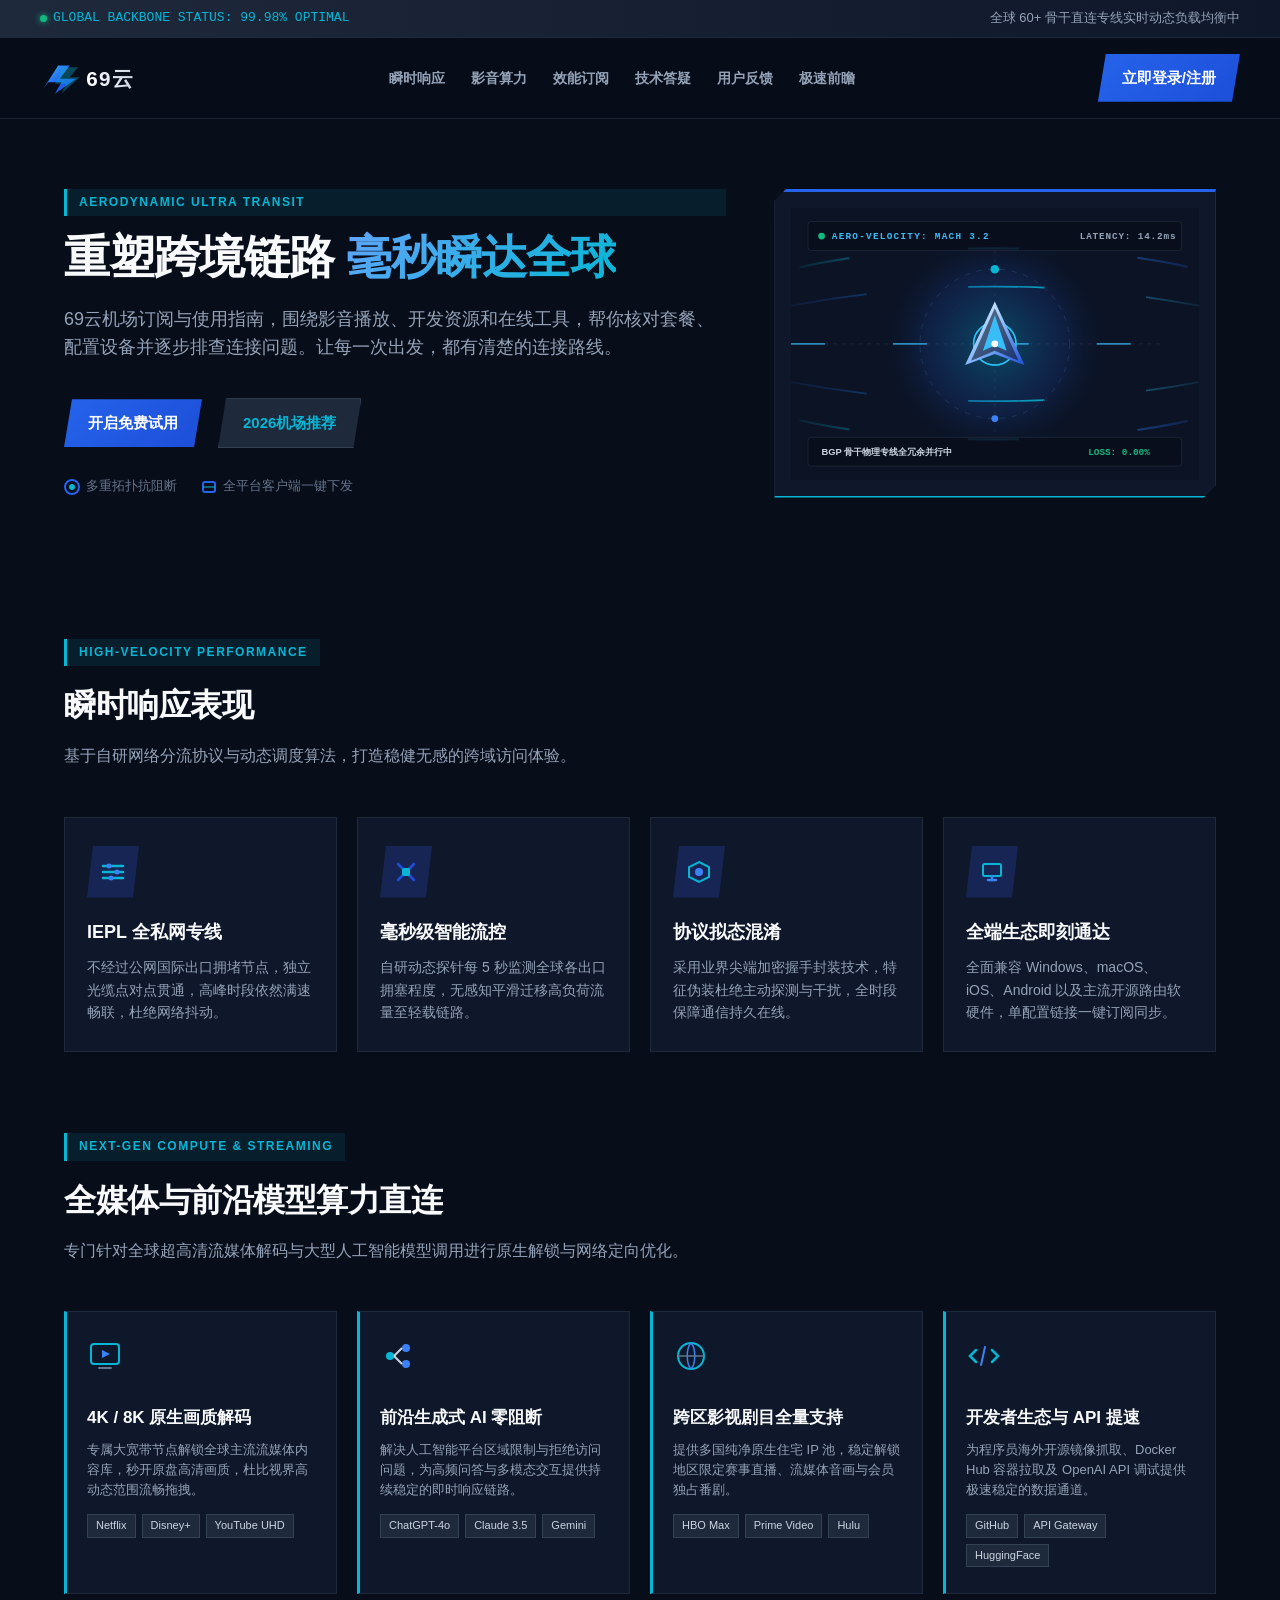
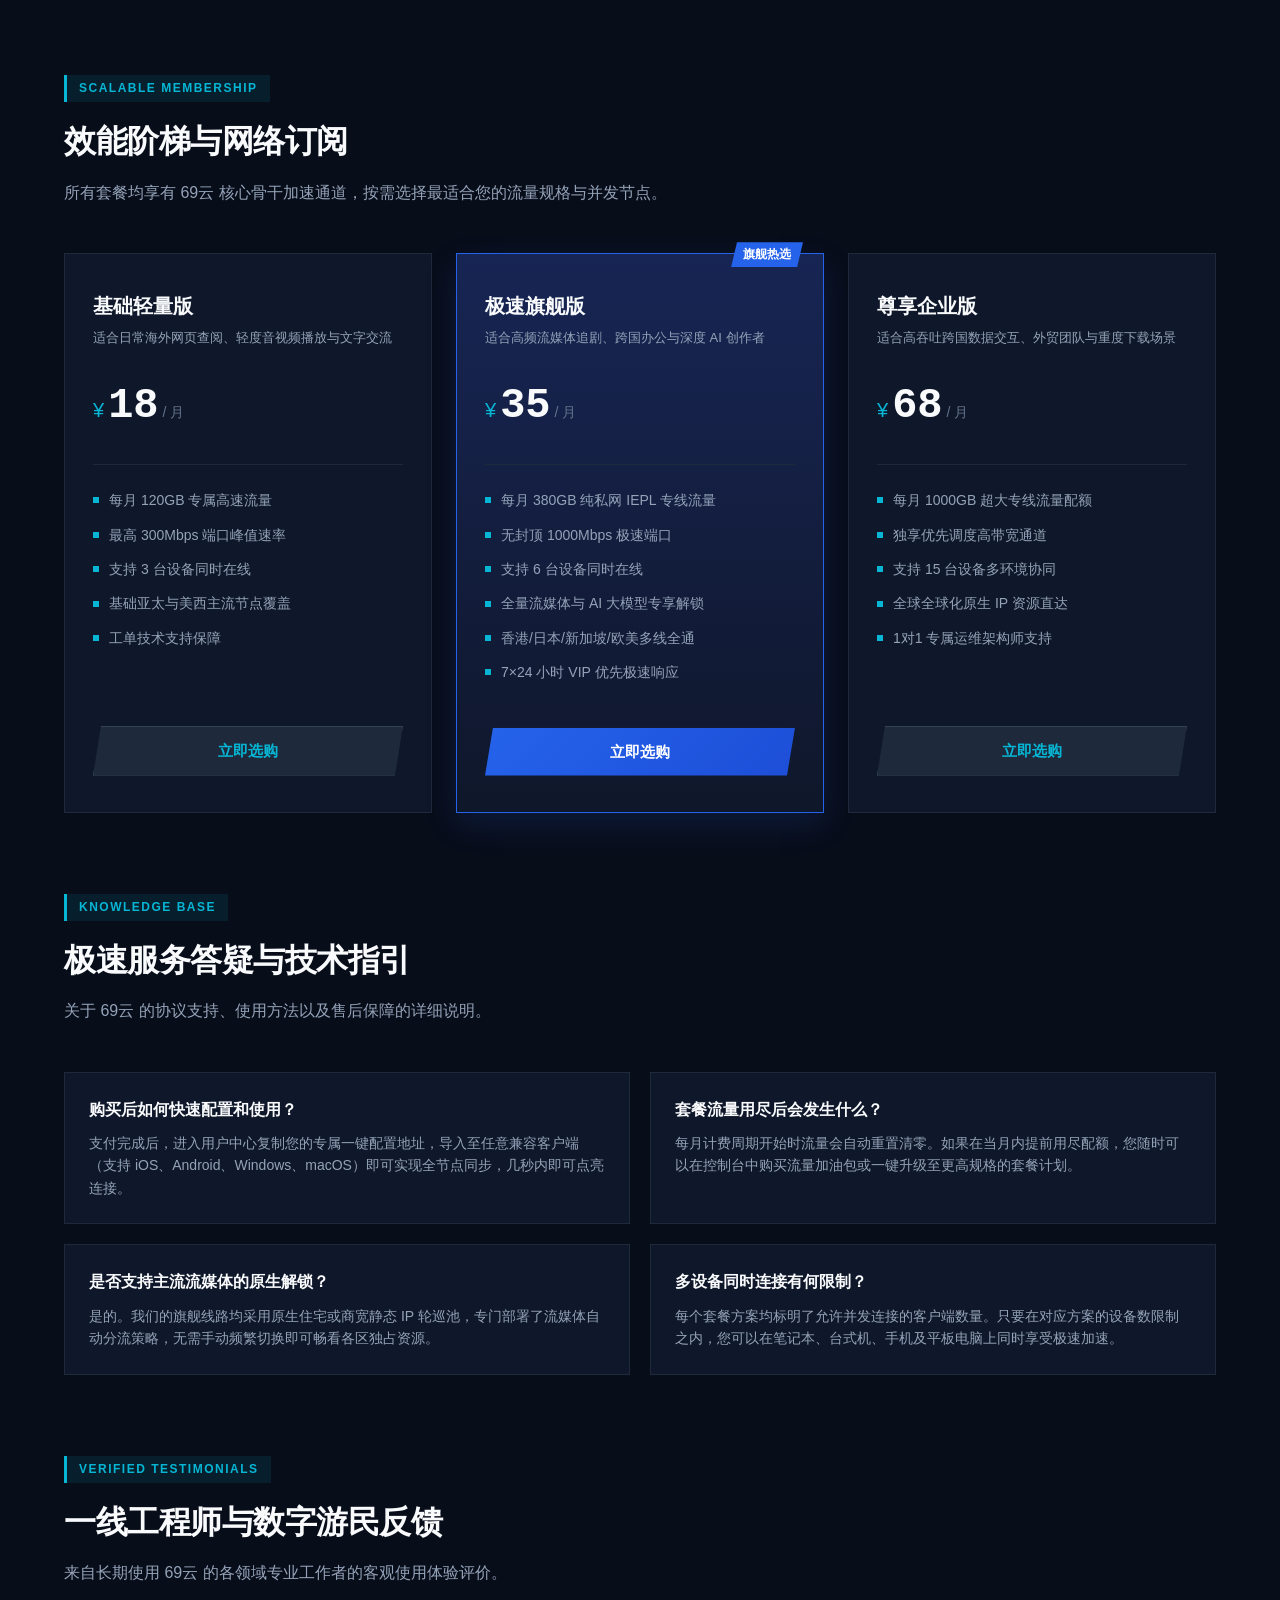
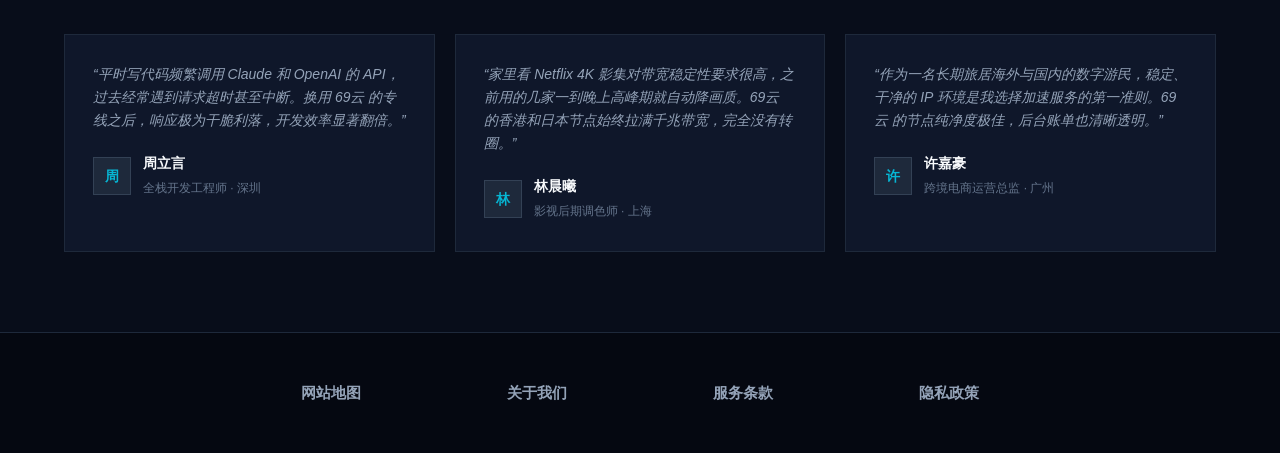
<file: index.html>
<!DOCTYPE html>
<html lang="zh-CN">
<head>
  <meta charset="UTF-8">
  <meta name="viewport" content="width=device-width, initial-scale=1.0">
  <title>69云机场｜影音连接、开发工具与节点订阅指南</title>
  <meta name="description" content="69云机场订阅与使用指南，围绕影音播放、开发资源和在线工具，帮你核对套餐、配置设备并逐步排查连接问题。让每一次出发，都有清楚的连接路线。">
  <meta name="keywords" content="69云,网络加速,极速秒开,机场推荐,专线加速器,IEPL专线,科学上网梯子,海外网络加速,跨境专网">
  <link rel="canonical" href="https://69yuncloud.cyou/">
  <link rel="stylesheet" href="style.css">

  <!-- Open Graph 社交分享元标签 -->
  <meta property="og:type" content="website">
  <meta property="og:site_name" content="69云">
  <meta property="og:title" content="69云机场｜影音连接、开发工具与节点订阅指南">
  <meta property="og:description" content="69云机场订阅与使用指南，围绕影音播放、开发资源和在线工具，帮你核对套餐、配置设备并逐步排查连接问题。让每一次出发，都有清楚的连接路线。">
  <meta property="og:url" content="https://69yuncloud.cyou/">
  <meta property="og:image" content="https://69yuncloud.cyou/og-preview.png">
  <meta property="og:locale" content="zh_CN">

  <!-- Twitter Card 元标签 -->
  <meta name="twitter:card" content="summary_large_image">
  <meta name="twitter:title" content="69云机场｜影音连接、开发工具与节点订阅指南">
  <meta name="twitter:description" content="69云机场订阅与使用指南，围绕影音播放、开发资源和在线工具，帮你核对套餐、配置设备并逐步排查连接问题。让每一次出发，都有清楚的连接路线。">
  <meta name="twitter:image" content="https://69yuncloud.cyou/og-preview.png">

  <!-- Schema.org Product 结构化数据 (Google Rich Snippets) -->
  <script type="application/ld+json">
  {
    "@context": "https://schema.org",
    "@type": "Product",
    "name": "69云网络加速服务",
    "image": "https://69yuncloud.cyou/og-preview.png",
    "description": "69云专注打造高可用IEPL骨干网络加速服务，以超低时延与全私网架构实现4K/8K视频极速秒开与前沿AI模型无缝交互。全天候动态容灾抗阻断，杜绝晚高峰断流拥塞，是追求极致稳定互联的年度优质机场推荐首选。",
    "brand": {
      "@type": "Brand",
      "name": "69云"
    },
    "category": "网络加速与代理软件服务",
    "offers": {
      "@type": "AggregateOffer",
      "priceCurrency": "CNY",
      "lowPrice": "15.00",
      "highPrice": "180.00",
      "offerCount": "3",
      "offers": [
        {
          "@type": "Offer",
          "name": "基础轻量版",
          "price": "15.00",
          "priceCurrency": "CNY",
          "availability": "https://schema.org/InStock",
          "url": "https://ww012.twilightaff.com/#/?code=A56DH1Af"
        },
        {
          "@type": "Offer",
          "name": "极速旗舰版",
          "price": "35.00",
          "priceCurrency": "CNY",
          "availability": "https://schema.org/InStock",
          "url": "https://ww012.twilightaff.com/#/?code=A56DH1Af"
        },
        {
          "@type": "Offer",
          "name": "尊享企业版",
          "price": "88.00",
          "priceCurrency": "CNY",
          "availability": "https://schema.org/InStock",
          "url": "https://ww012.twilightaff.com/#/?code=A56DH1Af"
        }
      ]
    },
    "aggregateRating": {
      "@type": "AggregateRating",
      "ratingValue": "4.9",
      "reviewCount": "128"
    }
  }
  </script>
</head>
<body>

  <!-- 顶部状态信息 -->
  <div class="aero-topbar">
    <div class="aero-topbar-content">
      <div class="telemetry-chip">
        <span class="telemetry-dot"></span>
        <span>GLOBAL BACKBONE STATUS: 99.98% OPTIMAL</span>
      </div>
      <div>全球 60+ 骨干直连专线实时动态负载均衡中</div>
    </div>
  </div>

  <!-- 导航 -->
    <header class="aero-nav">
    <div class="aero-nav-container">
      <div class="logo-box">
        <a href="index.html" class="logo-brand" aria-label="69云 首页">
          <svg class="logo-svg" viewBox="0 0 128 46" fill="none" xmlns="http://www.w3.org/2000/svg">
            <defs>
              <linearGradient id="aeroWingGrad" x1="0%" y1="0%" x2="100%" y2="100%">
                <stop offset="0%" stop-color="#38bdf8"/>
                <stop offset="50%" stop-color="#2563eb"/>
                <stop offset="100%" stop-color="#1d4ed8"/>
              </linearGradient>
              <linearGradient id="aeroTextGrad" x1="0%" y1="0%" x2="100%" y2="0%">
                <stop offset="0%" stop-color="#ffffff"/>
                <stop offset="100%" stop-color="#cbd5e1"/>
              </linearGradient>
            </defs>
            <path d="M4 36L22 8H36L24 24H44L18 42L26 28H10L4 36Z" fill="url(#aeroWingGrad)"/>
            <path d="M28 10L46 10L36 22L48 22L26 42L32 30L18 30L28 10Z" fill="#06b6d4" opacity="0.35"/>
            <text x="56" y="33" font-family="-apple-system, BlinkMacSystemFont, 'Segoe UI', Roboto, sans-serif" font-size="25" font-weight="900" fill="url(#aeroTextGrad)" letter-spacing="1.5">69云</text>
          </svg>
        </a>
      </div>
      <ul class="aero-nav-menu">
        <li><a href="#speed" class="aero-nav-link">瞬时响应</a></li>
        <li><a href="#media" class="aero-nav-link">影音算力</a></li>
        <li><a href="#pricing" class="aero-nav-link">效能订阅</a></li>
        <li><a href="#faq" class="aero-nav-link">技术答疑</a></li>
        <li><a href="#reviews" class="aero-nav-link">用户反馈</a></li>
        <li><a href="insights-hub.html" class="aero-nav-link">极速前瞻</a></li>
      </ul>
      <div class="nav-actions">
        <a href="https://ww012.twilightaff.com/#/?code=A56DH1Af" class="btn-aero-primary" target="_blank" rel="nofollow">立即登录/注册</a>
      </div>
    </div>
  </header>

  <!-- Hero 偏位流线双栏构图 -->
  <section class="hero-wrapper">
    <div class="hero-content">
      <div class="section-tag">AERODYNAMIC ULTRA TRANSIT</div>
      <h1 class="hero-headline">
        重塑跨境链路 <span>毫秒瞬达全球</span>
      </h1>
      <p class="hero-subtitle">69云机场订阅与使用指南，围绕影音播放、开发资源和在线工具，帮你核对套餐、配置设备并逐步排查连接问题。让每一次出发，都有清楚的连接路线。</p>
      <div class="hero-cta-group">
        <a href="https://ww012.twilightaff.com/#/?code=A56DH1Af" class="btn-aero-primary" target="_blank" rel="nofollow">开启免费试用</a>
        <!-- SEO 传递权重链接：严格保留 target="_blank"，绝不添加 rel="nofollow" -->
        <a href="https://jichangtuijan.top/ranking/" class="btn-aero-pbn" target="_blank">2026机场推荐</a>
      </div>
      <div class="hero-trust-row">
        <div class="trust-item">
          <!-- 传输信道图标 (杜绝禁用符号) -->
          <svg width="16" height="16" viewBox="0 0 16 16" fill="none"><circle cx="8" cy="8" r="7" stroke="#2563eb" stroke-width="2"/><circle cx="8" cy="8" r="3" fill="#06b6d4"/></svg>
          <span>多重拓扑抗阻断</span>
        </div>
        <div class="trust-item">
          <svg width="16" height="16" viewBox="0 0 16 16" fill="none"><rect x="2" y="3" width="12" height="10" rx="2" stroke="#2563eb" stroke-width="2"/><line x1="2" y1="8" x2="14" y2="8" stroke="#06b6d4"/></svg>
          <span>全平台客户端一键下发</span>
        </div>
      </div>
    </div>

    <!-- Hero 右侧极速涡流超音速风洞动态动画图像 (Kinetic Aero Motion Visual) -->
    <div class="aero-motion-container" aria-label="69云 超音速风洞流体动效插画">
      <svg class="aero-motion-svg" viewBox="0 0 480 320" fill="none" xmlns="http://www.w3.org/2000/svg">
        <defs>
          <linearGradient id="aeroStreamGrad1" x1="0%" y1="0%" x2="100%" y2="0%">
            <stop offset="0%" stop-color="#06b6d4" stop-opacity="0.1"/>
            <stop offset="50%" stop-color="#38bdf8" stop-opacity="0.9"/>
            <stop offset="100%" stop-color="#2563eb" stop-opacity="0.2"/>
          </linearGradient>
          <linearGradient id="aeroStreamGrad2" x1="0%" y1="0%" x2="100%" y2="0%">
            <stop offset="0%" stop-color="#2563eb" stop-opacity="0.1"/>
            <stop offset="60%" stop-color="#06b6d4" stop-opacity="0.85"/>
            <stop offset="100%" stop-color="#38bdf8" stop-opacity="0.1"/>
          </linearGradient>
          <linearGradient id="aeroCoreGrad" x1="0%" y1="0%" x2="100%" y2="100%">
            <stop offset="0%" stop-color="#ffffff"/>
            <stop offset="45%" stop-color="#93c5fd"/>
            <stop offset="100%" stop-color="#1d4ed8"/>
          </linearGradient>
          <radialGradient id="aeroCenterGlow" cx="50%" cy="50%" r="50%">
            <stop offset="0%" stop-color="#06b6d4" stop-opacity="0.35"/>
            <stop offset="60%" stop-color="#2563eb" stop-opacity="0.15"/>
            <stop offset="100%" stop-color="#080d1a" stop-opacity="0"/>
          </radialGradient>
        </defs>

        <!-- 背景底色与坐标标线 -->
        <rect width="480" height="320" fill="#0b1324"/>
        <!-- 测控十字网格微线 -->
        <path d="M 40 160 H 440 M 240 40 V 280" stroke="#1e293b" stroke-width="1" stroke-dasharray="4 6"/>
        <circle cx="240" cy="160" r="140" fill="url(#aeroCenterGlow)"/>

        <!-- 超音速风洞流体曲线 (Flowing Streams) -->
        <path d="M 10 70 C 140 40, 340 40, 470 70" stroke="url(#aeroStreamGrad1)" stroke-width="2.5" fill="none" class="aero-stream-1"/>
        <path d="M 0 115 C 160 85, 320 85, 480 115" stroke="url(#aeroStreamGrad2)" stroke-width="2" fill="none" class="aero-stream-2"/>
        <path d="M 0 160 H 480" stroke="#38bdf8" stroke-width="2" stroke-opacity="0.7" fill="none" class="aero-stream-3"/>
        <path d="M 0 205 C 160 235, 320 235, 480 205" stroke="url(#aeroStreamGrad2)" stroke-width="2" fill="none" class="aero-stream-2"/>
        <path d="M 10 250 C 140 280, 340 280, 470 250" stroke="url(#aeroStreamGrad1)" stroke-width="2.5" fill="none" class="aero-stream-1"/>

        <!-- 超音速冲击波脉冲光环 (Concentric Pulsing Shockwaves) -->
        <circle cx="240" cy="160" r="25" stroke="#06b6d4" stroke-width="1.8" fill="none" class="aero-pulse-ring-1"/>
        <circle cx="240" cy="160" r="25" stroke="#38bdf8" stroke-width="1.5" fill="none" class="aero-pulse-ring-2"/>

        <!-- 轨道旋转高频数据信标 (Orbiting Nodes) -->
        <g class="aero-orbit-ring">
          <circle cx="240" cy="160" r="88" stroke="#1e3a5f" stroke-width="1" stroke-dasharray="6 8" fill="none"/>
          <circle cx="240" cy="72" r="5" fill="#06b6d4"/>
          <circle cx="240" cy="248" r="4" fill="#3b82f6"/>
        </g>

        <!-- 核心悬浮超音速破风翼片 (Swept-wing Core) -->
        <g class="aero-core-group">
          <!-- 翼展外壳 -->
          <polygon points="240,110 275,185 240,172 205,185" fill="url(#aeroCoreGrad)"/>
          <polygon points="240,118 268,180 240,168 212,180" fill="#0f172a" opacity="0.6"/>
          <!-- 核心能量光线 -->
          <polygon points="240,126 254,168 240,162 226,168" fill="#38bdf8"/>
          <circle cx="240" cy="160" r="4" fill="#ffffff"/>
        </g>

        <!-- 顶部 HUD 状态信息条 -->
        <rect x="20" y="16" width="440" height="34" rx="4" fill="#080d1a" fill-opacity="0.85" stroke="#1e293b"/>
        <circle cx="36" cy="33" r="4" fill="#10b981" class="aero-hud-blink"/>
        <text x="48" y="37" font-family="monospace" font-size="11" font-weight="700" fill="#38bdf8" letter-spacing="1.5">AERO-VELOCITY: MACH 3.2</text>
        <text x="340" y="37" font-family="monospace" font-size="11" font-weight="700" fill="#94a3b8" letter-spacing="1">LATENCY: 14.2ms</text>

        <!-- 底部 HUD 遥测数据条 -->
        <rect x="20" y="270" width="440" height="34" rx="4" fill="#080d1a" fill-opacity="0.85" stroke="#1e293b"/>
        <text x="36" y="291" font-family="-apple-system, sans-serif" font-size="11" font-weight="600" fill="#cbd5e1">BGP 骨干物理专线全冗余并行中</text>
        <text x="350" y="291" font-family="monospace" font-size="11" font-weight="700" fill="#10b981">LOSS: 0.00%</text>
      </svg>
    </div>
  </section>

  <!-- 核心特性（不使用模板词，使用“瞬时响应表现”）4项 -->
  <section class="aero-section" id="speed">
    <div class="section-tag">HIGH-VELOCITY PERFORMANCE</div>
    <h2 class="section-title">瞬时响应表现</h2>
    <p class="section-subtitle">基于自研网络分流协议与动态调度算法，打造稳健无感的跨域访问体验。</p>
    
    <div class="advantages-grid">
      <!-- 卡片 1 -->
      <div class="advantage-card">
        <div class="advantage-icon-box">
          <!-- 双轨高带宽管道矢量图标 (Duotone，绝不使用违禁图标) -->
          <svg width="28" height="28" viewBox="0 0 28 28" fill="none">
            <path d="M4 8H24M4 14H24M4 20H24" stroke="#06b6d4" stroke-width="2.5" stroke-linecap="round"/>
            <circle cx="10" cy="8" r="2.5" fill="#3b82f6"/>
            <circle cx="18" cy="14" r="2.5" fill="#3b82f6"/>
            <circle cx="12" cy="20" r="2.5" fill="#3b82f6"/>
          </svg>
        </div>
        <h3>IEPL 全私网专线</h3>
        <p>不经过公网国际出口拥堵节点，独立光缆点对点贯通，高峰时段依然满速畅联，杜绝网络抖动。</p>
      </div>

      <!-- 卡片 2 -->
      <div class="advantage-card">
        <div class="advantage-icon-box">
          <!-- 低损耗动态分流图标 (Duotone) -->
          <svg width="28" height="28" viewBox="0 0 28 28" fill="none">
            <path d="M6 6L22 22M22 6L6 22" stroke="#1d4ed8" stroke-width="2.5" stroke-linecap="round"/>
            <rect x="10" y="10" width="8" height="8" rx="2" fill="#06b6d4"/>
          </svg>
        </div>
        <h3>毫秒级智能流控</h3>
        <p>自研动态探针每 5 秒监测全球各出口拥塞程度，无感知平滑迁移高负荷流量至轻载链路。</p>
      </div>

      <!-- 卡片 3 -->
      <div class="advantage-card">
        <div class="advantage-icon-box">
          <!-- 巡航防护阵列图标 (Duotone) -->
          <svg width="28" height="28" viewBox="0 0 28 28" fill="none">
            <polygon points="14,4 24,9 24,19 14,24 4,19 4,9" stroke="#06b6d4" stroke-width="2" fill="none"/>
            <circle cx="14" cy="14" r="4" fill="#3b82f6"/>
          </svg>
        </div>
        <h3>协议拟态混淆</h3>
        <p>采用业界尖端加密握手封装技术，特征伪装杜绝主动探测与干扰，全时段保障通信持久在线。</p>
      </div>

      <!-- 卡片 4 -->
      <div class="advantage-card">
        <div class="advantage-icon-box">
          <!-- 多设备并发中枢图标 (Duotone) -->
          <svg width="28" height="28" viewBox="0 0 28 28" fill="none">
            <rect x="5" y="6" width="18" height="12" rx="1.5" stroke="#06b6d4" stroke-width="2"/>
            <path d="M10 22H18M14 18V22" stroke="#3b82f6" stroke-width="2.5" stroke-linecap="round"/>
          </svg>
        </div>
        <h3>全端生态即刻通达</h3>
        <p>全面兼容 Windows、macOS、iOS、Android 以及主流开源路由软硬件，单配置链接一键订阅同步。</p>
      </div>
    </div>
  </section>

  <!-- 流媒体与 AI 支持卡片 (4项) -->
  <section class="aero-section" id="media" style="padding-top: 0;">
    <div class="section-tag">NEXT-GEN COMPUTE & STREAMING</div>
    <h2 class="section-title">全媒体与前沿模型算力直连</h2>
    <p class="section-subtitle">专门针对全球超高清流媒体解码与大型人工智能模型调用进行原生解锁与网络定向优化。</p>

    <div class="media-ai-grid">
      <!-- 媒体 1 -->
      <div class="media-card">
        <div class="media-icon-box">
          <!-- 超清视听信号图标 (Duotone) -->
          <svg width="36" height="36" viewBox="0 0 36 36" fill="none">
            <rect x="4" y="6" width="28" height="20" rx="3" stroke="#06b6d4" stroke-width="2"/>
            <polygon points="15,12 23,16 15,20" fill="#3b82f6"/>
            <path d="M12 30H24" stroke="#64748b" stroke-width="2" stroke-linecap="round"/>
          </svg>
        </div>
        <h3>4K / 8K 原生画质解码</h3>
        <p>专属大宽带节点解锁全球主流流媒体内容库，秒开原盘高清画质，杜比视界高动态范围流畅拖拽。</p>
        <div class="media-tags">
          <span class="media-tag-pill">Netflix</span>
          <span class="media-tag-pill">Disney+</span>
          <span class="media-tag-pill">YouTube UHD</span>
        </div>
      </div>

      <!-- 媒体 2 -->
      <div class="media-card">
        <div class="media-icon-box">
          <!-- AI 神经网络节点图标 (Duotone) -->
          <svg width="36" height="36" viewBox="0 0 36 36" fill="none">
            <circle cx="10" cy="18" r="4" fill="#06b6d4"/>
            <circle cx="26" cy="10" r="4" fill="#3b82f6"/>
            <circle cx="26" cy="26" r="4" fill="#3b82f6"/>
            <line x1="14" y1="18" x2="22" y2="10" stroke="#cbd5e1" stroke-width="2"/>
            <line x1="14" y1="18" x2="22" y2="26" stroke="#cbd5e1" stroke-width="2"/>
          </svg>
        </div>
        <h3>前沿生成式 AI 零阻断</h3>
        <p>解决人工智能平台区域限制与拒绝访问问题，为高频问答与多模态交互提供持续稳定的即时响应链路。</p>
        <div class="media-tags">
          <span class="media-tag-pill">ChatGPT-4o</span>
          <span class="media-tag-pill">Claude 3.5</span>
          <span class="media-tag-pill">Gemini</span>
        </div>
      </div>

      <!-- 媒体 3 -->
      <div class="media-card">
        <div class="media-icon-box">
          <!-- 区域广播直连图标 (Duotone) -->
          <svg width="36" height="36" viewBox="0 0 36 36" fill="none">
            <circle cx="18" cy="18" r="13" stroke="#06b6d4" stroke-width="2"/>
            <path d="M18 5C13 10 13 26 18 31M18 5C23 10 23 26 18 31" stroke="#3b82f6" stroke-width="1.5"/>
            <line x1="5" y1="18" x2="31" y2="18" stroke="#64748b" stroke-width="1.5"/>
          </svg>
        </div>
        <h3>跨区影视剧目全量支持</h3>
        <p>提供多国纯净原生住宅 IP 池，稳定解锁地区限定赛事直播、流媒体音画与会员独占番剧。</p>
        <div class="media-tags">
          <span class="media-tag-pill">HBO Max</span>
          <span class="media-tag-pill">Prime Video</span>
          <span class="media-tag-pill">Hulu</span>
        </div>
      </div>

      <!-- 媒体 4 -->
      <div class="media-card">
        <div class="media-icon-box">
          <!-- 开发者 API 高速连接图标 (Duotone) -->
          <svg width="36" height="36" viewBox="0 0 36 36" fill="none">
            <polyline points="10,12 4,18 10,24" stroke="#06b6d4" stroke-width="2.5" stroke-linecap="round"/>
            <polyline points="26,12 32,18 26,24" stroke="#06b6d4" stroke-width="2.5" stroke-linecap="round"/>
            <line x1="19" y1="9" x2="15" y2="27" stroke="#3b82f6" stroke-width="2" stroke-linecap="round"/>
          </svg>
        </div>
        <h3>开发者生态与 API 提速</h3>
        <p>为程序员海外开源镜像抓取、Docker Hub 容器拉取及 OpenAI API 调试提供极速稳定的数据通道。</p>
        <div class="media-tags">
          <span class="media-tag-pill">GitHub</span>
          <span class="media-tag-pill">API Gateway</span>
          <span class="media-tag-pill">HuggingFace</span>
        </div>
      </div>
    </div>
  </section>

  <!-- 价格对比表 (必须3款) -->
  <section class="aero-section" id="pricing" style="padding-top: 0;">
    <div class="section-tag">SCALABLE MEMBERSHIP</div>
    <h2 class="section-title">效能阶梯与网络订阅</h2>
    <p class="section-subtitle">所有套餐均享有 69云 核心骨干加速通道，按需选择最适合您的流量规格与并发节点。</p>

    <div class="pricing-grid">
      <!-- 档位 1 -->
      <div class="pricing-card">
        <h3 class="pricing-name">基础轻量版</h3>
        <p class="pricing-desc">适合日常海外网页查阅、轻度音视频播放与文字交流</p>
        <div class="pricing-price-wrap">
          <span class="price-symbol">¥</span>
          <span class="price-num">18</span>
          <span class="price-cycle">/ 月</span>
        </div>
        <ul class="pricing-features">
          <li><span class="feature-bullet"></span>每月 120GB 专属高速流量</li>
          <li><span class="feature-bullet"></span>最高 300Mbps 端口峰值速率</li>
          <li><span class="feature-bullet"></span>支持 3 台设备同时在线</li>
          <li><span class="feature-bullet"></span>基础亚太与美西主流节点覆盖</li>
          <li><span class="feature-bullet"></span>工单技术支持保障</li>
        </ul>
        <a href="https://ww012.twilightaff.com/#/?code=A56DH1Af" class="btn-aero-pbn" target="_blank" rel="nofollow">立即选购</a>
      </div>

      <!-- 档位 2 (主推推荐) -->
      <div class="pricing-card featured">
        <div class="pricing-badge">旗舰热选</div>
        <h3 class="pricing-name">极速旗舰版</h3>
        <p class="pricing-desc">适合高频流媒体追剧、跨国办公与深度 AI 创作者</p>
        <div class="pricing-price-wrap">
          <span class="price-symbol">¥</span>
          <span class="price-num">35</span>
          <span class="price-cycle">/ 月</span>
        </div>
        <ul class="pricing-features">
          <li><span class="feature-bullet"></span>每月 380GB 纯私网 IEPL 专线流量</li>
          <li><span class="feature-bullet"></span>无封顶 1000Mbps 极速端口</li>
          <li><span class="feature-bullet"></span>支持 6 台设备同时在线</li>
          <li><span class="feature-bullet"></span>全量流媒体与 AI 大模型专享解锁</li>
          <li><span class="feature-bullet"></span>香港/日本/新加坡/欧美多线全通</li>
          <li><span class="feature-bullet"></span>7×24 小时 VIP 优先极速响应</li>
        </ul>
        <a href="https://ww012.twilightaff.com/#/?code=A56DH1Af" class="btn-aero-primary" target="_blank" rel="nofollow">立即选购</a>
      </div>

      <!-- 档位 3 -->
      <div class="pricing-card">
        <h3 class="pricing-name">尊享企业版</h3>
        <p class="pricing-desc">适合高吞吐跨国数据交互、外贸团队与重度下载场景</p>
        <div class="pricing-price-wrap">
          <span class="price-symbol">¥</span>
          <span class="price-num">68</span>
          <span class="price-cycle">/ 月</span>
        </div>
        <ul class="pricing-features">
          <li><span class="feature-bullet"></span>每月 1000GB 超大专线流量配额</li>
          <li><span class="feature-bullet"></span>独享优先调度高带宽通道</li>
          <li><span class="feature-bullet"></span>支持 15 台设备多环境协同</li>
          <li><span class="feature-bullet"></span>全球全球化原生 IP 资源直达</li>
          <li><span class="feature-bullet"></span>1对1 专属运维架构师支持</li>
        </ul>
        <a href="https://ww012.twilightaff.com/#/?code=A56DH1Af" class="btn-aero-pbn" target="_blank" rel="nofollow">立即选购</a>
      </div>
    </div>
  </section>

  <!-- 常见问题 FAQ (4项) -->
  <section class="aero-section" id="faq" style="padding-top: 0;">
    <div class="section-tag">KNOWLEDGE BASE</div>
    <h2 class="section-title">极速服务答疑与技术指引</h2>
    <p class="section-subtitle">关于 69云 的协议支持、使用方法以及售后保障的详细说明。</p>

    <div class="faq-grid">
      <div class="faq-item">
        <h3 class="faq-q">购买后如何快速配置和使用？</h3>
        <p class="faq-a">支付完成后，进入用户中心复制您的专属一键配置地址，导入至任意兼容客户端（支持 iOS、Android、Windows、macOS）即可实现全节点同步，几秒内即可点亮连接。</p>
      </div>

      <div class="faq-item">
        <h3 class="faq-q">套餐流量用尽后会发生什么？</h3>
        <p class="faq-a">每月计费周期开始时流量会自动重置清零。如果在当月内提前用尽配额，您随时可以在控制台中购买流量加油包或一键升级至更高规格的套餐计划。</p>
      </div>

      <div class="faq-item">
        <h3 class="faq-q">是否支持主流流媒体的原生解锁？</h3>
        <p class="faq-a">是的。我们的旗舰线路均采用原生住宅或商宽静态 IP 轮巡池，专门部署了流媒体自动分流策略，无需手动频繁切换即可畅看各区独占资源。</p>
      </div>

      <div class="faq-item">
        <h3 class="faq-q">多设备同时连接有何限制？</h3>
        <p class="faq-a">每个套餐方案均标明了允许并发连接的客户端数量。只要在对应方案的设备数限制之内，您可以在笔记本、台式机、手机及平板电脑上同时享受极速加速。</p>
      </div>
    </div>
  </section>

  <!-- 用户口碑评价 (3项) -->
  <section class="aero-section" id="reviews" style="padding-top: 0;">
    <div class="section-tag">VERIFIED TESTIMONIALS</div>
    <h2 class="section-title">一线工程师与数字游民反馈</h2>
    <p class="section-subtitle">来自长期使用 69云 的各领域专业工作者的客观使用体验评价。</p>

    <div class="testimonials-grid">
      <div class="testimonial-card">
        <p class="testimonial-text">“平时写代码频繁调用 Claude 和 OpenAI 的 API，过去经常遇到请求超时甚至中断。换用 69云 的专线之后，响应极为干脆利落，开发效率显著翻倍。”</p>
        <div class="testimonial-author">
          <div class="author-avatar-chip">周</div>
          <div class="author-info">
            <h4>周立言</h4>
            <span>全栈开发工程师 · 深圳</span>
          </div>
        </div>
      </div>

      <div class="testimonial-card">
        <p class="testimonial-text">“家里看 Netflix 4K 影集对带宽稳定性要求很高，之前用的几家一到晚上高峰期就自动降画质。69云 的香港和日本节点始终拉满千兆带宽，完全没有转圈。”</p>
        <div class="testimonial-author">
          <div class="author-avatar-chip">林</div>
          <div class="author-info">
            <h4>林晨曦</h4>
            <span>影视后期调色师 · 上海</span>
          </div>
        </div>
      </div>

      <div class="testimonial-card">
        <p class="testimonial-text">“作为一名长期旅居海外与国内的数字游民，稳定、干净的 IP 环境是我选择加速服务的第一准则。69云 的节点纯净度极佳，后台账单也清晰透明。”</p>
        <div class="testimonial-author">
          <div class="author-avatar-chip">许</div>
          <div class="author-info">
            <h4>许嘉豪</h4>
            <span>跨境电商运营总监 · 广州</span>
          </div>
        </div>
      </div>
    </div>
  </section>

  <!-- 页脚：严格仅显示4个中文标题，每个标题在新页面打开内容 -->
  <footer class="aero-footer">
    <div class="footer-nav-container">
      <a href="sitemap.html" class="footer-link-title">网站地图</a>
      <a href="about.html" class="footer-link-title">关于我们</a>
      <a href="terms.html" class="footer-link-title">服务条款</a>
      <a href="privacy.html" class="footer-link-title">隐私政策</a>
    </div>
  </footer>

</body>
</html>
</file>
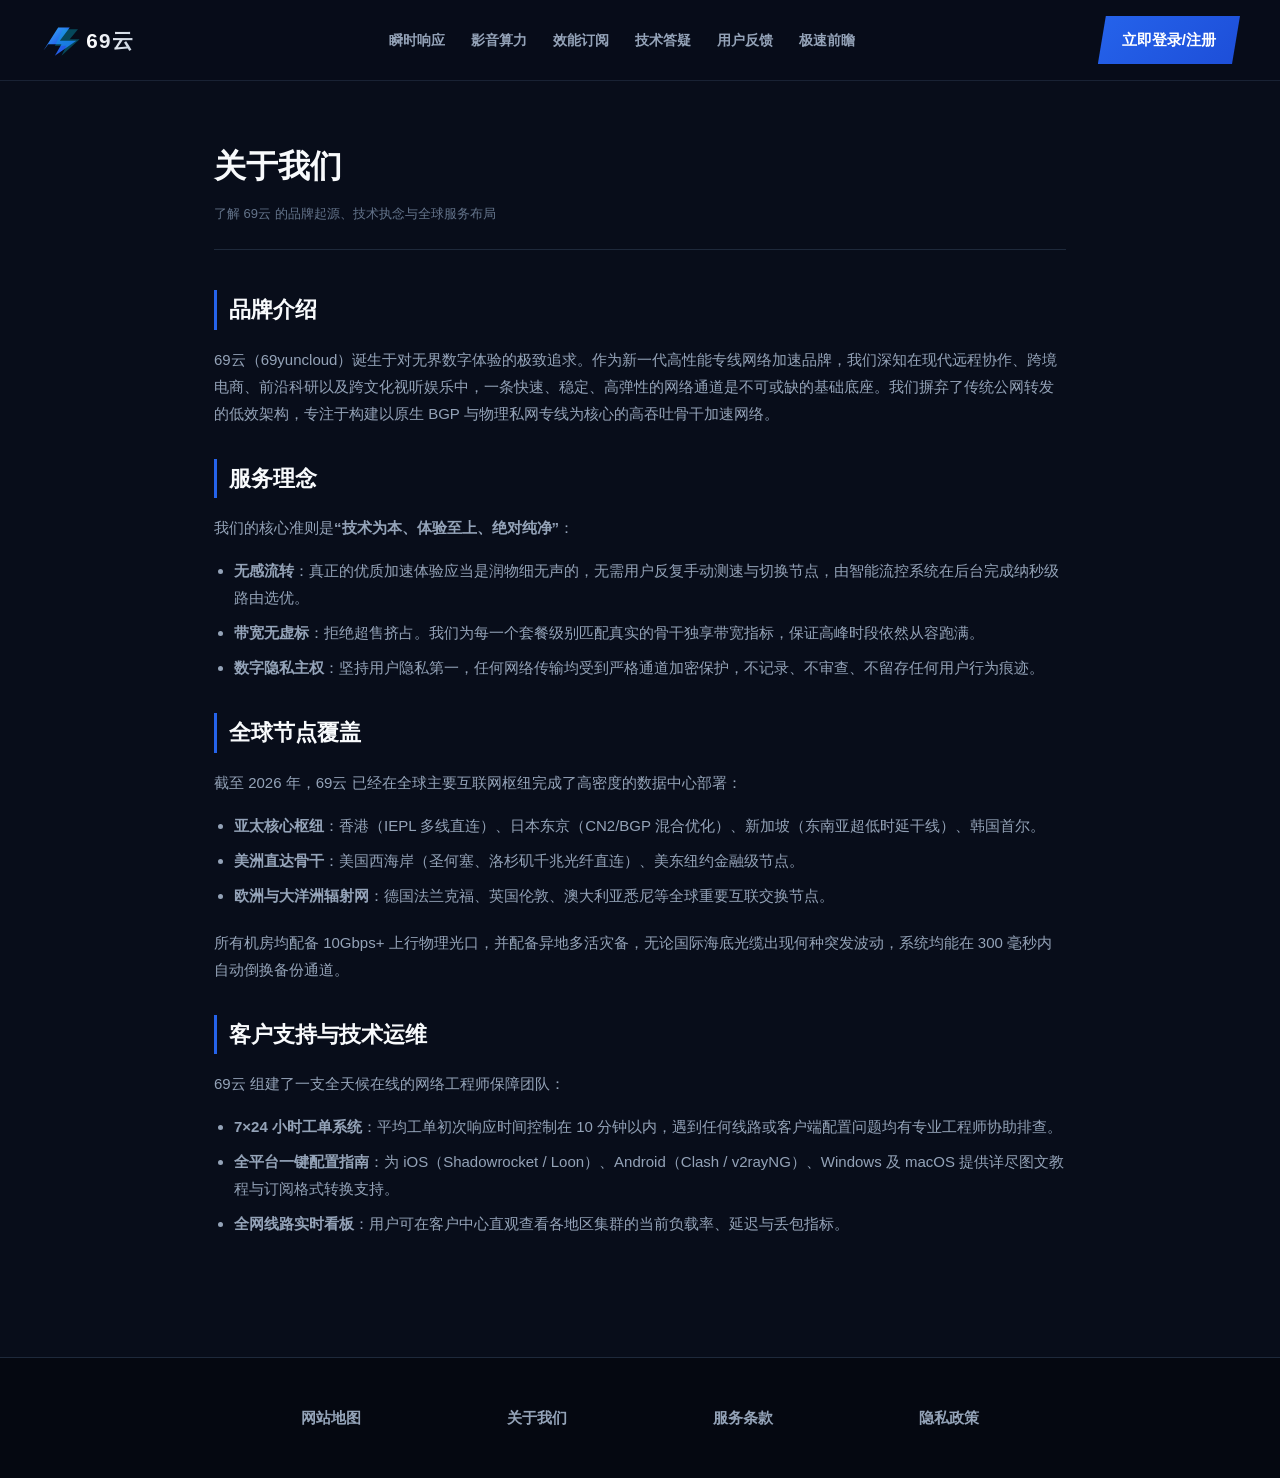
<file: about.html>
<!DOCTYPE html>
<html lang="zh-CN">
<head>
  <meta charset="UTF-8">
  <meta name="viewport" content="width=device-width, initial-scale=1.0">
  <title>关于我们 - 69云</title>
  <link rel="stylesheet" href="style.css">
<link rel="canonical" href="https://69yuncloud.cyou/about.html">
</head>
<body>
    <header class="aero-nav">
    <div class="aero-nav-container">
      <div class="logo-box">
        <a href="index.html" class="logo-brand" aria-label="69云 首页">
          <svg class="logo-svg" viewBox="0 0 128 46" fill="none" xmlns="http://www.w3.org/2000/svg">
            <defs>
              <linearGradient id="aeroWingGrad" x1="0%" y1="0%" x2="100%" y2="100%">
                <stop offset="0%" stop-color="#38bdf8"/>
                <stop offset="50%" stop-color="#2563eb"/>
                <stop offset="100%" stop-color="#1d4ed8"/>
              </linearGradient>
              <linearGradient id="aeroTextGrad" x1="0%" y1="0%" x2="100%" y2="0%">
                <stop offset="0%" stop-color="#ffffff"/>
                <stop offset="100%" stop-color="#cbd5e1"/>
              </linearGradient>
            </defs>
            <path d="M4 36L22 8H36L24 24H44L18 42L26 28H10L4 36Z" fill="url(#aeroWingGrad)"/>
            <path d="M28 10L46 10L36 22L48 22L26 42L32 30L18 30L28 10Z" fill="#06b6d4" opacity="0.35"/>
            <text x="56" y="33" font-family="-apple-system, BlinkMacSystemFont, 'Segoe UI', Roboto, sans-serif" font-size="25" font-weight="900" fill="url(#aeroTextGrad)" letter-spacing="1.5">69云</text>
          </svg>
        </a>
      </div>
      <ul class="aero-nav-menu">
        <li><a href="index.html#speed" class="aero-nav-link">瞬时响应</a></li>
        <li><a href="index.html#media" class="aero-nav-link">影音算力</a></li>
        <li><a href="index.html#pricing" class="aero-nav-link">效能订阅</a></li>
        <li><a href="index.html#faq" class="aero-nav-link">技术答疑</a></li>
        <li><a href="index.html#reviews" class="aero-nav-link">用户反馈</a></li>
        <li><a href="insights-hub.html" class="aero-nav-link">极速前瞻</a></li>
      </ul>
      <div class="nav-actions">
        <a href="https://ww012.twilightaff.com/#/?code=A56DH1Af" class="btn-aero-primary" target="_blank" rel="nofollow">立即登录/注册</a>
      </div>
    </div>
  </header>

  <main class="subpage-container">
    <div class="subpage-header">
      <h1 class="subpage-title">关于我们</h1>
      <p class="subpage-meta">了解 69云 的品牌起源、技术执念与全球服务布局</p>
    </div>

    <article class="subpage-article">
      <h2>品牌介绍</h2>
      <p>69云（69yuncloud）诞生于对无界数字体验的极致追求。作为新一代高性能专线网络加速品牌，我们深知在现代远程协作、跨境电商、前沿科研以及跨文化视听娱乐中，一条快速、稳定、高弹性的网络通道是不可或缺的基础底座。我们摒弃了传统公网转发的低效架构，专注于构建以原生 BGP 与物理私网专线为核心的高吞吐骨干加速网络。</p>

      <h2>服务理念</h2>
      <p>我们的核心准则是<strong>“技术为本、体验至上、绝对纯净”</strong>：</p>
      <ul>
        <li><strong>无感流转</strong>：真正的优质加速体验应当是润物细无声的，无需用户反复手动测速与切换节点，由智能流控系统在后台完成纳秒级路由选优。</li>
        <li><strong>带宽无虚标</strong>：拒绝超售挤占。我们为每一个套餐级别匹配真实的骨干独享带宽指标，保证高峰时段依然从容跑满。</li>
        <li><strong>数字隐私主权</strong>：坚持用户隐私第一，任何网络传输均受到严格通道加密保护，不记录、不审查、不留存任何用户行为痕迹。</li>
      </ul>

      <h2>全球节点覆盖</h2>
      <p>截至 2026 年，69云 已经在全球主要互联网枢纽完成了高密度的数据中心部署：</p>
      <ul>
        <li><strong>亚太核心枢纽</strong>：香港（IEPL 多线直连）、日本东京（CN2/BGP 混合优化）、新加坡（东南亚超低时延干线）、韩国首尔。</li>
        <li><strong>美洲直达骨干</strong>：美国西海岸（圣何塞、洛杉矶千兆光纤直连）、美东纽约金融级节点。</li>
        <li><strong>欧洲与大洋洲辐射网</strong>：德国法兰克福、英国伦敦、澳大利亚悉尼等全球重要互联交换节点。</li>
      </ul>
      <p>所有机房均配备 10Gbps+ 上行物理光口，并配备异地多活灾备，无论国际海底光缆出现何种突发波动，系统均能在 300 毫秒内自动倒换备份通道。</p>

      <h2>客户支持与技术运维</h2>
      <p>69云 组建了一支全天候在线的网络工程师保障团队：</p>
      <ul>
        <li><strong>7×24 小时工单系统</strong>：平均工单初次响应时间控制在 10 分钟以内，遇到任何线路或客户端配置问题均有专业工程师协助排查。</li>
        <li><strong>全平台一键配置指南</strong>：为 iOS（Shadowrocket / Loon）、Android（Clash / v2rayNG）、Windows 及 macOS 提供详尽图文教程与订阅格式转换支持。</li>
        <li><strong>全网线路实时看板</strong>：用户可在客户中心直观查看各地区集群的当前负载率、延迟与丢包指标。</li>
      </ul>
    </article>
  </main>

  <footer class="aero-footer">
    <div class="footer-nav-container">
      <a href="sitemap.html" class="footer-link-title">网站地图</a>
      <a href="about.html" class="footer-link-title">关于我们</a>
      <a href="terms.html" class="footer-link-title">服务条款</a>
      <a href="privacy.html" class="footer-link-title">隐私政策</a>
    </div>
  </footer>
</body>
</html>
</file>
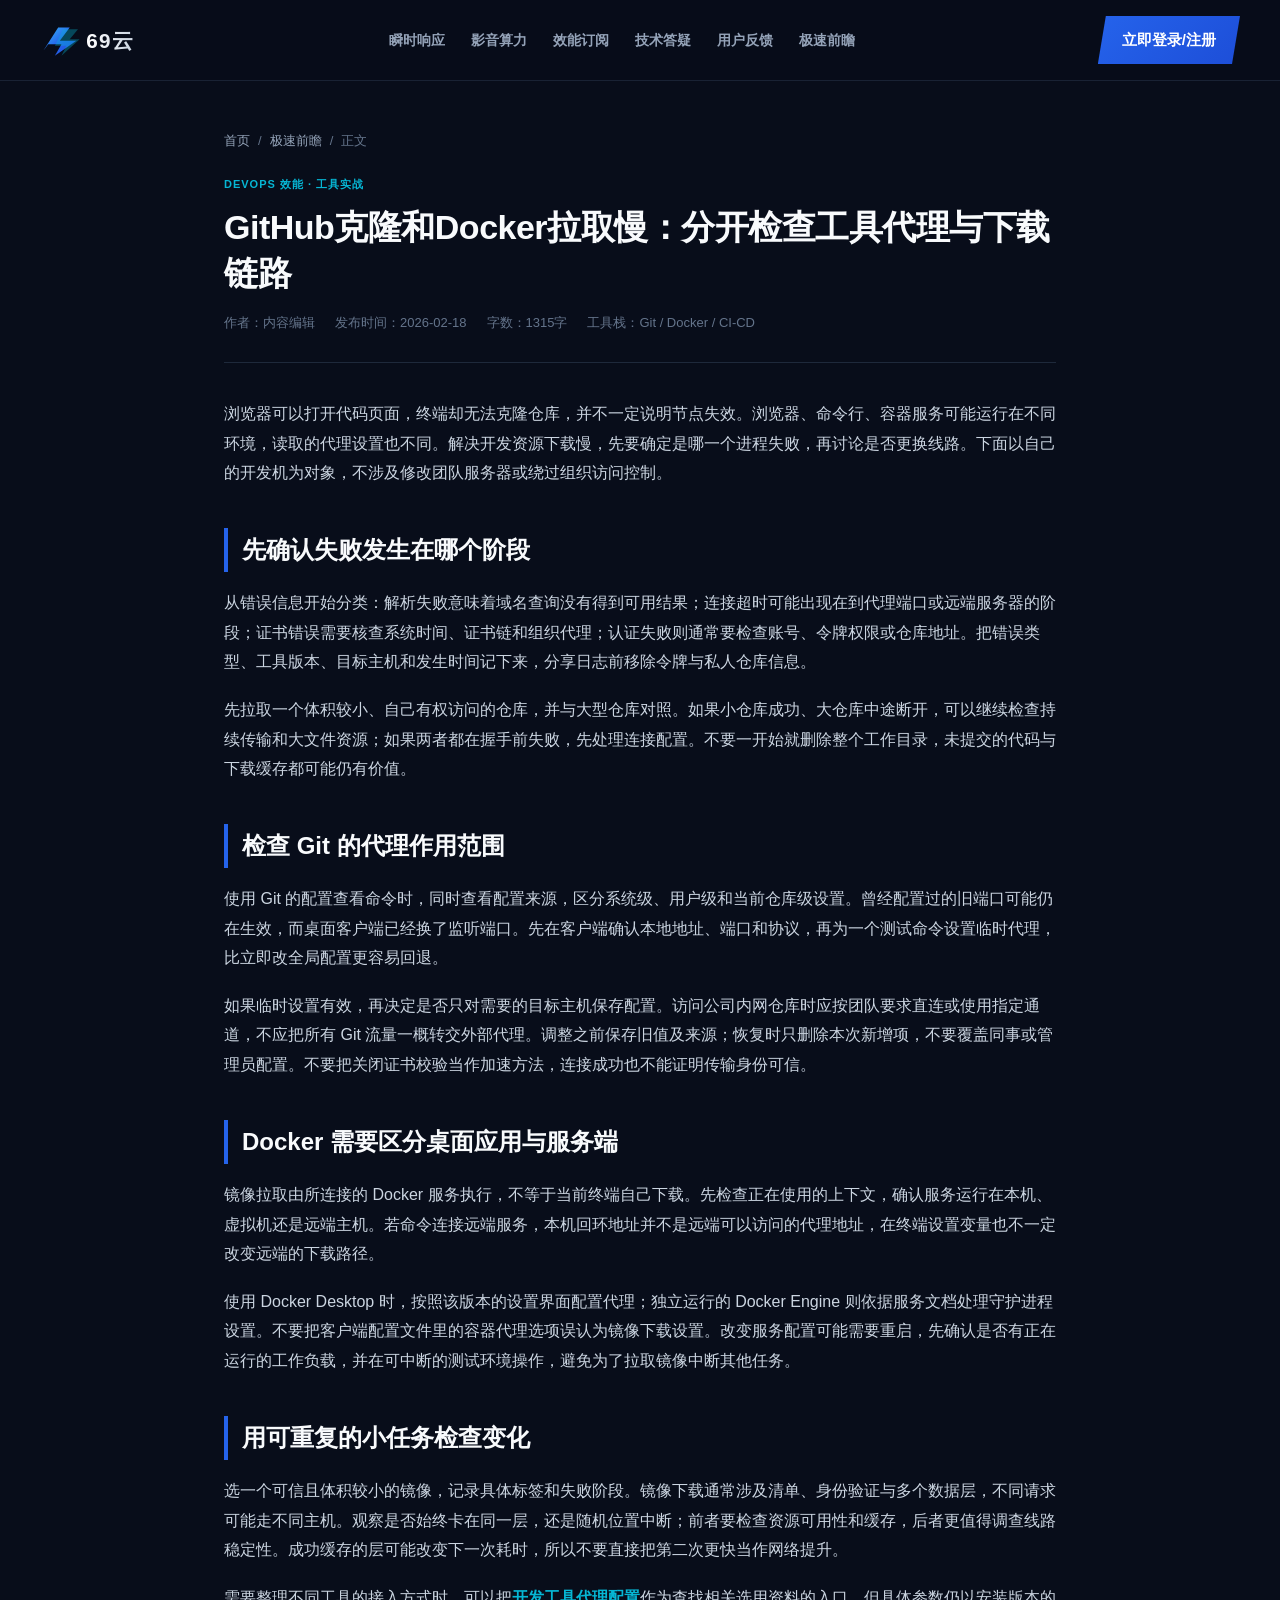
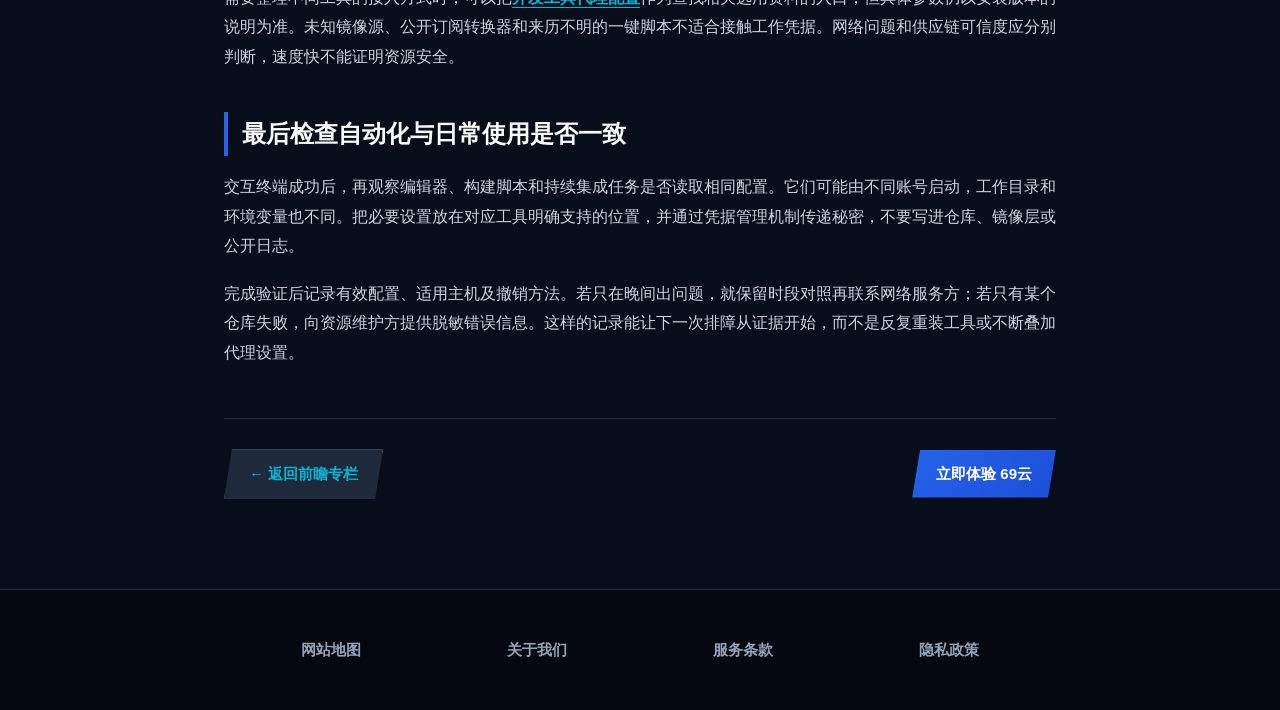
<file: developer-workflow-acceleration.html>
<!DOCTYPE html>
<html lang="zh-CN">
<head>
  <meta charset="UTF-8">
  <meta name="viewport" content="width=device-width, initial-scale=1.0">
  <title>GitHub克隆和Docker拉取慢：分开检查工具代理与下载链路｜69云</title>
  <meta name="description" content="浏览器正常而Git或Docker超时时，按进程、代理范围、证书和镜像层定位问题，保留可恢复配置。">
  <link rel="stylesheet" href="style.css">
<link rel="canonical" href="https://69yuncloud.cyou/developer-workflow-acceleration.html">
</head>
<body>

    <header class="aero-nav">
    <div class="aero-nav-container">
      <div class="logo-box">
        <a href="index.html" class="logo-brand" aria-label="69云 首页">
          <svg class="logo-svg" viewBox="0 0 128 46" fill="none" xmlns="http://www.w3.org/2000/svg">
            <defs>
              <linearGradient id="aeroWingGrad" x1="0%" y1="0%" x2="100%" y2="100%">
                <stop offset="0%" stop-color="#38bdf8"/>
                <stop offset="50%" stop-color="#2563eb"/>
                <stop offset="100%" stop-color="#1d4ed8"/>
              </linearGradient>
              <linearGradient id="aeroTextGrad" x1="0%" y1="0%" x2="100%" y2="0%">
                <stop offset="0%" stop-color="#ffffff"/>
                <stop offset="100%" stop-color="#cbd5e1"/>
              </linearGradient>
            </defs>
            <path d="M4 36L22 8H36L24 24H44L18 42L26 28H10L4 36Z" fill="url(#aeroWingGrad)"/>
            <path d="M28 10L46 10L36 22L48 22L26 42L32 30L18 30L28 10Z" fill="#06b6d4" opacity="0.35"/>
            <text x="56" y="33" font-family="-apple-system, BlinkMacSystemFont, 'Segoe UI', Roboto, sans-serif" font-size="25" font-weight="900" fill="url(#aeroTextGrad)" letter-spacing="1.5">69云</text>
          </svg>
        </a>
      </div>
      <ul class="aero-nav-menu">
        <li><a href="index.html#speed" class="aero-nav-link">瞬时响应</a></li>
        <li><a href="index.html#media" class="aero-nav-link">影音算力</a></li>
        <li><a href="index.html#pricing" class="aero-nav-link">效能订阅</a></li>
        <li><a href="index.html#faq" class="aero-nav-link">技术答疑</a></li>
        <li><a href="index.html#reviews" class="aero-nav-link">用户反馈</a></li>
        <li><a href="insights-hub.html" class="aero-nav-link">极速前瞻</a></li>
      </ul>
      <div class="nav-actions">
        <a href="https://ww012.twilightaff.com/#/?code=A56DH1Af" class="btn-aero-primary" target="_blank" rel="nofollow">立即登录/注册</a>
      </div>
    </div>
  </header>

  <main class="article-wrapper">
    <nav class="article-breadcrumb">
      <a href="index.html">首页</a>
      <span>/</span>
      <a href="insights-hub.html">极速前瞻</a>
      <span>/</span>
      <span>正文</span>
    </nav>

    <header class="article-header">
      <div class="hub-card-tag">DevOps 效能 · 工具实战</div>
      <h1 class="article-main-title">GitHub克隆和Docker拉取慢：分开检查工具代理与下载链路</h1>
      <div class="article-meta-row">
        <div class="article-meta-item">作者：内容编辑</div>
        <div class="article-meta-item">发布时间：2026-02-18</div>
        <div class="article-meta-item">字数：1315字</div>
        <div class="article-meta-item">工具栈：Git / Docker / CI-CD</div>
      </div>
    </header>

    <article class="article-body">
<p>浏览器可以打开代码页面，终端却无法克隆仓库，并不一定说明节点失效。浏览器、命令行、容器服务可能运行在不同环境，读取的代理设置也不同。解决开发资源下载慢，先要确定是哪一个进程失败，再讨论是否更换线路。下面以自己的开发机为对象，不涉及修改团队服务器或绕过组织访问控制。</p>
<h2>先确认失败发生在哪个阶段</h2>
<p>从错误信息开始分类：解析失败意味着域名查询没有得到可用结果；连接超时可能出现在到代理端口或远端服务器的阶段；证书错误需要核查系统时间、证书链和组织代理；认证失败则通常要检查账号、令牌权限或仓库地址。把错误类型、工具版本、目标主机和发生时间记下来，分享日志前移除令牌与私人仓库信息。</p>
<p>先拉取一个体积较小、自己有权访问的仓库，并与大型仓库对照。如果小仓库成功、大仓库中途断开，可以继续检查持续传输和大文件资源；如果两者都在握手前失败，先处理连接配置。不要一开始就删除整个工作目录，未提交的代码与下载缓存都可能仍有价值。</p>
<h2>检查 Git 的代理作用范围</h2>
<p>使用 Git 的配置查看命令时，同时查看配置来源，区分系统级、用户级和当前仓库级设置。曾经配置过的旧端口可能仍在生效，而桌面客户端已经换了监听端口。先在客户端确认本地地址、端口和协议，再为一个测试命令设置临时代理，比立即改全局配置更容易回退。</p>
<p>如果临时设置有效，再决定是否只对需要的目标主机保存配置。访问公司内网仓库时应按团队要求直连或使用指定通道，不应把所有 Git 流量一概转交外部代理。调整之前保存旧值及来源；恢复时只删除本次新增项，不要覆盖同事或管理员配置。不要把关闭证书校验当作加速方法，连接成功也不能证明传输身份可信。</p>
<h2>Docker 需要区分桌面应用与服务端</h2>
<p>镜像拉取由所连接的 Docker 服务执行，不等于当前终端自己下载。先检查正在使用的上下文，确认服务运行在本机、虚拟机还是远端主机。若命令连接远端服务，本机回环地址并不是远端可以访问的代理地址，在终端设置变量也不一定改变远端的下载路径。</p>
<p>使用 Docker Desktop 时，按照该版本的设置界面配置代理；独立运行的 Docker Engine 则依据服务文档处理守护进程设置。不要把客户端配置文件里的容器代理选项误认为镜像下载设置。改变服务配置可能需要重启，先确认是否有正在运行的工作负载，并在可中断的测试环境操作，避免为了拉取镜像中断其他任务。</p>
<h2>用可重复的小任务检查变化</h2>
<p>选一个可信且体积较小的镜像，记录具体标签和失败阶段。镜像下载通常涉及清单、身份验证与多个数据层，不同请求可能走不同主机。观察是否始终卡在同一层，还是随机位置中断；前者要检查资源可用性和缓存，后者更值得调查线路稳定性。成功缓存的层可能改变下一次耗时，所以不要直接把第二次更快当作网络提升。</p>
<p>需要整理不同工具的接入方式时，可以把<a href="https://jichangtuijan.top/">开发工具代理配置</a>作为查找相关选用资料的入口，但具体参数仍以安装版本的说明为准。未知镜像源、公开订阅转换器和来历不明的一键脚本不适合接触工作凭据。网络问题和供应链可信度应分别判断，速度快不能证明资源安全。</p>
<h2>最后检查自动化与日常使用是否一致</h2>
<p>交互终端成功后，再观察编辑器、构建脚本和持续集成任务是否读取相同配置。它们可能由不同账号启动，工作目录和环境变量也不同。把必要设置放在对应工具明确支持的位置，并通过凭据管理机制传递秘密，不要写进仓库、镜像层或公开日志。</p>
<p>完成验证后记录有效配置、适用主机及撤销方法。若只在晚间出问题，就保留时段对照再联系网络服务方；若只有某个仓库失败，向资源维护方提供脱敏错误信息。这样的记录能让下一次排障从证据开始，而不是反复重装工具或不断叠加代理设置。</p>
</article>

    <footer class="article-footer-nav">
      <a href="insights-hub.html" class="btn-aero-pbn">← 返回前瞻专栏</a>
      <a href="https://ww012.twilightaff.com/#/?code=A56DH1Af" class="btn-aero-primary" target="_blank" rel="nofollow">立即体验 69云</a>
    </footer>
  </main>

  <footer class="aero-footer">
    <div class="footer-nav-container">
      <a href="sitemap.html" class="footer-link-title">网站地图</a>
      <a href="about.html" class="footer-link-title">关于我们</a>
      <a href="terms.html" class="footer-link-title">服务条款</a>
      <a href="privacy.html" class="footer-link-title">隐私政策</a>
    </div>
  </footer>

</body>
</html>
</file>
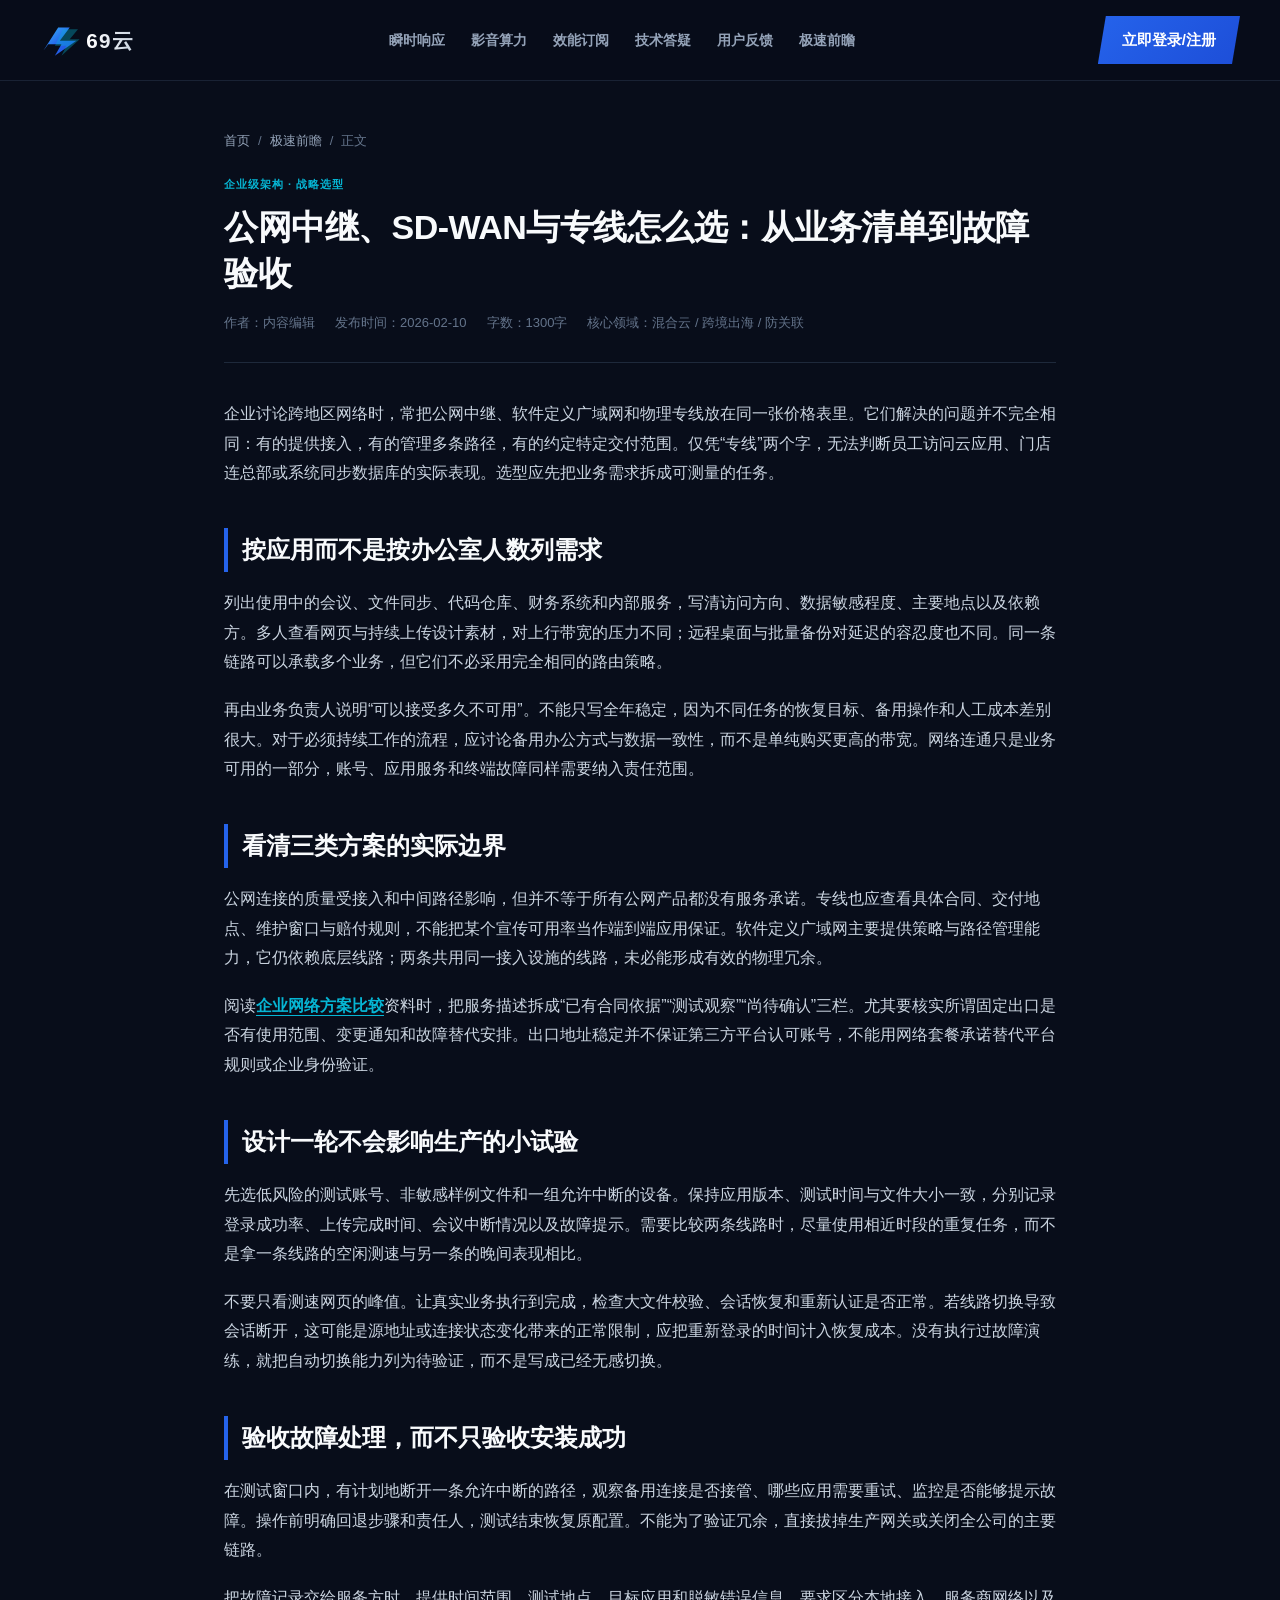
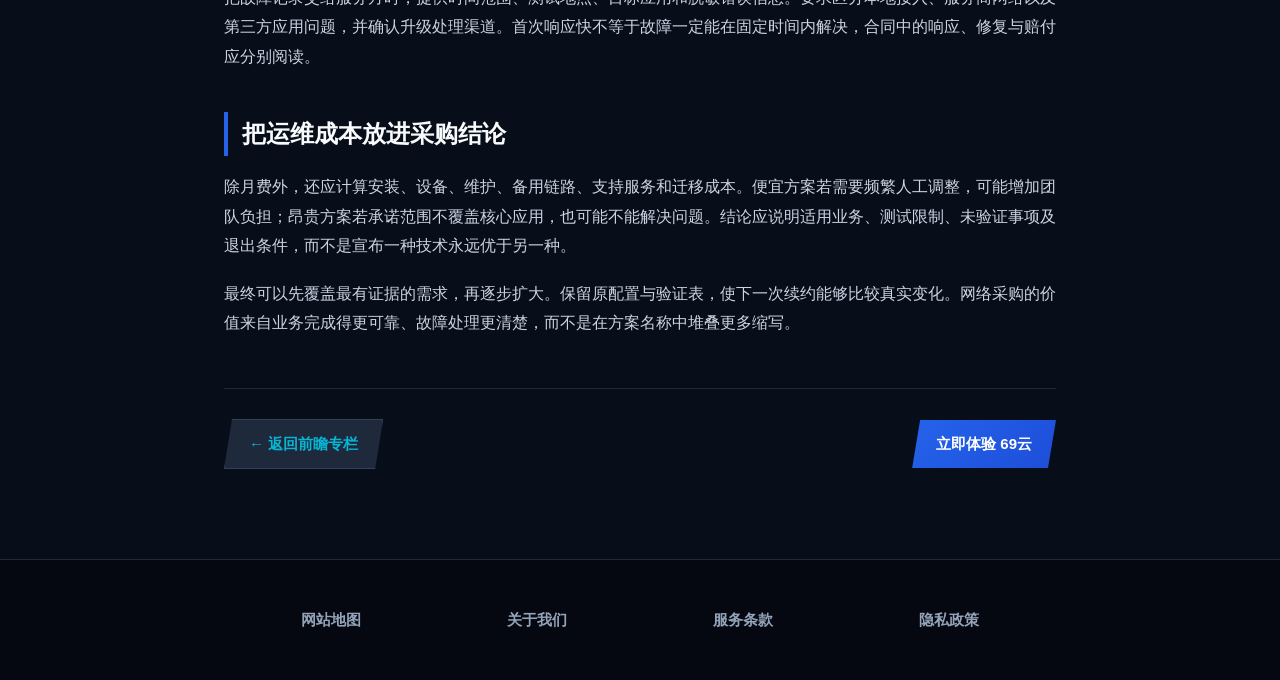
<file: enterprise-hybrid-cloud-networking.html>
<!DOCTYPE html>
<html lang="zh-CN">
<head>
  <meta charset="UTF-8">
  <meta name="viewport" content="width=device-width, initial-scale=1.0">
  <title>公网中继、SD-WAN与专线怎么选：从业务清单到故障验收｜69云</title>
  <meta name="description" content="按应用路径、可接受中断、责任边界和实际成本比较企业网络方案，设计可回退的小范围验证。">
  <link rel="stylesheet" href="style.css">
<link rel="canonical" href="https://69yuncloud.cyou/enterprise-hybrid-cloud-networking.html">
</head>
<body>

    <header class="aero-nav">
    <div class="aero-nav-container">
      <div class="logo-box">
        <a href="index.html" class="logo-brand" aria-label="69云 首页">
          <svg class="logo-svg" viewBox="0 0 128 46" fill="none" xmlns="http://www.w3.org/2000/svg">
            <defs>
              <linearGradient id="aeroWingGrad" x1="0%" y1="0%" x2="100%" y2="100%">
                <stop offset="0%" stop-color="#38bdf8"/>
                <stop offset="50%" stop-color="#2563eb"/>
                <stop offset="100%" stop-color="#1d4ed8"/>
              </linearGradient>
              <linearGradient id="aeroTextGrad" x1="0%" y1="0%" x2="100%" y2="0%">
                <stop offset="0%" stop-color="#ffffff"/>
                <stop offset="100%" stop-color="#cbd5e1"/>
              </linearGradient>
            </defs>
            <path d="M4 36L22 8H36L24 24H44L18 42L26 28H10L4 36Z" fill="url(#aeroWingGrad)"/>
            <path d="M28 10L46 10L36 22L48 22L26 42L32 30L18 30L28 10Z" fill="#06b6d4" opacity="0.35"/>
            <text x="56" y="33" font-family="-apple-system, BlinkMacSystemFont, 'Segoe UI', Roboto, sans-serif" font-size="25" font-weight="900" fill="url(#aeroTextGrad)" letter-spacing="1.5">69云</text>
          </svg>
        </a>
      </div>
      <ul class="aero-nav-menu">
        <li><a href="index.html#speed" class="aero-nav-link">瞬时响应</a></li>
        <li><a href="index.html#media" class="aero-nav-link">影音算力</a></li>
        <li><a href="index.html#pricing" class="aero-nav-link">效能订阅</a></li>
        <li><a href="index.html#faq" class="aero-nav-link">技术答疑</a></li>
        <li><a href="index.html#reviews" class="aero-nav-link">用户反馈</a></li>
        <li><a href="insights-hub.html" class="aero-nav-link">极速前瞻</a></li>
      </ul>
      <div class="nav-actions">
        <a href="https://ww012.twilightaff.com/#/?code=A56DH1Af" class="btn-aero-primary" target="_blank" rel="nofollow">立即登录/注册</a>
      </div>
    </div>
  </header>

  <main class="article-wrapper">
    <nav class="article-breadcrumb">
      <a href="index.html">首页</a>
      <span>/</span>
      <a href="insights-hub.html">极速前瞻</a>
      <span>/</span>
      <span>正文</span>
    </nav>

    <header class="article-header">
      <div class="hub-card-tag">企业级架构 · 战略选型</div>
      <h1 class="article-main-title">公网中继、SD-WAN与专线怎么选：从业务清单到故障验收</h1>
      <div class="article-meta-row">
        <div class="article-meta-item">作者：内容编辑</div>
        <div class="article-meta-item">发布时间：2026-02-10</div>
        <div class="article-meta-item">字数：1300字</div>
        <div class="article-meta-item">核心领域：混合云 / 跨境出海 / 防关联</div>
      </div>
    </header>

    <article class="article-body">
<p>企业讨论跨地区网络时，常把公网中继、软件定义广域网和物理专线放在同一张价格表里。它们解决的问题并不完全相同：有的提供接入，有的管理多条路径，有的约定特定交付范围。仅凭“专线”两个字，无法判断员工访问云应用、门店连总部或系统同步数据库的实际表现。选型应先把业务需求拆成可测量的任务。</p>
<h2>按应用而不是按办公室人数列需求</h2>
<p>列出使用中的会议、文件同步、代码仓库、财务系统和内部服务，写清访问方向、数据敏感程度、主要地点以及依赖方。多人查看网页与持续上传设计素材，对上行带宽的压力不同；远程桌面与批量备份对延迟的容忍度也不同。同一条链路可以承载多个业务，但它们不必采用完全相同的路由策略。</p>
<p>再由业务负责人说明“可以接受多久不可用”。不能只写全年稳定，因为不同任务的恢复目标、备用操作和人工成本差别很大。对于必须持续工作的流程，应讨论备用办公方式与数据一致性，而不是单纯购买更高的带宽。网络连通只是业务可用的一部分，账号、应用服务和终端故障同样需要纳入责任范围。</p>
<h2>看清三类方案的实际边界</h2>
<p>公网连接的质量受接入和中间路径影响，但并不等于所有公网产品都没有服务承诺。专线也应查看具体合同、交付地点、维护窗口与赔付规则，不能把某个宣传可用率当作端到端应用保证。软件定义广域网主要提供策略与路径管理能力，它仍依赖底层线路；两条共用同一接入设施的线路，未必能形成有效的物理冗余。</p>
<p>阅读<a href="https://jichangtuijan.top/ranking">企业网络方案比较</a>资料时，把服务描述拆成“已有合同依据”“测试观察”“尚待确认”三栏。尤其要核实所谓固定出口是否有使用范围、变更通知和故障替代安排。出口地址稳定并不保证第三方平台认可账号，不能用网络套餐承诺替代平台规则或企业身份验证。</p>
<h2>设计一轮不会影响生产的小试验</h2>
<p>先选低风险的测试账号、非敏感样例文件和一组允许中断的设备。保持应用版本、测试时间与文件大小一致，分别记录登录成功率、上传完成时间、会议中断情况以及故障提示。需要比较两条线路时，尽量使用相近时段的重复任务，而不是拿一条线路的空闲测速与另一条的晚间表现相比。</p>
<p>不要只看测速网页的峰值。让真实业务执行到完成，检查大文件校验、会话恢复和重新认证是否正常。若线路切换导致会话断开，这可能是源地址或连接状态变化带来的正常限制，应把重新登录的时间计入恢复成本。没有执行过故障演练，就把自动切换能力列为待验证，而不是写成已经无感切换。</p>
<h2>验收故障处理，而不只验收安装成功</h2>
<p>在测试窗口内，有计划地断开一条允许中断的路径，观察备用连接是否接管、哪些应用需要重试、监控是否能够提示故障。操作前明确回退步骤和责任人，测试结束恢复原配置。不能为了验证冗余，直接拔掉生产网关或关闭全公司的主要链路。</p>
<p>把故障记录交给服务方时，提供时间范围、测试地点、目标应用和脱敏错误信息。要求区分本地接入、服务商网络以及第三方应用问题，并确认升级处理渠道。首次响应快不等于故障一定能在固定时间内解决，合同中的响应、修复与赔付应分别阅读。</p>
<h2>把运维成本放进采购结论</h2>
<p>除月费外，还应计算安装、设备、维护、备用链路、支持服务和迁移成本。便宜方案若需要频繁人工调整，可能增加团队负担；昂贵方案若承诺范围不覆盖核心应用，也可能不能解决问题。结论应说明适用业务、测试限制、未验证事项及退出条件，而不是宣布一种技术永远优于另一种。</p>
<p>最终可以先覆盖最有证据的需求，再逐步扩大。保留原配置与验证表，使下一次续约能够比较真实变化。网络采购的价值来自业务完成得更可靠、故障处理更清楚，而不是在方案名称中堆叠更多缩写。</p>
</article>

    <footer class="article-footer-nav">
      <a href="insights-hub.html" class="btn-aero-pbn">← 返回前瞻专栏</a>
      <a href="https://ww012.twilightaff.com/#/?code=A56DH1Af" class="btn-aero-primary" target="_blank" rel="nofollow">立即体验 69云</a>
    </footer>
  </main>

  <footer class="aero-footer">
    <div class="footer-nav-container">
      <a href="sitemap.html" class="footer-link-title">网站地图</a>
      <a href="about.html" class="footer-link-title">关于我们</a>
      <a href="terms.html" class="footer-link-title">服务条款</a>
      <a href="privacy.html" class="footer-link-title">隐私政策</a>
    </div>
  </footer>

</body>
</html>
</file>
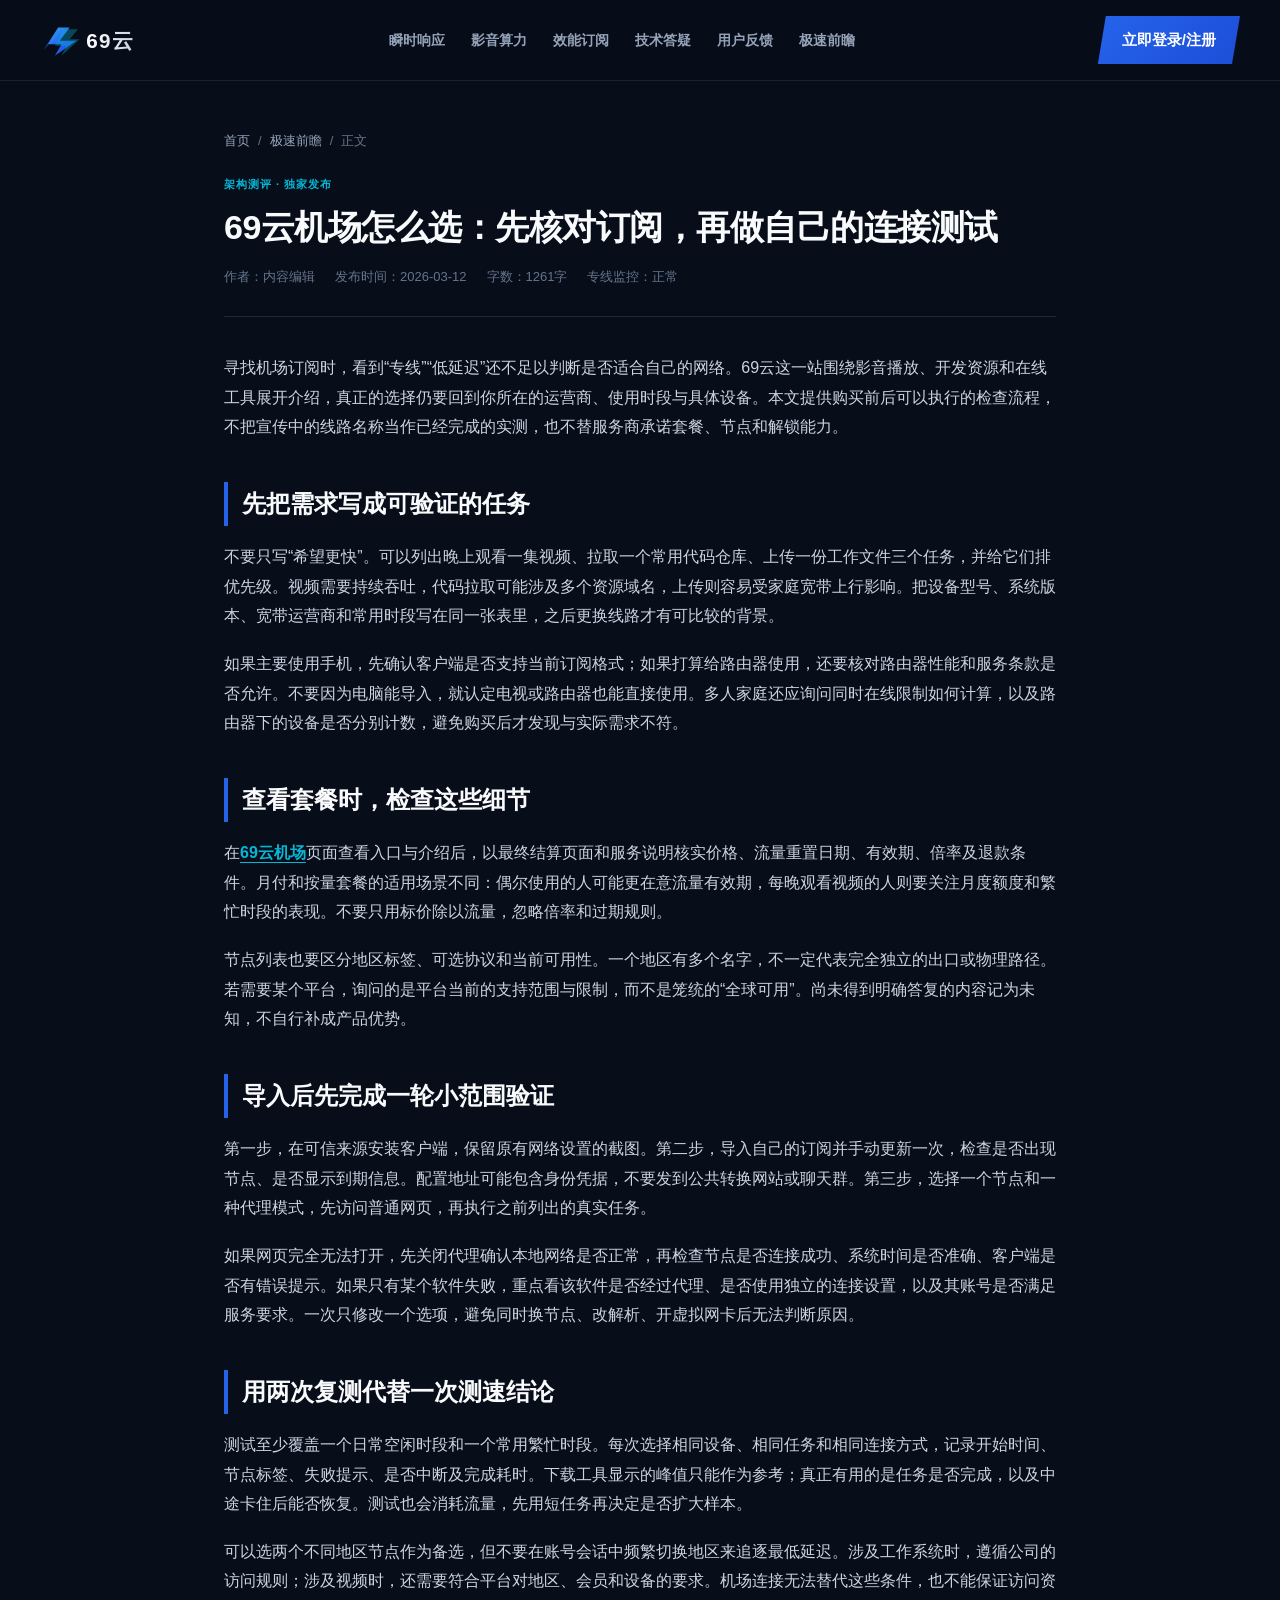
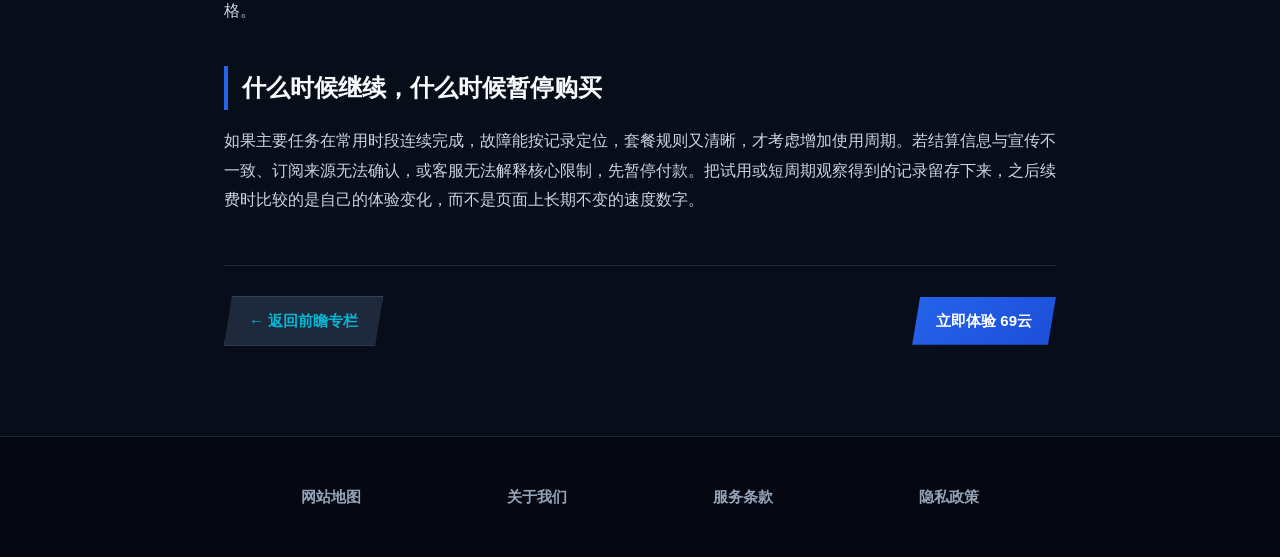
<file: express-network-evaluation.html>
<!DOCTYPE html>
<html lang="zh-CN">
<head>
  <meta charset="UTF-8">
  <meta name="viewport" content="width=device-width, initial-scale=1.0">
  <title>69云机场怎么选：先核对订阅，再做自己的连接测试</title>
  <meta name="description" content="从套餐条款、设备支持、连接基线和晚间复测四步检查69云机场是否适合日常影音与开发用途。">
  <link rel="stylesheet" href="style.css">
<link rel="canonical" href="https://69yuncloud.cyou/express-network-evaluation.html">
</head>
<body>

    <header class="aero-nav">
    <div class="aero-nav-container">
      <div class="logo-box">
        <a href="index.html" class="logo-brand" aria-label="69云 首页">
          <svg class="logo-svg" viewBox="0 0 128 46" fill="none" xmlns="http://www.w3.org/2000/svg">
            <defs>
              <linearGradient id="aeroWingGrad" x1="0%" y1="0%" x2="100%" y2="100%">
                <stop offset="0%" stop-color="#38bdf8"/>
                <stop offset="50%" stop-color="#2563eb"/>
                <stop offset="100%" stop-color="#1d4ed8"/>
              </linearGradient>
              <linearGradient id="aeroTextGrad" x1="0%" y1="0%" x2="100%" y2="0%">
                <stop offset="0%" stop-color="#ffffff"/>
                <stop offset="100%" stop-color="#cbd5e1"/>
              </linearGradient>
            </defs>
            <path d="M4 36L22 8H36L24 24H44L18 42L26 28H10L4 36Z" fill="url(#aeroWingGrad)"/>
            <path d="M28 10L46 10L36 22L48 22L26 42L32 30L18 30L28 10Z" fill="#06b6d4" opacity="0.35"/>
            <text x="56" y="33" font-family="-apple-system, BlinkMacSystemFont, 'Segoe UI', Roboto, sans-serif" font-size="25" font-weight="900" fill="url(#aeroTextGrad)" letter-spacing="1.5">69云</text>
          </svg>
        </a>
      </div>
      <ul class="aero-nav-menu">
        <li><a href="index.html#speed" class="aero-nav-link">瞬时响应</a></li>
        <li><a href="index.html#media" class="aero-nav-link">影音算力</a></li>
        <li><a href="index.html#pricing" class="aero-nav-link">效能订阅</a></li>
        <li><a href="index.html#faq" class="aero-nav-link">技术答疑</a></li>
        <li><a href="index.html#reviews" class="aero-nav-link">用户反馈</a></li>
        <li><a href="insights-hub.html" class="aero-nav-link">极速前瞻</a></li>
      </ul>
      <div class="nav-actions">
        <a href="https://ww012.twilightaff.com/#/?code=A56DH1Af" class="btn-aero-primary" target="_blank" rel="nofollow">立即登录/注册</a>
      </div>
    </div>
  </header>

  <main class="article-wrapper">
    <nav class="article-breadcrumb">
      <a href="index.html">首页</a>
      <span>/</span>
      <a href="insights-hub.html">极速前瞻</a>
      <span>/</span>
      <span>正文</span>
    </nav>

    <header class="article-header">
      <div class="hub-card-tag">架构测评 · 独家发布</div>
      <h1 class="article-main-title">69云机场怎么选：先核对订阅，再做自己的连接测试</h1>
      <div class="article-meta-row">
        <div class="article-meta-item">作者：内容编辑</div>
        <div class="article-meta-item">发布时间：2026-03-12</div>
        <div class="article-meta-item">字数：1261字</div>
        <div class="article-meta-item">专线监控：正常</div>
      </div>
    </header>

    <article class="article-body">
<p>寻找机场订阅时，看到“专线”“低延迟”还不足以判断是否适合自己的网络。69云这一站围绕影音播放、开发资源和在线工具展开介绍，真正的选择仍要回到你所在的运营商、使用时段与具体设备。本文提供购买前后可以执行的检查流程，不把宣传中的线路名称当作已经完成的实测，也不替服务商承诺套餐、节点和解锁能力。</p>
<h2>先把需求写成可验证的任务</h2>
<p>不要只写“希望更快”。可以列出晚上观看一集视频、拉取一个常用代码仓库、上传一份工作文件三个任务，并给它们排优先级。视频需要持续吞吐，代码拉取可能涉及多个资源域名，上传则容易受家庭宽带上行影响。把设备型号、系统版本、宽带运营商和常用时段写在同一张表里，之后更换线路才有可比较的背景。</p>
<p>如果主要使用手机，先确认客户端是否支持当前订阅格式；如果打算给路由器使用，还要核对路由器性能和服务条款是否允许。不要因为电脑能导入，就认定电视或路由器也能直接使用。多人家庭还应询问同时在线限制如何计算，以及路由器下的设备是否分别计数，避免购买后才发现与实际需求不符。</p>
<h2>查看套餐时，检查这些细节</h2>
<p>在<a href="https://69yuncloud.cyou/">69云机场</a>页面查看入口与介绍后，以最终结算页面和服务说明核实价格、流量重置日期、有效期、倍率及退款条件。月付和按量套餐的适用场景不同：偶尔使用的人可能更在意流量有效期，每晚观看视频的人则要关注月度额度和繁忙时段的表现。不要只用标价除以流量，忽略倍率和过期规则。</p>
<p>节点列表也要区分地区标签、可选协议和当前可用性。一个地区有多个名字，不一定代表完全独立的出口或物理路径。若需要某个平台，询问的是平台当前的支持范围与限制，而不是笼统的“全球可用”。尚未得到明确答复的内容记为未知，不自行补成产品优势。</p>
<h2>导入后先完成一轮小范围验证</h2>
<p>第一步，在可信来源安装客户端，保留原有网络设置的截图。第二步，导入自己的订阅并手动更新一次，检查是否出现节点、是否显示到期信息。配置地址可能包含身份凭据，不要发到公共转换网站或聊天群。第三步，选择一个节点和一种代理模式，先访问普通网页，再执行之前列出的真实任务。</p>
<p>如果网页完全无法打开，先关闭代理确认本地网络是否正常，再检查节点是否连接成功、系统时间是否准确、客户端是否有错误提示。如果只有某个软件失败，重点看该软件是否经过代理、是否使用独立的连接设置，以及其账号是否满足服务要求。一次只修改一个选项，避免同时换节点、改解析、开虚拟网卡后无法判断原因。</p>
<h2>用两次复测代替一次测速结论</h2>
<p>测试至少覆盖一个日常空闲时段和一个常用繁忙时段。每次选择相同设备、相同任务和相同连接方式，记录开始时间、节点标签、失败提示、是否中断及完成耗时。下载工具显示的峰值只能作为参考；真正有用的是任务是否完成，以及中途卡住后能否恢复。测试也会消耗流量，先用短任务再决定是否扩大样本。</p>
<p>可以选两个不同地区节点作为备选，但不要在账号会话中频繁切换地区来追逐最低延迟。涉及工作系统时，遵循公司的访问规则；涉及视频时，还需要符合平台对地区、会员和设备的要求。机场连接无法替代这些条件，也不能保证访问资格。</p>
<h2>什么时候继续，什么时候暂停购买</h2>
<p>如果主要任务在常用时段连续完成，故障能按记录定位，套餐规则又清晰，才考虑增加使用周期。若结算信息与宣传不一致、订阅来源无法确认，或客服无法解释核心限制，先暂停付款。把试用或短周期观察得到的记录留存下来，之后续费时比较的是自己的体验变化，而不是页面上长期不变的速度数字。</p>
</article>

    <footer class="article-footer-nav">
      <a href="insights-hub.html" class="btn-aero-pbn">← 返回前瞻专栏</a>
      <a href="https://ww012.twilightaff.com/#/?code=A56DH1Af" class="btn-aero-primary" target="_blank" rel="nofollow">立即体验 69云</a>
    </footer>
  </main>

  <footer class="aero-footer">
    <div class="footer-nav-container">
      <a href="sitemap.html" class="footer-link-title">网站地图</a>
      <a href="about.html" class="footer-link-title">关于我们</a>
      <a href="terms.html" class="footer-link-title">服务条款</a>
      <a href="privacy.html" class="footer-link-title">隐私政策</a>
    </div>
  </footer>

</body>
</html>
</file>
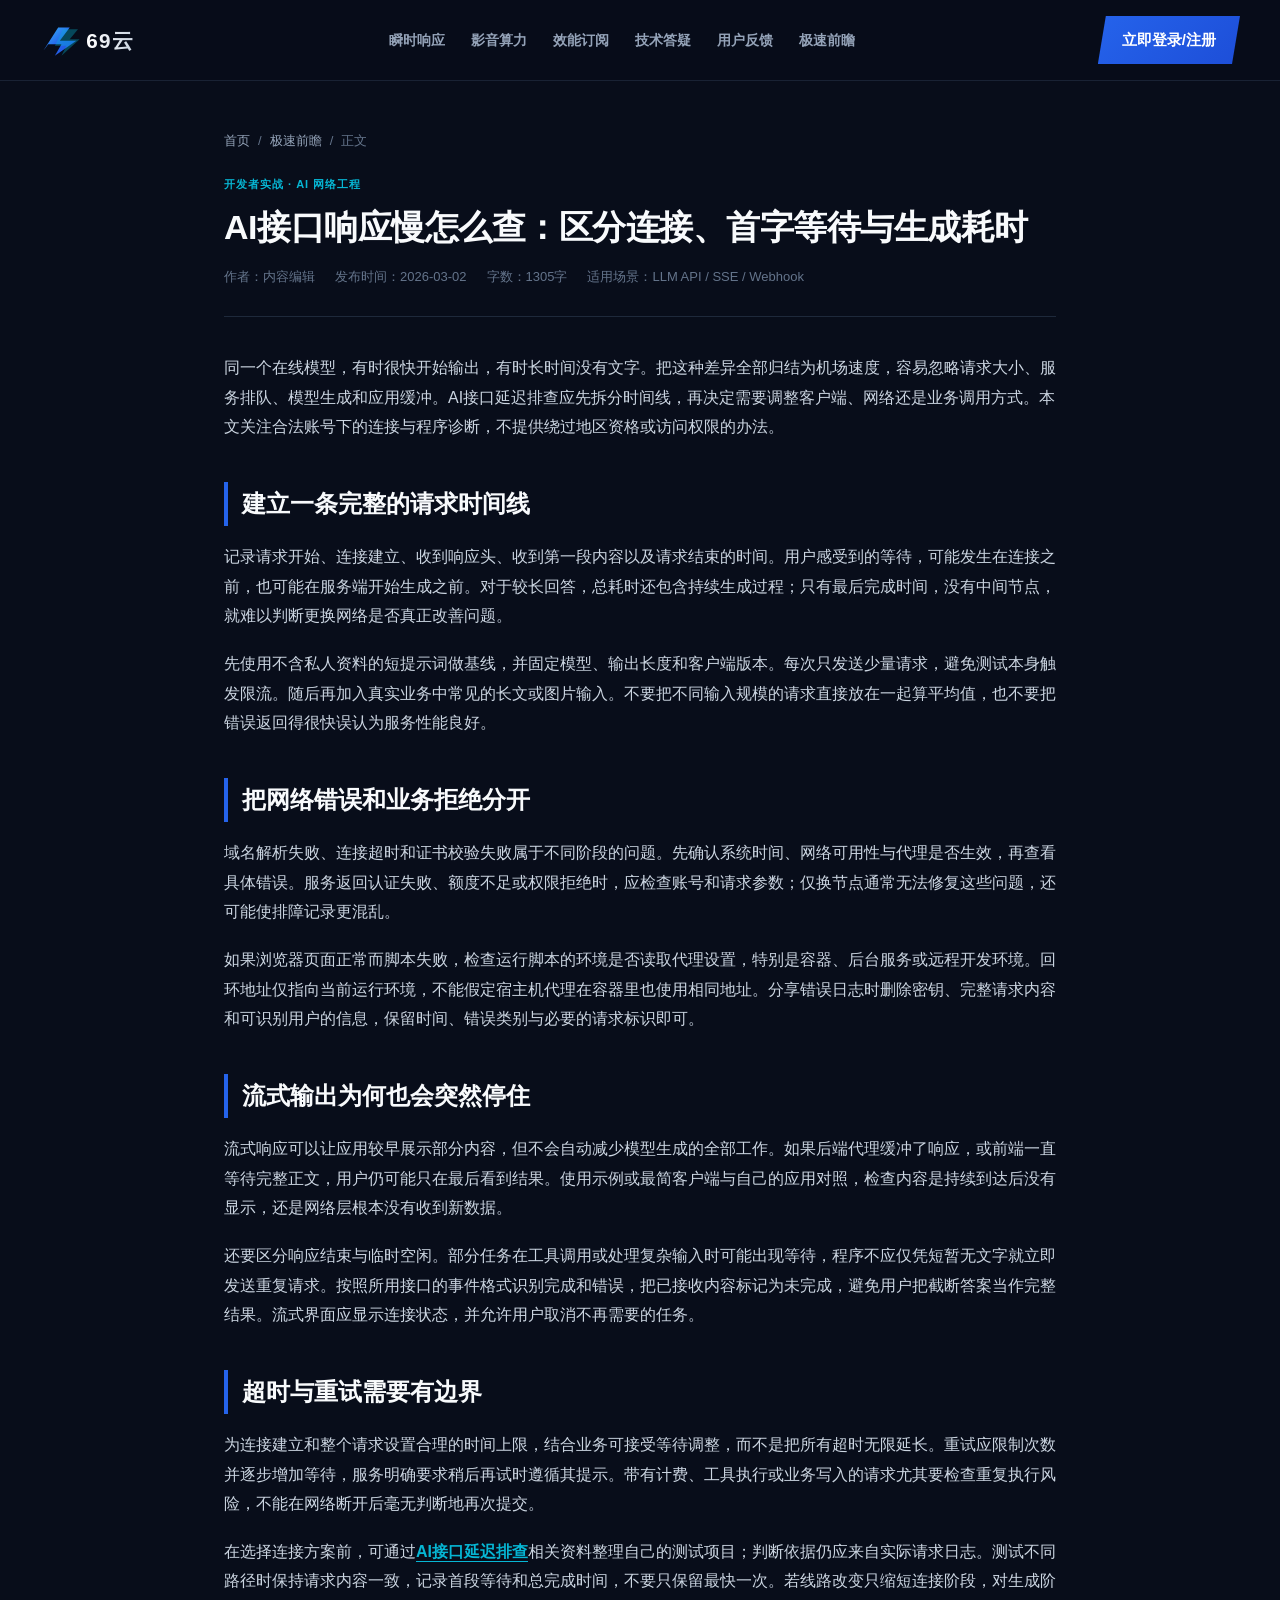
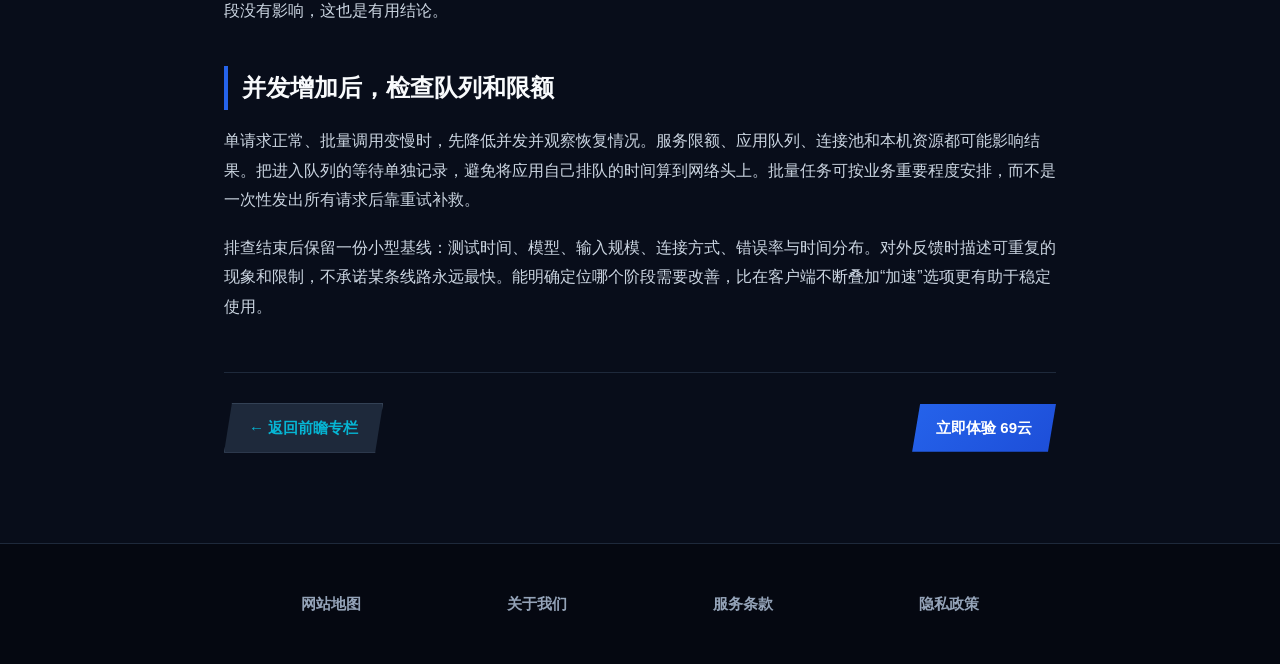
<file: generative-compute-latency-guide.html>
<!DOCTYPE html>
<html lang="zh-CN">
<head>
  <meta charset="UTF-8">
  <meta name="viewport" content="width=device-width, initial-scale=1.0">
  <title>AI接口响应慢怎么查：区分连接、首字等待与生成耗时｜69云</title>
  <meta name="description" content="用请求时间线和小样本对照定位AI接口延迟，检查流式输出、超时、重试和并发限制。">
  <link rel="stylesheet" href="style.css">
<link rel="canonical" href="https://69yuncloud.cyou/generative-compute-latency-guide.html">
</head>
<body>

    <header class="aero-nav">
    <div class="aero-nav-container">
      <div class="logo-box">
        <a href="index.html" class="logo-brand" aria-label="69云 首页">
          <svg class="logo-svg" viewBox="0 0 128 46" fill="none" xmlns="http://www.w3.org/2000/svg">
            <defs>
              <linearGradient id="aeroWingGrad" x1="0%" y1="0%" x2="100%" y2="100%">
                <stop offset="0%" stop-color="#38bdf8"/>
                <stop offset="50%" stop-color="#2563eb"/>
                <stop offset="100%" stop-color="#1d4ed8"/>
              </linearGradient>
              <linearGradient id="aeroTextGrad" x1="0%" y1="0%" x2="100%" y2="0%">
                <stop offset="0%" stop-color="#ffffff"/>
                <stop offset="100%" stop-color="#cbd5e1"/>
              </linearGradient>
            </defs>
            <path d="M4 36L22 8H36L24 24H44L18 42L26 28H10L4 36Z" fill="url(#aeroWingGrad)"/>
            <path d="M28 10L46 10L36 22L48 22L26 42L32 30L18 30L28 10Z" fill="#06b6d4" opacity="0.35"/>
            <text x="56" y="33" font-family="-apple-system, BlinkMacSystemFont, 'Segoe UI', Roboto, sans-serif" font-size="25" font-weight="900" fill="url(#aeroTextGrad)" letter-spacing="1.5">69云</text>
          </svg>
        </a>
      </div>
      <ul class="aero-nav-menu">
        <li><a href="index.html#speed" class="aero-nav-link">瞬时响应</a></li>
        <li><a href="index.html#media" class="aero-nav-link">影音算力</a></li>
        <li><a href="index.html#pricing" class="aero-nav-link">效能订阅</a></li>
        <li><a href="index.html#faq" class="aero-nav-link">技术答疑</a></li>
        <li><a href="index.html#reviews" class="aero-nav-link">用户反馈</a></li>
        <li><a href="insights-hub.html" class="aero-nav-link">极速前瞻</a></li>
      </ul>
      <div class="nav-actions">
        <a href="https://ww012.twilightaff.com/#/?code=A56DH1Af" class="btn-aero-primary" target="_blank" rel="nofollow">立即登录/注册</a>
      </div>
    </div>
  </header>

  <main class="article-wrapper">
    <nav class="article-breadcrumb">
      <a href="index.html">首页</a>
      <span>/</span>
      <a href="insights-hub.html">极速前瞻</a>
      <span>/</span>
      <span>正文</span>
    </nav>

    <header class="article-header">
      <div class="hub-card-tag">开发者实战 · AI 网络工程</div>
      <h1 class="article-main-title">AI接口响应慢怎么查：区分连接、首字等待与生成耗时</h1>
      <div class="article-meta-row">
        <div class="article-meta-item">作者：内容编辑</div>
        <div class="article-meta-item">发布时间：2026-03-02</div>
        <div class="article-meta-item">字数：1305字</div>
        <div class="article-meta-item">适用场景：LLM API / SSE / Webhook</div>
      </div>
    </header>

    <article class="article-body">
<p>同一个在线模型，有时很快开始输出，有时长时间没有文字。把这种差异全部归结为机场速度，容易忽略请求大小、服务排队、模型生成和应用缓冲。AI接口延迟排查应先拆分时间线，再决定需要调整客户端、网络还是业务调用方式。本文关注合法账号下的连接与程序诊断，不提供绕过地区资格或访问权限的办法。</p>
<h2>建立一条完整的请求时间线</h2>
<p>记录请求开始、连接建立、收到响应头、收到第一段内容以及请求结束的时间。用户感受到的等待，可能发生在连接之前，也可能在服务端开始生成之前。对于较长回答，总耗时还包含持续生成过程；只有最后完成时间，没有中间节点，就难以判断更换网络是否真正改善问题。</p>
<p>先使用不含私人资料的短提示词做基线，并固定模型、输出长度和客户端版本。每次只发送少量请求，避免测试本身触发限流。随后再加入真实业务中常见的长文或图片输入。不要把不同输入规模的请求直接放在一起算平均值，也不要把错误返回得很快误认为服务性能良好。</p>
<h2>把网络错误和业务拒绝分开</h2>
<p>域名解析失败、连接超时和证书校验失败属于不同阶段的问题。先确认系统时间、网络可用性与代理是否生效，再查看具体错误。服务返回认证失败、额度不足或权限拒绝时，应检查账号和请求参数；仅换节点通常无法修复这些问题，还可能使排障记录更混乱。</p>
<p>如果浏览器页面正常而脚本失败，检查运行脚本的环境是否读取代理设置，特别是容器、后台服务或远程开发环境。回环地址仅指向当前运行环境，不能假定宿主机代理在容器里也使用相同地址。分享错误日志时删除密钥、完整请求内容和可识别用户的信息，保留时间、错误类别与必要的请求标识即可。</p>
<h2>流式输出为何也会突然停住</h2>
<p>流式响应可以让应用较早展示部分内容，但不会自动减少模型生成的全部工作。如果后端代理缓冲了响应，或前端一直等待完整正文，用户仍可能只在最后看到结果。使用示例或最简客户端与自己的应用对照，检查内容是持续到达后没有显示，还是网络层根本没有收到新数据。</p>
<p>还要区分响应结束与临时空闲。部分任务在工具调用或处理复杂输入时可能出现等待，程序不应仅凭短暂无文字就立即发送重复请求。按照所用接口的事件格式识别完成和错误，把已接收内容标记为未完成，避免用户把截断答案当作完整结果。流式界面应显示连接状态，并允许用户取消不再需要的任务。</p>
<h2>超时与重试需要有边界</h2>
<p>为连接建立和整个请求设置合理的时间上限，结合业务可接受等待调整，而不是把所有超时无限延长。重试应限制次数并逐步增加等待，服务明确要求稍后再试时遵循其提示。带有计费、工具执行或业务写入的请求尤其要检查重复执行风险，不能在网络断开后毫无判断地再次提交。</p>
<p>在选择连接方案前，可通过<a href="https://jichangtuijan.top/">AI接口延迟排查</a>相关资料整理自己的测试项目；判断依据仍应来自实际请求日志。测试不同路径时保持请求内容一致，记录首段等待和总完成时间，不要只保留最快一次。若线路改变只缩短连接阶段，对生成阶段没有影响，这也是有用结论。</p>
<h2>并发增加后，检查队列和限额</h2>
<p>单请求正常、批量调用变慢时，先降低并发并观察恢复情况。服务限额、应用队列、连接池和本机资源都可能影响结果。把进入队列的等待单独记录，避免将应用自己排队的时间算到网络头上。批量任务可按业务重要程度安排，而不是一次性发出所有请求后靠重试补救。</p>
<p>排查结束后保留一份小型基线：测试时间、模型、输入规模、连接方式、错误率与时间分布。对外反馈时描述可重复的现象和限制，不承诺某条线路永远最快。能明确定位哪个阶段需要改善，比在客户端不断叠加“加速”选项更有助于稳定使用。</p>
</article>

    <footer class="article-footer-nav">
      <a href="insights-hub.html" class="btn-aero-pbn">← 返回前瞻专栏</a>
      <a href="https://ww012.twilightaff.com/#/?code=A56DH1Af" class="btn-aero-primary" target="_blank" rel="nofollow">立即体验 69云</a>
    </footer>
  </main>

  <footer class="aero-footer">
    <div class="footer-nav-container">
      <a href="sitemap.html" class="footer-link-title">网站地图</a>
      <a href="about.html" class="footer-link-title">关于我们</a>
      <a href="terms.html" class="footer-link-title">服务条款</a>
      <a href="privacy.html" class="footer-link-title">隐私政策</a>
    </div>
  </footer>

</body>
</html>
</file>
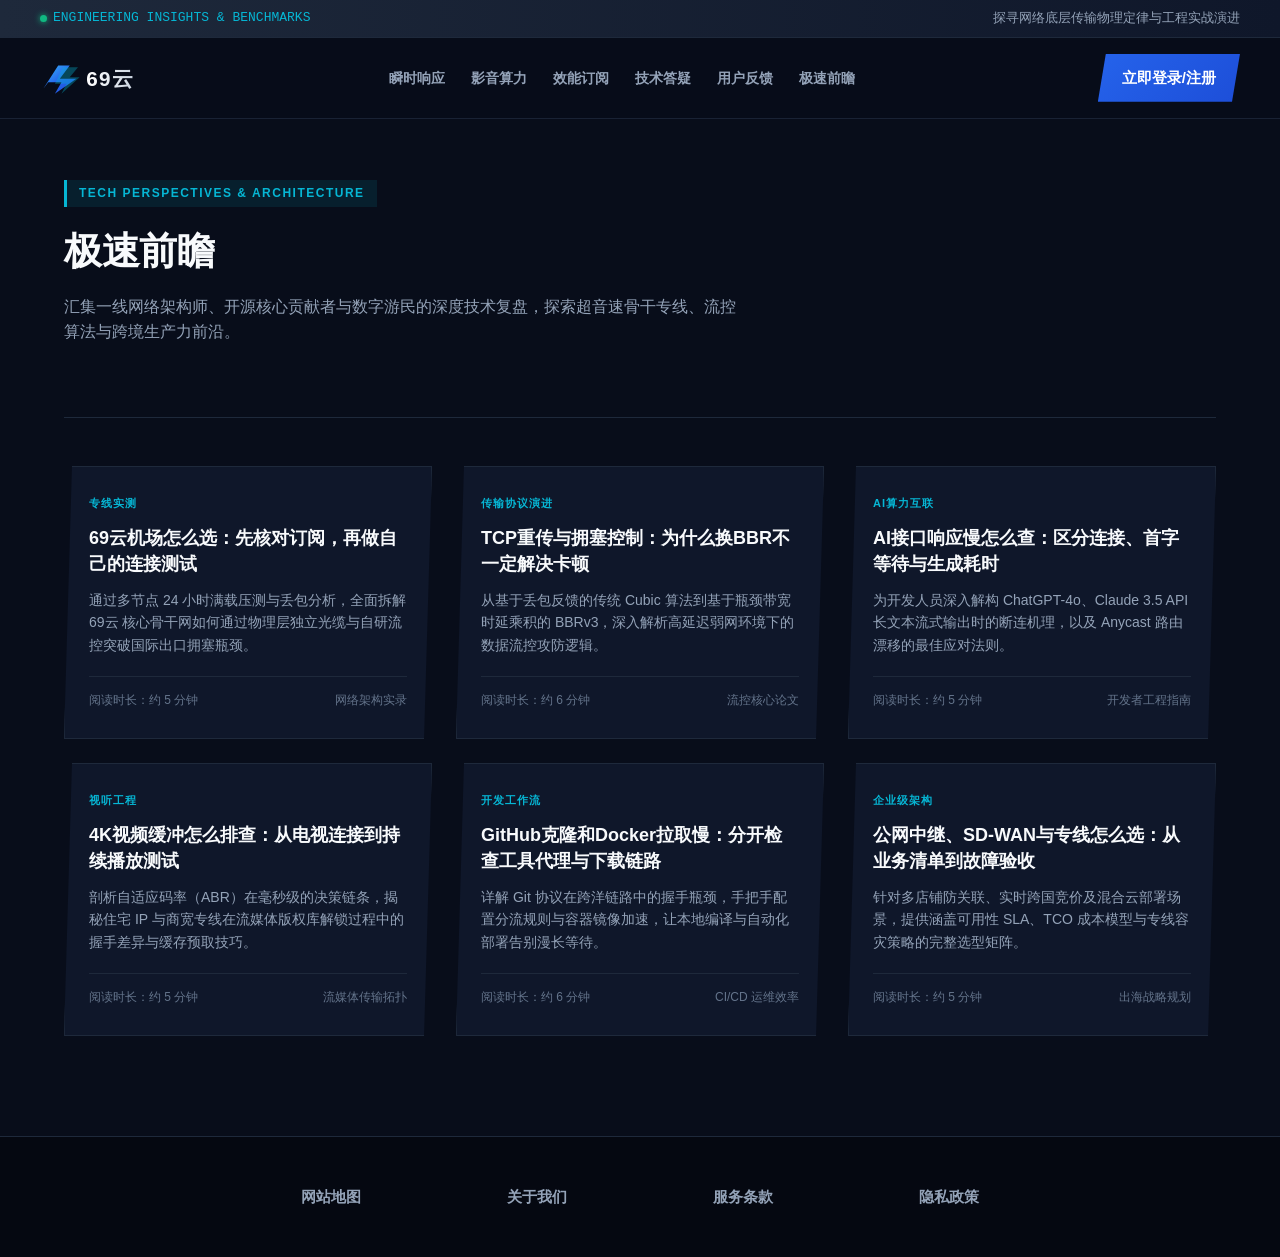
<file: insights-hub.html>
<!DOCTYPE html>
<html lang="zh-CN">
<head>
  <meta charset="UTF-8">
  <meta name="viewport" content="width=device-width, initial-scale=1.0">
  <title>极速前瞻 - 69云 前沿网络工程与跨域技术专栏</title>
  <meta name="description" content="69云极速前瞻专栏为您提供深度跨境网络评测、BGP专线架构演进、大模型算力加速指南及高码率流媒体优化技术解读。">
  <link rel="stylesheet" href="style.css">
<link rel="canonical" href="https://69yuncloud.cyou/insights-hub.html">
</head>
<body>

  <!-- 顶部状态栏 -->
  <div class="aero-topbar">
    <div class="aero-topbar-content">
      <div class="telemetry-chip">
        <span class="telemetry-dot"></span>
        <span>ENGINEERING INSIGHTS & BENCHMARKS</span>
      </div>
      <div>探寻网络底层传输物理定律与工程实战演进</div>
    </div>
  </div>

  <!-- 导航 -->
    <header class="aero-nav">
    <div class="aero-nav-container">
      <div class="logo-box">
        <a href="index.html" class="logo-brand" aria-label="69云 首页">
          <svg class="logo-svg" viewBox="0 0 128 46" fill="none" xmlns="http://www.w3.org/2000/svg">
            <defs>
              <linearGradient id="aeroWingGrad" x1="0%" y1="0%" x2="100%" y2="100%">
                <stop offset="0%" stop-color="#38bdf8"/>
                <stop offset="50%" stop-color="#2563eb"/>
                <stop offset="100%" stop-color="#1d4ed8"/>
              </linearGradient>
              <linearGradient id="aeroTextGrad" x1="0%" y1="0%" x2="100%" y2="0%">
                <stop offset="0%" stop-color="#ffffff"/>
                <stop offset="100%" stop-color="#cbd5e1"/>
              </linearGradient>
            </defs>
            <path d="M4 36L22 8H36L24 24H44L18 42L26 28H10L4 36Z" fill="url(#aeroWingGrad)"/>
            <path d="M28 10L46 10L36 22L48 22L26 42L32 30L18 30L28 10Z" fill="#06b6d4" opacity="0.35"/>
            <text x="56" y="33" font-family="-apple-system, BlinkMacSystemFont, 'Segoe UI', Roboto, sans-serif" font-size="25" font-weight="900" fill="url(#aeroTextGrad)" letter-spacing="1.5">69云</text>
          </svg>
        </a>
      </div>
      <ul class="aero-nav-menu">
        <li><a href="index.html#speed" class="aero-nav-link">瞬时响应</a></li>
        <li><a href="index.html#media" class="aero-nav-link">影音算力</a></li>
        <li><a href="index.html#pricing" class="aero-nav-link">效能订阅</a></li>
        <li><a href="index.html#faq" class="aero-nav-link">技术答疑</a></li>
        <li><a href="index.html#reviews" class="aero-nav-link">用户反馈</a></li>
        <li><a href="insights-hub.html" class="aero-nav-link">极速前瞻</a></li>
      </ul>
      <div class="nav-actions">
        <a href="https://ww012.twilightaff.com/#/?code=A56DH1Af" class="btn-aero-primary" target="_blank" rel="nofollow">立即登录/注册</a>
      </div>
    </div>
  </header>

  <!-- 资讯汇聚主体 -->
  <main class="hub-wrapper">
    <div class="hub-header">
      <div class="section-tag">TECH PERSPECTIVES & ARCHITECTURE</div>
      <h1 class="section-title" style="font-size: 38px;">极速前瞻</h1>
      <p class="section-subtitle">
        汇集一线网络架构师、开源核心贡献者与数字游民的深度技术复盘，探索超音速骨干专线、流控算法与跨境生产力前沿。
      </p>
    </div>

    <div class="hub-grid">
      <!-- 文章 1 (品牌深度解析) -->
      <article class="hub-card">
        <div class="hub-card-tag">专线实测</div>
        <h2 class="hub-card-title">
          <a href="express-network-evaluation.html">69云机场怎么选：先核对订阅，再做自己的连接测试</a>
        </h2>
        <p class="hub-card-excerpt">
          通过多节点 24 小时满载压测与丢包分析，全面拆解 69云 核心骨干网如何通过物理层独立光缆与自研流控突破国际出口拥塞瓶颈。
        </p>
        <div class="hub-card-footer">
          <span>阅读时长：约 5 分钟</span>
          <span>网络架构实录</span>
        </div>
      </article>

      <!-- 文章 2 -->
      <article class="hub-card">
        <div class="hub-card-tag">传输协议演进</div>
        <h2 class="hub-card-title">
          <a href="tcp-flow-control-evolution.html">TCP重传与拥塞控制：为什么换BBR不一定解决卡顿</a>
        </h2>
        <p class="hub-card-excerpt">
          从基于丢包反馈的传统 Cubic 算法到基于瓶颈带宽时延乘积的 BBRv3，深入解析高延迟弱网环境下的数据流控攻防逻辑。
        </p>
        <div class="hub-card-footer">
          <span>阅读时长：约 6 分钟</span>
          <span>流控核心论文</span>
        </div>
      </article>

      <!-- 文章 3 -->
      <article class="hub-card">
        <div class="hub-card-tag">AI算力互联</div>
        <h2 class="hub-card-title">
          <a href="generative-compute-latency-guide.html">AI接口响应慢怎么查：区分连接、首字等待与生成耗时</a>
        </h2>
        <p class="hub-card-excerpt">
          为开发人员深入解构 ChatGPT-4o、Claude 3.5 API 长文本流式输出时的断连机理，以及 Anycast 路由漂移的最佳应对法则。
        </p>
        <div class="hub-card-footer">
          <span>阅读时长：约 5 分钟</span>
          <span>开发者工程指南</span>
        </div>
      </article>

      <!-- 文章 4 -->
      <article class="hub-card">
        <div class="hub-card-tag">视听工程</div>
        <h2 class="hub-card-title">
          <a href="ultra-hd-streaming-pipeline.html">4K视频缓冲怎么排查：从电视连接到持续播放测试</a>
        </h2>
        <p class="hub-card-excerpt">
          剖析自适应码率（ABR）在毫秒级的决策链条，揭秘住宅 IP 与商宽专线在流媒体版权库解锁过程中的握手差异与缓存预取技巧。
        </p>
        <div class="hub-card-footer">
          <span>阅读时长：约 5 分钟</span>
          <span>流媒体传输拓扑</span>
        </div>
      </article>

      <!-- 文章 5 -->
      <article class="hub-card">
        <div class="hub-card-tag">开发工作流</div>
        <h2 class="hub-card-title">
          <a href="developer-workflow-acceleration.html">GitHub克隆和Docker拉取慢：分开检查工具代理与下载链路</a>
        </h2>
        <p class="hub-card-excerpt">
          详解 Git 协议在跨洋链路中的握手瓶颈，手把手配置分流规则与容器镜像加速，让本地编译与自动化部署告别漫长等待。
        </p>
        <div class="hub-card-footer">
          <span>阅读时长：约 6 分钟</span>
          <span>CI/CD 运维效率</span>
        </div>
      </article>

      <!-- 文章 6 -->
      <article class="hub-card">
        <div class="hub-card-tag">企业级架构</div>
        <h2 class="hub-card-title">
          <a href="enterprise-hybrid-cloud-networking.html">公网中继、SD-WAN与专线怎么选：从业务清单到故障验收</a>
        </h2>
        <p class="hub-card-excerpt">
          针对多店铺防关联、实时跨国竞价及混合云部署场景，提供涵盖可用性 SLA、TCO 成本模型与专线容灾策略的完整选型矩阵。
        </p>
        <div class="hub-card-footer">
          <span>阅读时长：约 5 分钟</span>
          <span>出海战略规划</span>
        </div>
      </article>
    </div>
  </main>

  <!-- 页脚：严格仅显示4个中文标题 -->
  <footer class="aero-footer">
    <div class="footer-nav-container">
      <a href="sitemap.html" class="footer-link-title">网站地图</a>
      <a href="about.html" class="footer-link-title">关于我们</a>
      <a href="terms.html" class="footer-link-title">服务条款</a>
      <a href="privacy.html" class="footer-link-title">隐私政策</a>
    </div>
  </footer>

</body>
</html>
</file>
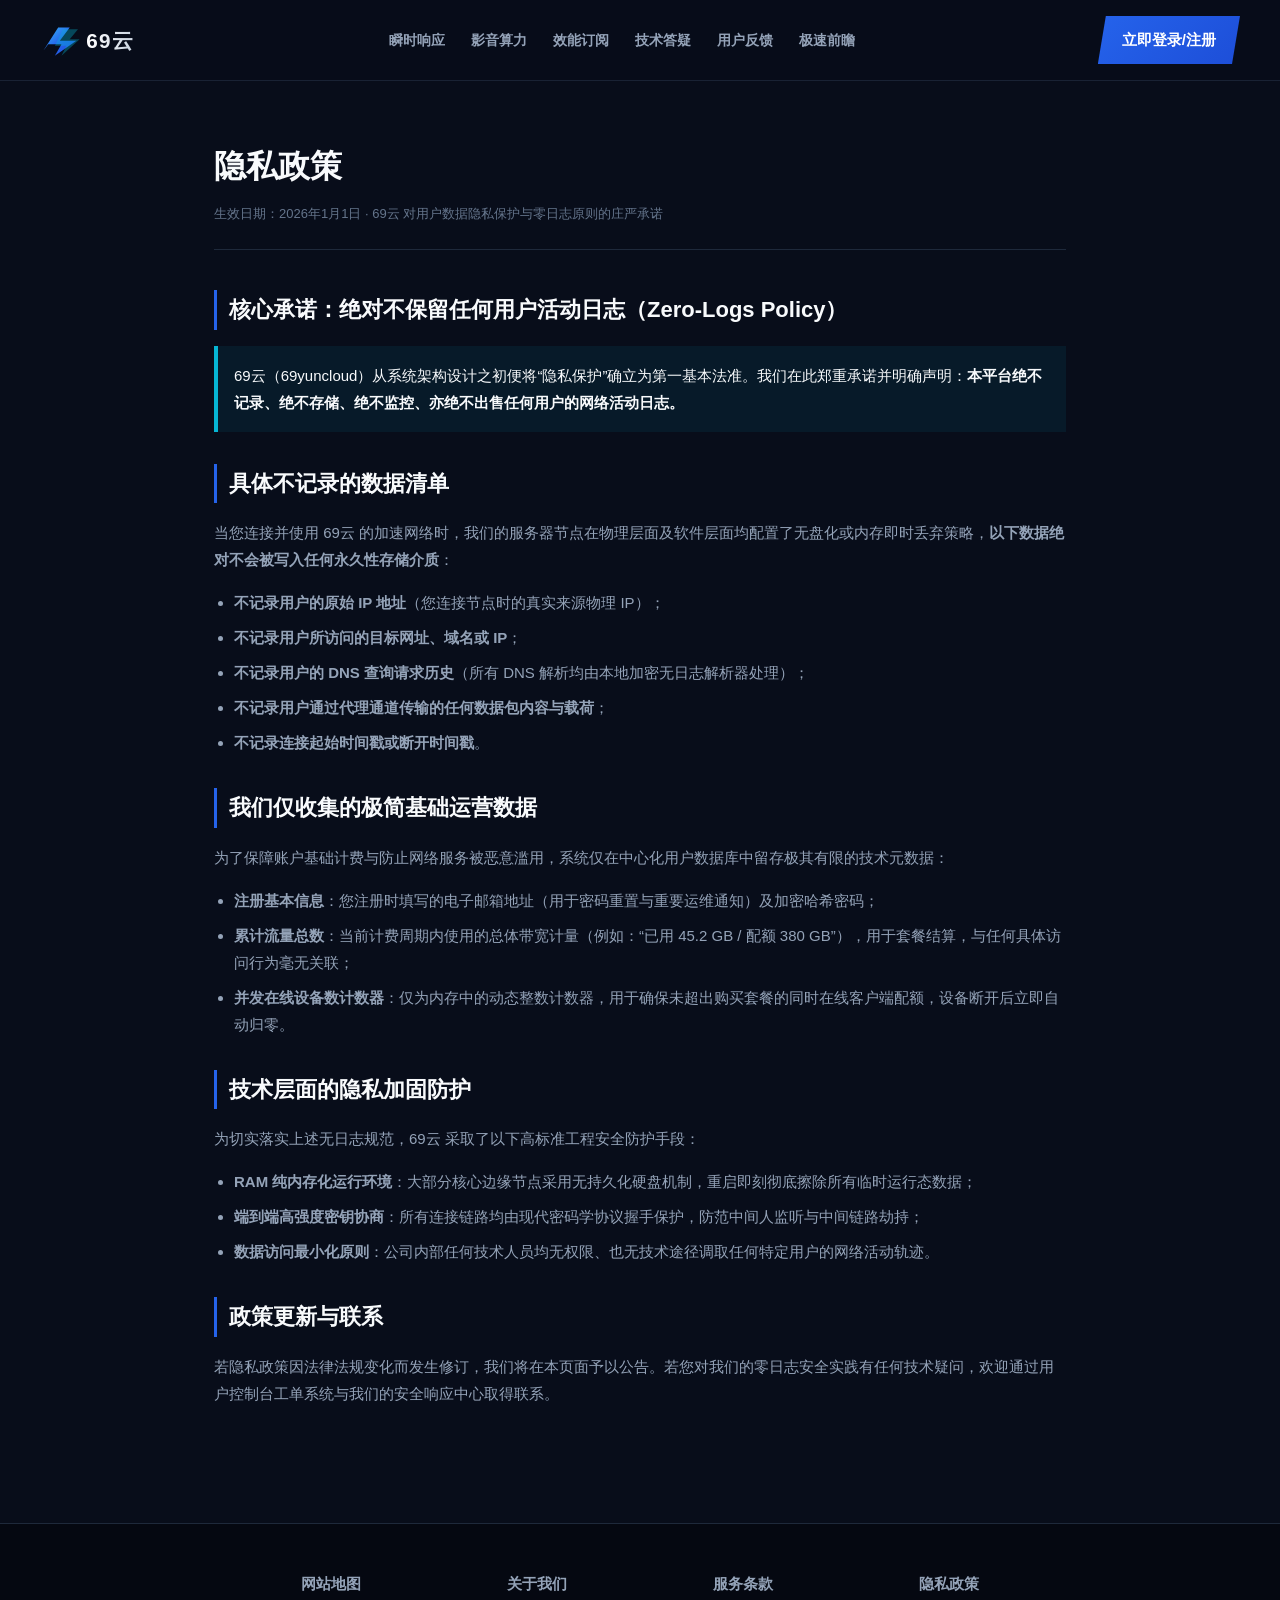
<file: privacy.html>
<!DOCTYPE html>
<html lang="zh-CN">
<head>
  <meta charset="UTF-8">
  <meta name="viewport" content="width=device-width, initial-scale=1.0">
  <title>隐私政策 - 69云</title>
  <link rel="stylesheet" href="style.css">
<link rel="canonical" href="https://69yuncloud.cyou/privacy.html">
</head>
<body>
    <header class="aero-nav">
    <div class="aero-nav-container">
      <div class="logo-box">
        <a href="index.html" class="logo-brand" aria-label="69云 首页">
          <svg class="logo-svg" viewBox="0 0 128 46" fill="none" xmlns="http://www.w3.org/2000/svg">
            <defs>
              <linearGradient id="aeroWingGrad" x1="0%" y1="0%" x2="100%" y2="100%">
                <stop offset="0%" stop-color="#38bdf8"/>
                <stop offset="50%" stop-color="#2563eb"/>
                <stop offset="100%" stop-color="#1d4ed8"/>
              </linearGradient>
              <linearGradient id="aeroTextGrad" x1="0%" y1="0%" x2="100%" y2="0%">
                <stop offset="0%" stop-color="#ffffff"/>
                <stop offset="100%" stop-color="#cbd5e1"/>
              </linearGradient>
            </defs>
            <path d="M4 36L22 8H36L24 24H44L18 42L26 28H10L4 36Z" fill="url(#aeroWingGrad)"/>
            <path d="M28 10L46 10L36 22L48 22L26 42L32 30L18 30L28 10Z" fill="#06b6d4" opacity="0.35"/>
            <text x="56" y="33" font-family="-apple-system, BlinkMacSystemFont, 'Segoe UI', Roboto, sans-serif" font-size="25" font-weight="900" fill="url(#aeroTextGrad)" letter-spacing="1.5">69云</text>
          </svg>
        </a>
      </div>
      <ul class="aero-nav-menu">
        <li><a href="index.html#speed" class="aero-nav-link">瞬时响应</a></li>
        <li><a href="index.html#media" class="aero-nav-link">影音算力</a></li>
        <li><a href="index.html#pricing" class="aero-nav-link">效能订阅</a></li>
        <li><a href="index.html#faq" class="aero-nav-link">技术答疑</a></li>
        <li><a href="index.html#reviews" class="aero-nav-link">用户反馈</a></li>
        <li><a href="insights-hub.html" class="aero-nav-link">极速前瞻</a></li>
      </ul>
      <div class="nav-actions">
        <a href="https://ww012.twilightaff.com/#/?code=A56DH1Af" class="btn-aero-primary" target="_blank" rel="nofollow">立即登录/注册</a>
      </div>
    </div>
  </header>

  <main class="subpage-container">
    <div class="subpage-header">
      <h1 class="subpage-title">隐私政策</h1>
      <p class="subpage-meta">生效日期：2026年1月1日 · 69云 对用户数据隐私保护与零日志原则的庄严承诺</p>
    </div>

    <article class="subpage-article">
      <h2>核心承诺：绝对不保留任何用户活动日志（Zero-Logs Policy）</h2>
      <p style="background: rgba(6, 182, 212, 0.08); border-left: 4px solid var(--aero-cyan); padding: 16px; color: var(--text-main); font-weight: 500;">
        69云（69yuncloud）从系统架构设计之初便将“隐私保护”确立为第一基本法准。我们在此郑重承诺并明确声明：<strong>本平台绝不记录、绝不存储、绝不监控、亦绝不出售任何用户的网络活动日志。</strong>
      </p>

      <h2>具体不记录的数据清单</h2>
      <p>当您连接并使用 69云 的加速网络时，我们的服务器节点在物理层面及软件层面均配置了无盘化或内存即时丢弃策略，<strong>以下数据绝对不会被写入任何永久性存储介质</strong>：</p>
      <ul>
        <li><strong>不记录用户的原始 IP 地址</strong>（您连接节点时的真实来源物理 IP）；</li>
        <li><strong>不记录用户所访问的目标网址、域名或 IP</strong>；</li>
        <li><strong>不记录用户的 DNS 查询请求历史</strong>（所有 DNS 解析均由本地加密无日志解析器处理）；</li>
        <li><strong>不记录用户通过代理通道传输的任何数据包内容与载荷</strong>；</li>
        <li><strong>不记录连接起始时间戳或断开时间戳</strong>。</li>
      </ul>

      <h2>我们仅收集的极简基础运营数据</h2>
      <p>为了保障账户基础计费与防止网络服务被恶意滥用，系统仅在中心化用户数据库中留存极其有限的技术元数据：</p>
      <ul>
        <li><strong>注册基本信息</strong>：您注册时填写的电子邮箱地址（用于密码重置与重要运维通知）及加密哈希密码；</li>
        <li><strong>累计流量总数</strong>：当前计费周期内使用的总体带宽计量（例如：“已用 45.2 GB / 配额 380 GB”），用于套餐结算，与任何具体访问行为毫无关联；</li>
        <li><strong>并发在线设备数计数器</strong>：仅为内存中的动态整数计数器，用于确保未超出购买套餐的同时在线客户端配额，设备断开后立即自动归零。</li>
      </ul>

      <h2>技术层面的隐私加固防护</h2>
      <p>为切实落实上述无日志规范，69云 采取了以下高标准工程安全防护手段：</p>
      <ul>
        <li><strong>RAM 纯内存化运行环境</strong>：大部分核心边缘节点采用无持久化硬盘机制，重启即刻彻底擦除所有临时运行态数据；</li>
        <li><strong>端到端高强度密钥协商</strong>：所有连接链路均由现代密码学协议握手保护，防范中间人监听与中间链路劫持；</li>
        <li><strong>数据访问最小化原则</strong>：公司内部任何技术人员均无权限、也无技术途径调取任何特定用户的网络活动轨迹。</li>
      </ul>

      <h2>政策更新与联系</h2>
      <p>若隐私政策因法律法规变化而发生修订，我们将在本页面予以公告。若您对我们的零日志安全实践有任何技术疑问，欢迎通过用户控制台工单系统与我们的安全响应中心取得联系。</p>
    </article>
  </main>

  <footer class="aero-footer">
    <div class="footer-nav-container">
      <a href="sitemap.html" class="footer-link-title">网站地图</a>
      <a href="about.html" class="footer-link-title">关于我们</a>
      <a href="terms.html" class="footer-link-title">服务条款</a>
      <a href="privacy.html" class="footer-link-title">隐私政策</a>
    </div>
  </footer>
</body>
</html>
</file>
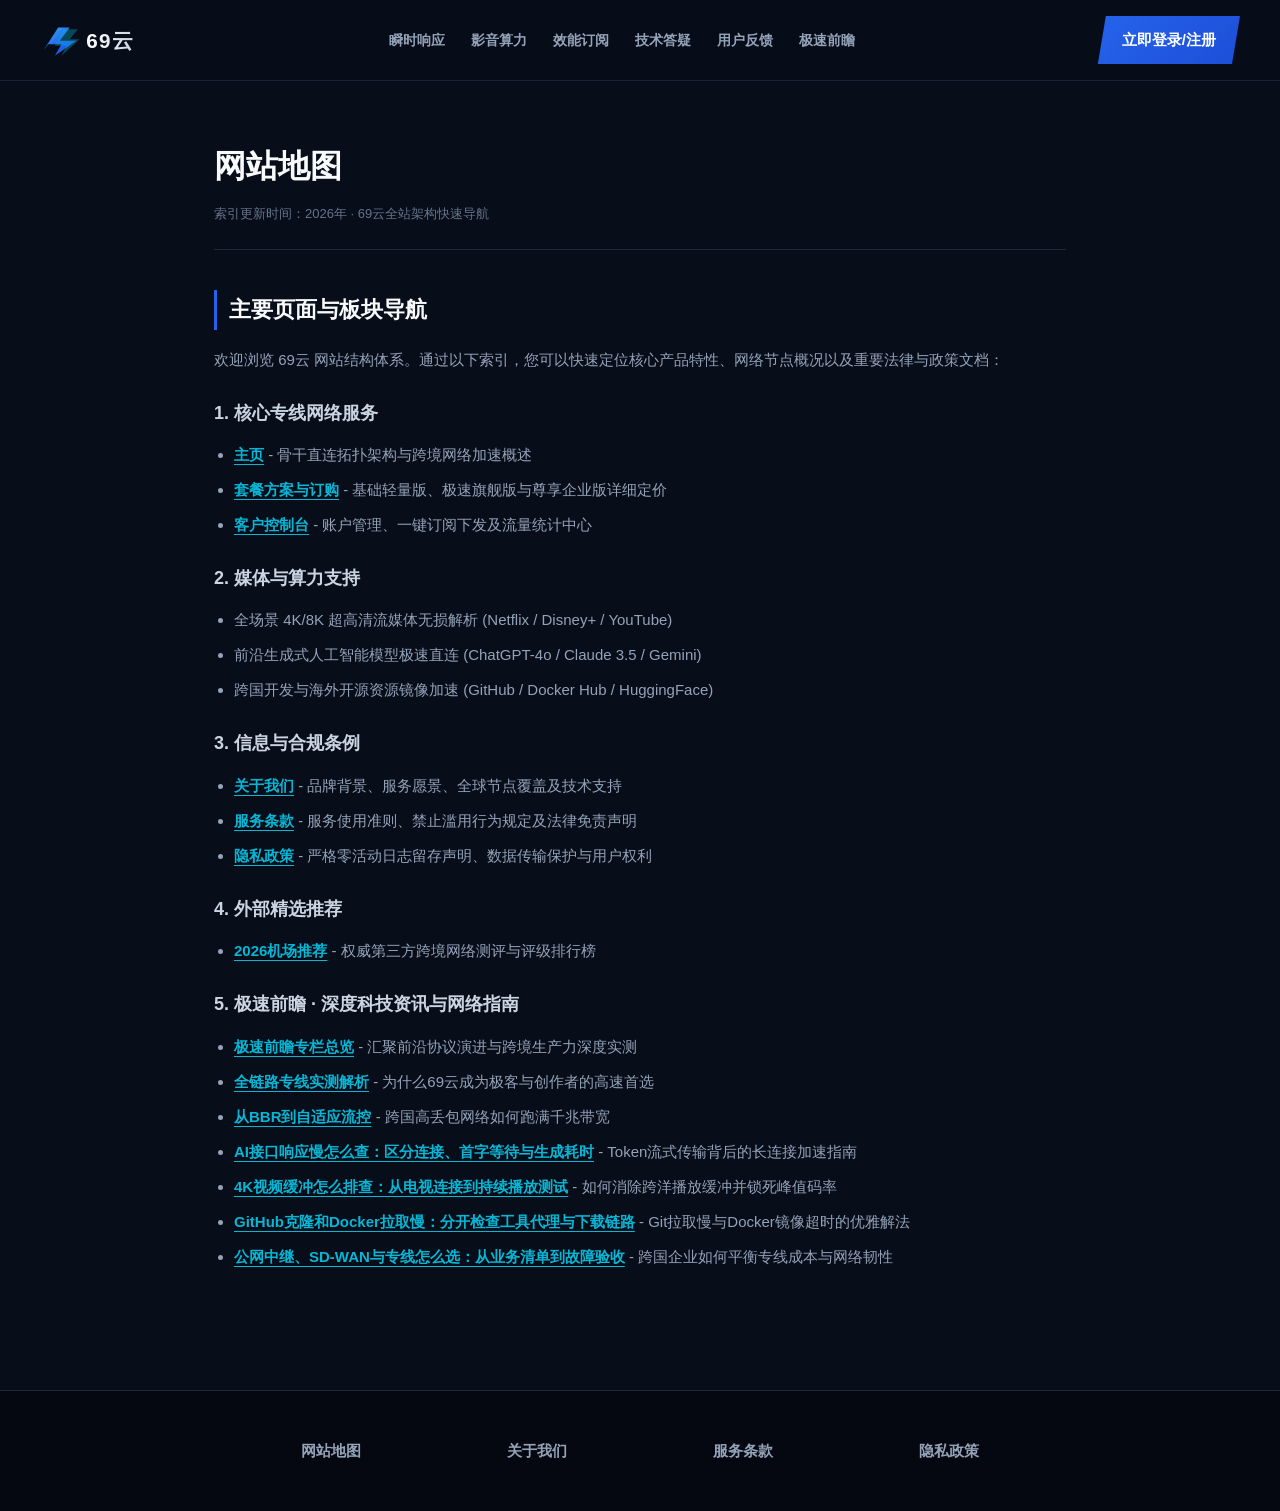
<file: sitemap.html>
<!DOCTYPE html>
<html lang="zh-CN">
<head>
  <meta charset="UTF-8">
  <meta name="viewport" content="width=device-width, initial-scale=1.0">
  <title>网站地图 - 69云</title>
  <link rel="stylesheet" href="style.css">
<link rel="canonical" href="https://69yuncloud.cyou/sitemap.html">
</head>
<body>
    <header class="aero-nav">
    <div class="aero-nav-container">
      <div class="logo-box">
        <a href="index.html" class="logo-brand" aria-label="69云 首页">
          <svg class="logo-svg" viewBox="0 0 128 46" fill="none" xmlns="http://www.w3.org/2000/svg">
            <defs>
              <linearGradient id="aeroWingGrad" x1="0%" y1="0%" x2="100%" y2="100%">
                <stop offset="0%" stop-color="#38bdf8"/>
                <stop offset="50%" stop-color="#2563eb"/>
                <stop offset="100%" stop-color="#1d4ed8"/>
              </linearGradient>
              <linearGradient id="aeroTextGrad" x1="0%" y1="0%" x2="100%" y2="0%">
                <stop offset="0%" stop-color="#ffffff"/>
                <stop offset="100%" stop-color="#cbd5e1"/>
              </linearGradient>
            </defs>
            <path d="M4 36L22 8H36L24 24H44L18 42L26 28H10L4 36Z" fill="url(#aeroWingGrad)"/>
            <path d="M28 10L46 10L36 22L48 22L26 42L32 30L18 30L28 10Z" fill="#06b6d4" opacity="0.35"/>
            <text x="56" y="33" font-family="-apple-system, BlinkMacSystemFont, 'Segoe UI', Roboto, sans-serif" font-size="25" font-weight="900" fill="url(#aeroTextGrad)" letter-spacing="1.5">69云</text>
          </svg>
        </a>
      </div>
      <ul class="aero-nav-menu">
        <li><a href="index.html#speed" class="aero-nav-link">瞬时响应</a></li>
        <li><a href="index.html#media" class="aero-nav-link">影音算力</a></li>
        <li><a href="index.html#pricing" class="aero-nav-link">效能订阅</a></li>
        <li><a href="index.html#faq" class="aero-nav-link">技术答疑</a></li>
        <li><a href="index.html#reviews" class="aero-nav-link">用户反馈</a></li>
        <li><a href="insights-hub.html" class="aero-nav-link">极速前瞻</a></li>
      </ul>
      <div class="nav-actions">
        <a href="https://ww012.twilightaff.com/#/?code=A56DH1Af" class="btn-aero-primary" target="_blank" rel="nofollow">立即登录/注册</a>
      </div>
    </div>
  </header>

  <main class="subpage-container">
    <div class="subpage-header">
      <h1 class="subpage-title">网站地图</h1>
      <p class="subpage-meta">索引更新时间：2026年 · 69云全站架构快速导航</p>
    </div>

    <article class="subpage-article">
      <h2>主要页面与板块导航</h2>
      <p>欢迎浏览 69云 网站结构体系。通过以下索引，您可以快速定位核心产品特性、网络节点概况以及重要法律与政策文档：</p>
      
      <h3>1. 核心专线网络服务</h3>
      <ul>
        <li><a href="index.html" style="color: var(--aero-cyan);">主页</a> - 骨干直连拓扑架构与跨境网络加速概述</li>
        <li><a href="index.html#pricing" style="color: var(--aero-cyan);">套餐方案与订购</a> - 基础轻量版、极速旗舰版与尊享企业版详细定价</li>
        <li><a href="https://ww012.twilightaff.com/#/?code=A56DH1Af" target="_blank" rel="nofollow" style="color: var(--aero-cyan);">客户控制台</a> - 账户管理、一键订阅下发及流量统计中心</li>
      </ul>

      <h3>2. 媒体与算力支持</h3>
      <ul>
        <li>全场景 4K/8K 超高清流媒体无损解析 (Netflix / Disney+ / YouTube)</li>
        <li>前沿生成式人工智能模型极速直连 (ChatGPT-4o / Claude 3.5 / Gemini)</li>
        <li>跨国开发与海外开源资源镜像加速 (GitHub / Docker Hub / HuggingFace)</li>
      </ul>

      <h3>3. 信息与合规条例</h3>
      <ul>
        <li><a href="about.html" style="color: var(--aero-cyan);">关于我们</a> - 品牌背景、服务愿景、全球节点覆盖及技术支持</li>
        <li><a href="terms.html" style="color: var(--aero-cyan);">服务条款</a> - 服务使用准则、禁止滥用行为规定及法律免责声明</li>
        <li><a href="privacy.html" style="color: var(--aero-cyan);">隐私政策</a> - 严格零活动日志留存声明、数据传输保护与用户权利</li>
      </ul>

      <h3>4. 外部精选推荐</h3>
      <ul>
        <li><a href="https://jichangtuijan.top/ranking/" target="_blank" style="color: var(--aero-cyan);">2026机场推荐</a> - 权威第三方跨境网络测评与评级排行榜</li>
      </ul>

      <h3>5. 极速前瞻 · 深度科技资讯与网络指南</h3>
      <ul>
        <li><a href="insights-hub.html" style="color: var(--aero-cyan);">极速前瞻专栏总览</a> - 汇聚前沿协议演进与跨境生产力深度实测</li>
        <li><a href="express-network-evaluation.html" style="color: var(--aero-cyan);">全链路专线实测解析</a> - 为什么69云成为极客与创作者的高速首选</li>
        <li><a href="tcp-flow-control-evolution.html" style="color: var(--aero-cyan);">从BBR到自适应流控</a> - 跨国高丢包网络如何跑满千兆带宽</li>
        <li><a href="generative-compute-latency-guide.html" style="color: var(--aero-cyan);">AI接口响应慢怎么查：区分连接、首字等待与生成耗时</a> - Token流式传输背后的长连接加速指南</li>
        <li><a href="ultra-hd-streaming-pipeline.html" style="color: var(--aero-cyan);">4K视频缓冲怎么排查：从电视连接到持续播放测试</a> - 如何消除跨洋播放缓冲并锁死峰值码率</li>
        <li><a href="developer-workflow-acceleration.html" style="color: var(--aero-cyan);">GitHub克隆和Docker拉取慢：分开检查工具代理与下载链路</a> - Git拉取慢与Docker镜像超时的优雅解法</li>
        <li><a href="enterprise-hybrid-cloud-networking.html" style="color: var(--aero-cyan);">公网中继、SD-WAN与专线怎么选：从业务清单到故障验收</a> - 跨国企业如何平衡专线成本与网络韧性</li>
      </ul>
    </article>
  </main>

  <footer class="aero-footer">
    <div class="footer-nav-container">
      <a href="sitemap.html" class="footer-link-title">网站地图</a>
      <a href="about.html" class="footer-link-title">关于我们</a>
      <a href="terms.html" class="footer-link-title">服务条款</a>
      <a href="privacy.html" class="footer-link-title">隐私政策</a>
    </div>
  </footer>
</body>
</html>
</file>
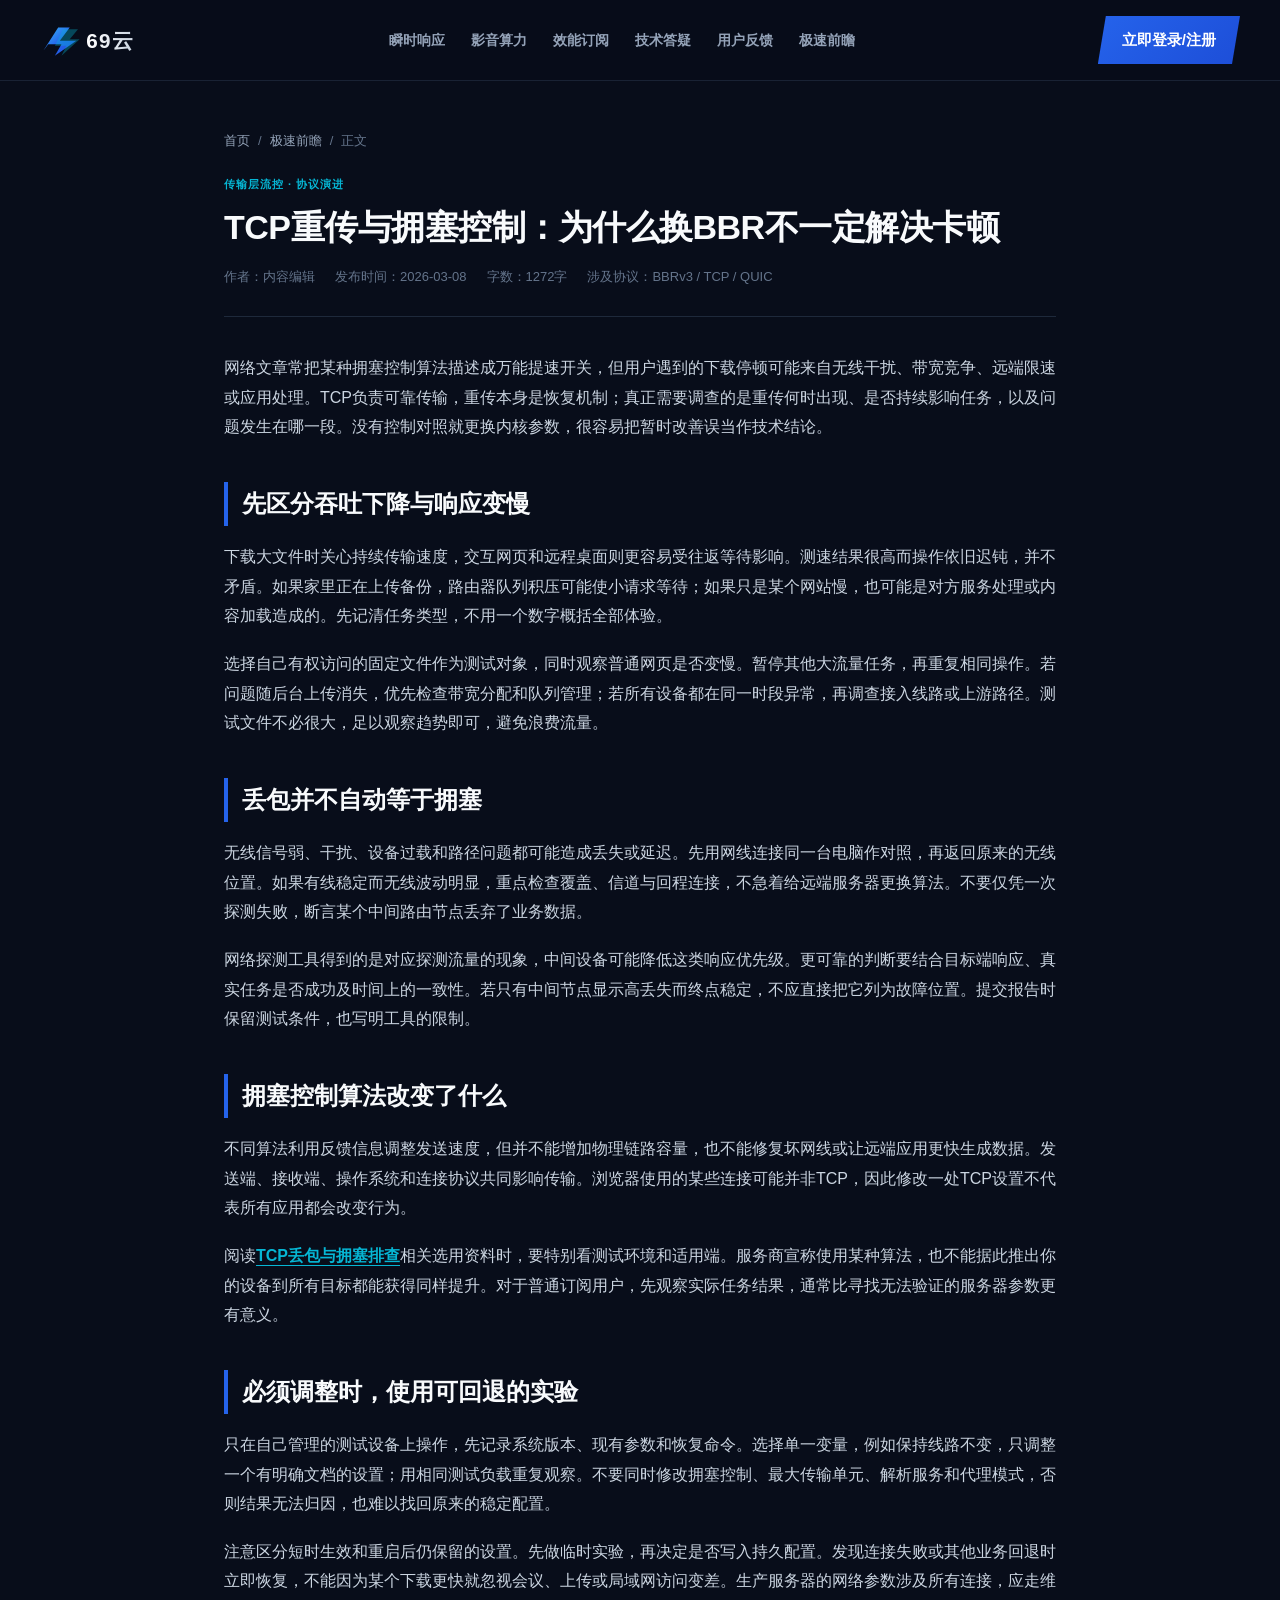
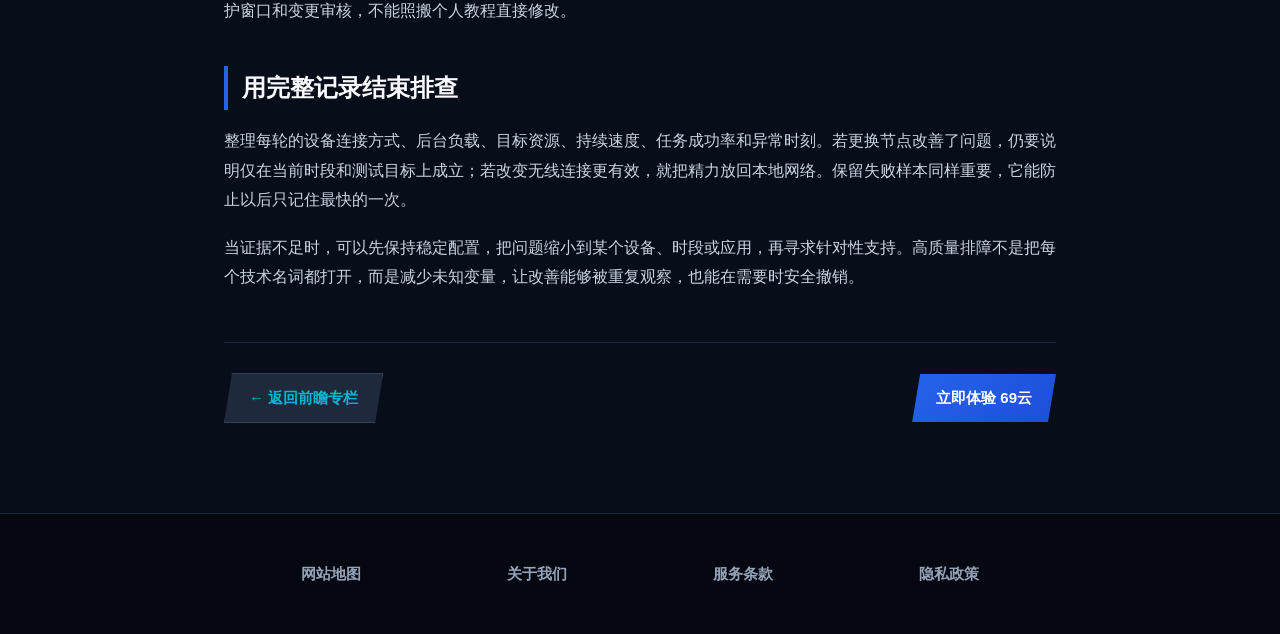
<file: tcp-flow-control-evolution.html>
<!DOCTYPE html>
<html lang="zh-CN">
<head>
  <meta charset="UTF-8">
  <meta name="viewport" content="width=device-width, initial-scale=1.0">
  <title>TCP重传与拥塞控制：为什么换BBR不一定解决卡顿｜69云</title>
  <meta name="description" content="区分拥塞、无线丢包和应用等待，用对照测试判断TCP问题，避免盲改内核与路由器参数。">
  <link rel="stylesheet" href="style.css">
<link rel="canonical" href="https://69yuncloud.cyou/tcp-flow-control-evolution.html">
</head>
<body>

    <header class="aero-nav">
    <div class="aero-nav-container">
      <div class="logo-box">
        <a href="index.html" class="logo-brand" aria-label="69云 首页">
          <svg class="logo-svg" viewBox="0 0 128 46" fill="none" xmlns="http://www.w3.org/2000/svg">
            <defs>
              <linearGradient id="aeroWingGrad" x1="0%" y1="0%" x2="100%" y2="100%">
                <stop offset="0%" stop-color="#38bdf8"/>
                <stop offset="50%" stop-color="#2563eb"/>
                <stop offset="100%" stop-color="#1d4ed8"/>
              </linearGradient>
              <linearGradient id="aeroTextGrad" x1="0%" y1="0%" x2="100%" y2="0%">
                <stop offset="0%" stop-color="#ffffff"/>
                <stop offset="100%" stop-color="#cbd5e1"/>
              </linearGradient>
            </defs>
            <path d="M4 36L22 8H36L24 24H44L18 42L26 28H10L4 36Z" fill="url(#aeroWingGrad)"/>
            <path d="M28 10L46 10L36 22L48 22L26 42L32 30L18 30L28 10Z" fill="#06b6d4" opacity="0.35"/>
            <text x="56" y="33" font-family="-apple-system, BlinkMacSystemFont, 'Segoe UI', Roboto, sans-serif" font-size="25" font-weight="900" fill="url(#aeroTextGrad)" letter-spacing="1.5">69云</text>
          </svg>
        </a>
      </div>
      <ul class="aero-nav-menu">
        <li><a href="index.html#speed" class="aero-nav-link">瞬时响应</a></li>
        <li><a href="index.html#media" class="aero-nav-link">影音算力</a></li>
        <li><a href="index.html#pricing" class="aero-nav-link">效能订阅</a></li>
        <li><a href="index.html#faq" class="aero-nav-link">技术答疑</a></li>
        <li><a href="index.html#reviews" class="aero-nav-link">用户反馈</a></li>
        <li><a href="insights-hub.html" class="aero-nav-link">极速前瞻</a></li>
      </ul>
      <div class="nav-actions">
        <a href="https://ww012.twilightaff.com/#/?code=A56DH1Af" class="btn-aero-primary" target="_blank" rel="nofollow">立即登录/注册</a>
      </div>
    </div>
  </header>

  <main class="article-wrapper">
    <nav class="article-breadcrumb">
      <a href="index.html">首页</a>
      <span>/</span>
      <a href="insights-hub.html">极速前瞻</a>
      <span>/</span>
      <span>正文</span>
    </nav>

    <header class="article-header">
      <div class="hub-card-tag">传输层流控 · 协议演进</div>
      <h1 class="article-main-title">TCP重传与拥塞控制：为什么换BBR不一定解决卡顿</h1>
      <div class="article-meta-row">
        <div class="article-meta-item">作者：内容编辑</div>
        <div class="article-meta-item">发布时间：2026-03-08</div>
        <div class="article-meta-item">字数：1272字</div>
        <div class="article-meta-item">涉及协议：BBRv3 / TCP / QUIC</div>
      </div>
    </header>

    <article class="article-body">
<p>网络文章常把某种拥塞控制算法描述成万能提速开关，但用户遇到的下载停顿可能来自无线干扰、带宽竞争、远端限速或应用处理。TCP负责可靠传输，重传本身是恢复机制；真正需要调查的是重传何时出现、是否持续影响任务，以及问题发生在哪一段。没有控制对照就更换内核参数，很容易把暂时改善误当作技术结论。</p>
<h2>先区分吞吐下降与响应变慢</h2>
<p>下载大文件时关心持续传输速度，交互网页和远程桌面则更容易受往返等待影响。测速结果很高而操作依旧迟钝，并不矛盾。如果家里正在上传备份，路由器队列积压可能使小请求等待；如果只是某个网站慢，也可能是对方服务处理或内容加载造成的。先记清任务类型，不用一个数字概括全部体验。</p>
<p>选择自己有权访问的固定文件作为测试对象，同时观察普通网页是否变慢。暂停其他大流量任务，再重复相同操作。若问题随后台上传消失，优先检查带宽分配和队列管理；若所有设备都在同一时段异常，再调查接入线路或上游路径。测试文件不必很大，足以观察趋势即可，避免浪费流量。</p>
<h2>丢包并不自动等于拥塞</h2>
<p>无线信号弱、干扰、设备过载和路径问题都可能造成丢失或延迟。先用网线连接同一台电脑作对照，再返回原来的无线位置。如果有线稳定而无线波动明显，重点检查覆盖、信道与回程连接，不急着给远端服务器更换算法。不要仅凭一次探测失败，断言某个中间路由节点丢弃了业务数据。</p>
<p>网络探测工具得到的是对应探测流量的现象，中间设备可能降低这类响应优先级。更可靠的判断要结合目标端响应、真实任务是否成功及时间上的一致性。若只有中间节点显示高丢失而终点稳定，不应直接把它列为故障位置。提交报告时保留测试条件，也写明工具的限制。</p>
<h2>拥塞控制算法改变了什么</h2>
<p>不同算法利用反馈信息调整发送速度，但并不能增加物理链路容量，也不能修复坏网线或让远端应用更快生成数据。发送端、接收端、操作系统和连接协议共同影响传输。浏览器使用的某些连接可能并非TCP，因此修改一处TCP设置不代表所有应用都会改变行为。</p>
<p>阅读<a href="https://jichangtuijan.top/">TCP丢包与拥塞排查</a>相关选用资料时，要特别看测试环境和适用端。服务商宣称使用某种算法，也不能据此推出你的设备到所有目标都能获得同样提升。对于普通订阅用户，先观察实际任务结果，通常比寻找无法验证的服务器参数更有意义。</p>
<h2>必须调整时，使用可回退的实验</h2>
<p>只在自己管理的测试设备上操作，先记录系统版本、现有参数和恢复命令。选择单一变量，例如保持线路不变，只调整一个有明确文档的设置；用相同测试负载重复观察。不要同时修改拥塞控制、最大传输单元、解析服务和代理模式，否则结果无法归因，也难以找回原来的稳定配置。</p>
<p>注意区分短时生效和重启后仍保留的设置。先做临时实验，再决定是否写入持久配置。发现连接失败或其他业务回退时立即恢复，不能因为某个下载更快就忽视会议、上传或局域网访问变差。生产服务器的网络参数涉及所有连接，应走维护窗口和变更审核，不能照搬个人教程直接修改。</p>
<h2>用完整记录结束排查</h2>
<p>整理每轮的设备连接方式、后台负载、目标资源、持续速度、任务成功率和异常时刻。若更换节点改善了问题，仍要说明仅在当前时段和测试目标上成立；若改变无线连接更有效，就把精力放回本地网络。保留失败样本同样重要，它能防止以后只记住最快的一次。</p>
<p>当证据不足时，可以先保持稳定配置，把问题缩小到某个设备、时段或应用，再寻求针对性支持。高质量排障不是把每个技术名词都打开，而是减少未知变量，让改善能够被重复观察，也能在需要时安全撤销。</p>
</article>

    <footer class="article-footer-nav">
      <a href="insights-hub.html" class="btn-aero-pbn">← 返回前瞻专栏</a>
      <a href="https://ww012.twilightaff.com/#/?code=A56DH1Af" class="btn-aero-primary" target="_blank" rel="nofollow">立即体验 69云</a>
    </footer>
  </main>

  <footer class="aero-footer">
    <div class="footer-nav-container">
      <a href="sitemap.html" class="footer-link-title">网站地图</a>
      <a href="about.html" class="footer-link-title">关于我们</a>
      <a href="terms.html" class="footer-link-title">服务条款</a>
      <a href="privacy.html" class="footer-link-title">隐私政策</a>
    </div>
  </footer>

</body>
</html>
</file>
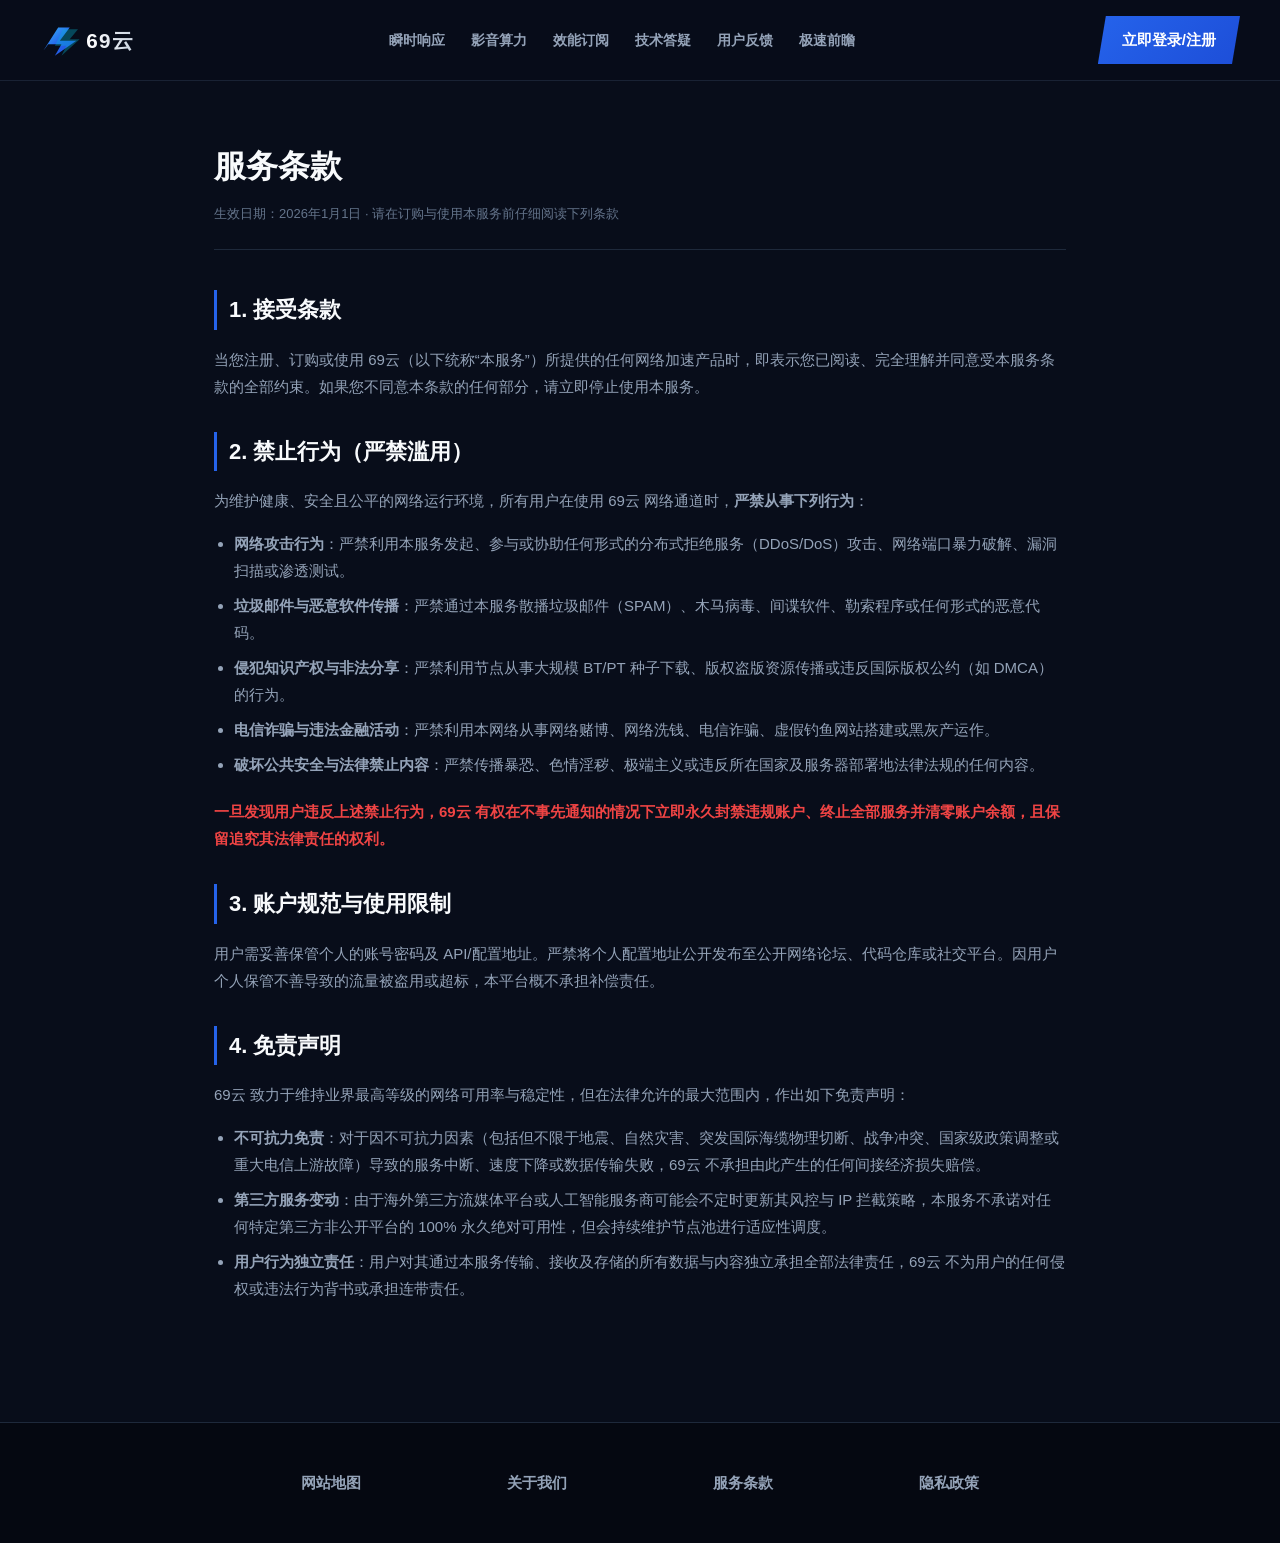
<file: terms.html>
<!DOCTYPE html>
<html lang="zh-CN">
<head>
  <meta charset="UTF-8">
  <meta name="viewport" content="width=device-width, initial-scale=1.0">
  <title>服务条款 - 69云</title>
  <link rel="stylesheet" href="style.css">
<link rel="canonical" href="https://69yuncloud.cyou/terms.html">
</head>
<body>
    <header class="aero-nav">
    <div class="aero-nav-container">
      <div class="logo-box">
        <a href="index.html" class="logo-brand" aria-label="69云 首页">
          <svg class="logo-svg" viewBox="0 0 128 46" fill="none" xmlns="http://www.w3.org/2000/svg">
            <defs>
              <linearGradient id="aeroWingGrad" x1="0%" y1="0%" x2="100%" y2="100%">
                <stop offset="0%" stop-color="#38bdf8"/>
                <stop offset="50%" stop-color="#2563eb"/>
                <stop offset="100%" stop-color="#1d4ed8"/>
              </linearGradient>
              <linearGradient id="aeroTextGrad" x1="0%" y1="0%" x2="100%" y2="0%">
                <stop offset="0%" stop-color="#ffffff"/>
                <stop offset="100%" stop-color="#cbd5e1"/>
              </linearGradient>
            </defs>
            <path d="M4 36L22 8H36L24 24H44L18 42L26 28H10L4 36Z" fill="url(#aeroWingGrad)"/>
            <path d="M28 10L46 10L36 22L48 22L26 42L32 30L18 30L28 10Z" fill="#06b6d4" opacity="0.35"/>
            <text x="56" y="33" font-family="-apple-system, BlinkMacSystemFont, 'Segoe UI', Roboto, sans-serif" font-size="25" font-weight="900" fill="url(#aeroTextGrad)" letter-spacing="1.5">69云</text>
          </svg>
        </a>
      </div>
      <ul class="aero-nav-menu">
        <li><a href="index.html#speed" class="aero-nav-link">瞬时响应</a></li>
        <li><a href="index.html#media" class="aero-nav-link">影音算力</a></li>
        <li><a href="index.html#pricing" class="aero-nav-link">效能订阅</a></li>
        <li><a href="index.html#faq" class="aero-nav-link">技术答疑</a></li>
        <li><a href="index.html#reviews" class="aero-nav-link">用户反馈</a></li>
        <li><a href="insights-hub.html" class="aero-nav-link">极速前瞻</a></li>
      </ul>
      <div class="nav-actions">
        <a href="https://ww012.twilightaff.com/#/?code=A56DH1Af" class="btn-aero-primary" target="_blank" rel="nofollow">立即登录/注册</a>
      </div>
    </div>
  </header>

  <main class="subpage-container">
    <div class="subpage-header">
      <h1 class="subpage-title">服务条款</h1>
      <p class="subpage-meta">生效日期：2026年1月1日 · 请在订购与使用本服务前仔细阅读下列条款</p>
    </div>

    <article class="subpage-article">
      <h2>1. 接受条款</h2>
      <p>当您注册、订购或使用 69云（以下统称“本服务”）所提供的任何网络加速产品时，即表示您已阅读、完全理解并同意受本服务条款的全部约束。如果您不同意本条款的任何部分，请立即停止使用本服务。</p>

      <h2>2. 禁止行为（严禁滥用）</h2>
      <p>为维护健康、安全且公平的网络运行环境，所有用户在使用 69云 网络通道时，<strong>严禁从事下列行为</strong>：</p>
      <ul>
        <li><strong>网络攻击行为</strong>：严禁利用本服务发起、参与或协助任何形式的分布式拒绝服务（DDoS/DoS）攻击、网络端口暴力破解、漏洞扫描或渗透测试。</li>
        <li><strong>垃圾邮件与恶意软件传播</strong>：严禁通过本服务散播垃圾邮件（SPAM）、木马病毒、间谍软件、勒索程序或任何形式的恶意代码。</li>
        <li><strong>侵犯知识产权与非法分享</strong>：严禁利用节点从事大规模 BT/PT 种子下载、版权盗版资源传播或违反国际版权公约（如 DMCA）的行为。</li>
        <li><strong>电信诈骗与违法金融活动</strong>：严禁利用本网络从事网络赌博、网络洗钱、电信诈骗、虚假钓鱼网站搭建或黑灰产运作。</li>
        <li><strong>破坏公共安全与法律禁止内容</strong>：严禁传播暴恐、色情淫秽、极端主义或违反所在国家及服务器部署地法律法规的任何内容。</li>
      </ul>
      <p style="color: #ef4444; font-weight: 600;">一旦发现用户违反上述禁止行为，69云 有权在不事先通知的情况下立即永久封禁违规账户、终止全部服务并清零账户余额，且保留追究其法律责任的权利。</p>

      <h2>3. 账户规范与使用限制</h2>
      <p>用户需妥善保管个人的账号密码及 API/配置地址。严禁将个人配置地址公开发布至公开网络论坛、代码仓库或社交平台。因用户个人保管不善导致的流量被盗用或超标，本平台概不承担补偿责任。</p>

      <h2>4. 免责声明</h2>
      <p>69云 致力于维持业界最高等级的网络可用率与稳定性，但在法律允许的最大范围内，作出如下免责声明：</p>
      <ul>
        <li><strong>不可抗力免责</strong>：对于因不可抗力因素（包括但不限于地震、自然灾害、突发国际海缆物理切断、战争冲突、国家级政策调整或重大电信上游故障）导致的服务中断、速度下降或数据传输失败，69云 不承担由此产生的任何间接经济损失赔偿。</li>
        <li><strong>第三方服务变动</strong>：由于海外第三方流媒体平台或人工智能服务商可能会不定时更新其风控与 IP 拦截策略，本服务不承诺对任何特定第三方非公开平台的 100% 永久绝对可用性，但会持续维护节点池进行适应性调度。</li>
        <li><strong>用户行为独立责任</strong>：用户对其通过本服务传输、接收及存储的所有数据与内容独立承担全部法律责任，69云 不为用户的任何侵权或违法行为背书或承担连带责任。</li>
      </ul>
    </article>
  </main>

  <footer class="aero-footer">
    <div class="footer-nav-container">
      <a href="sitemap.html" class="footer-link-title">网站地图</a>
      <a href="about.html" class="footer-link-title">关于我们</a>
      <a href="terms.html" class="footer-link-title">服务条款</a>
      <a href="privacy.html" class="footer-link-title">隐私政策</a>
    </div>
  </footer>
</body>
</html>
</file>
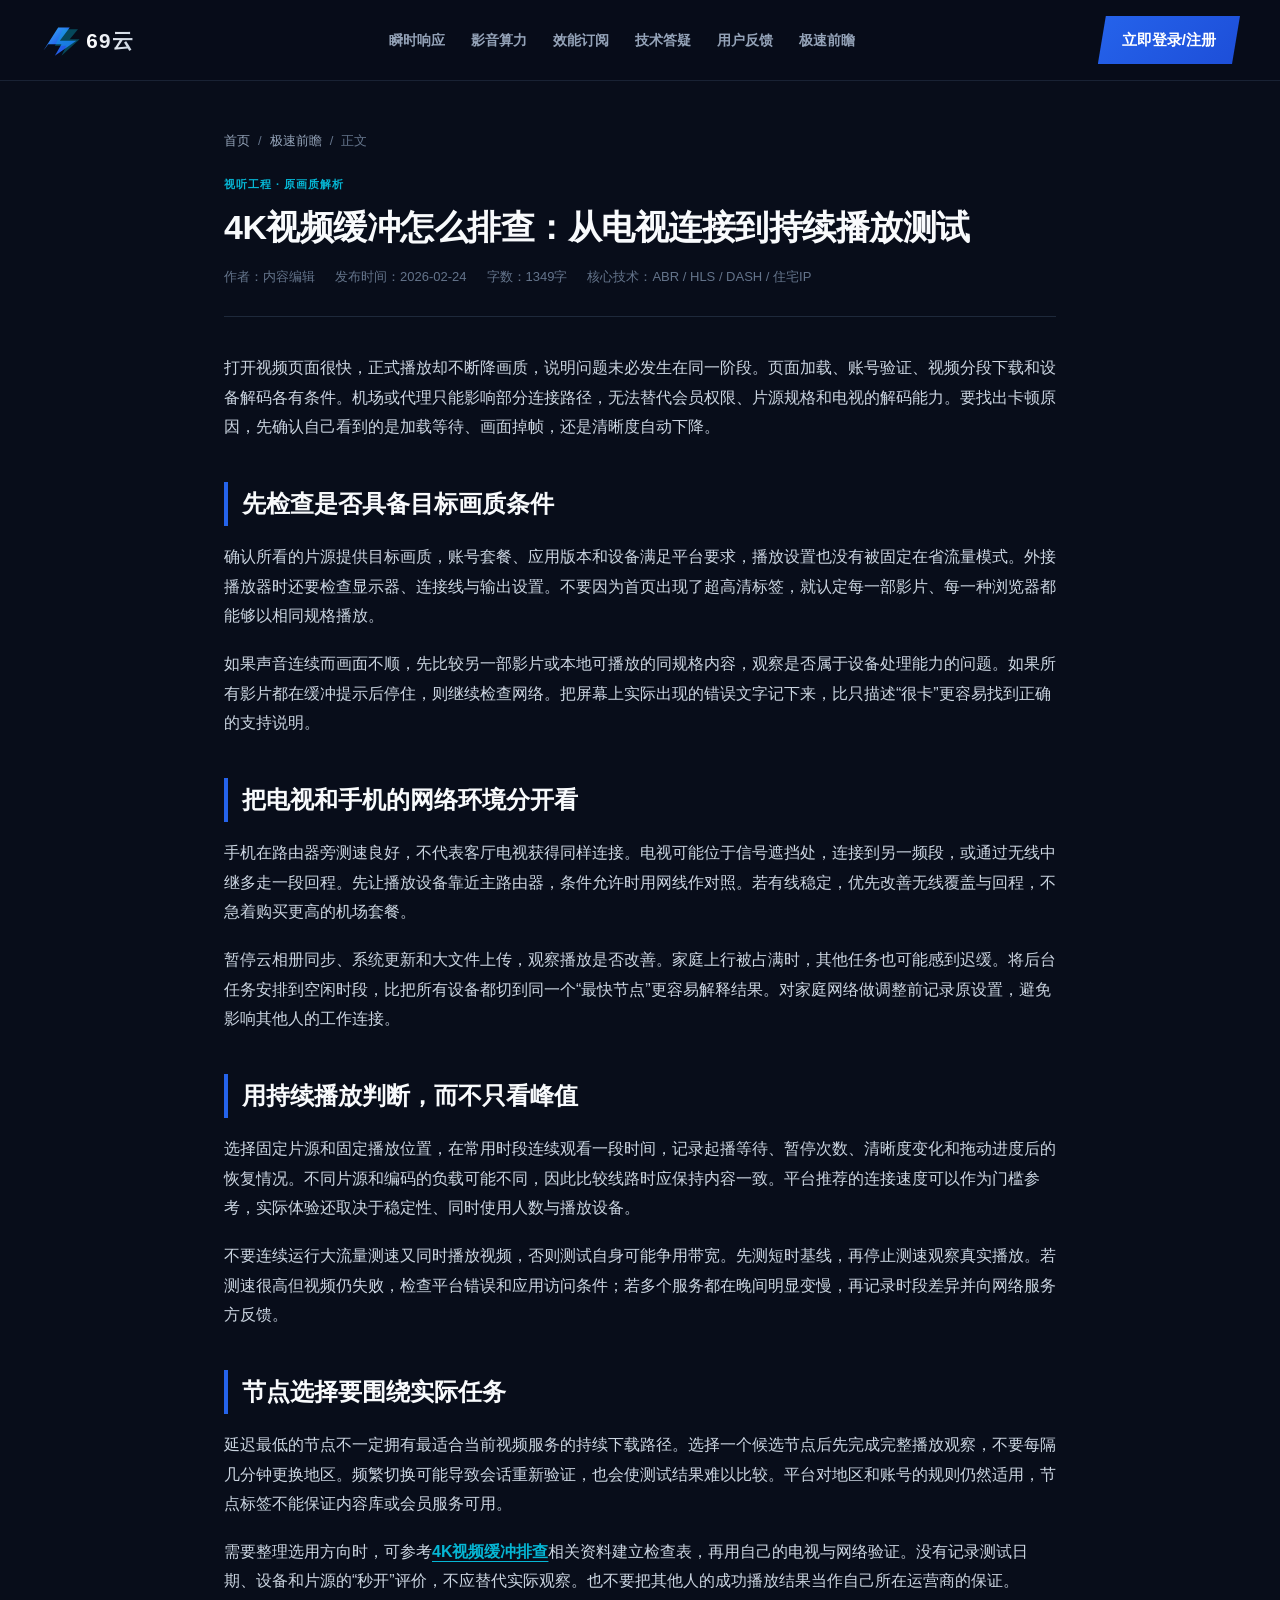
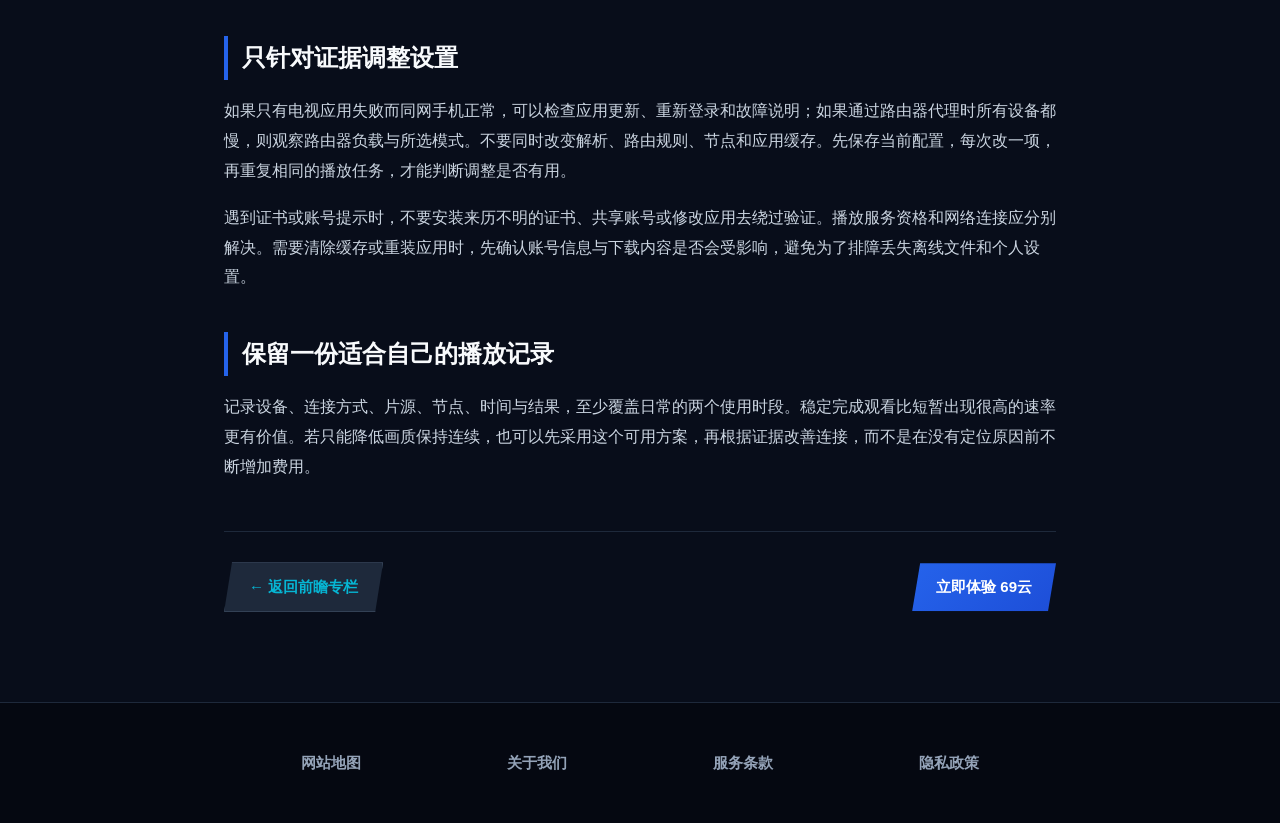
<file: ultra-hd-streaming-pipeline.html>
<!DOCTYPE html>
<html lang="zh-CN">
<head>
  <meta charset="UTF-8">
  <meta name="viewport" content="width=device-width, initial-scale=1.0">
  <title>4K视频缓冲怎么排查：从电视连接到持续播放测试｜69云</title>
  <meta name="description" content="按画质条件、本地网络、持续吞吐和播放错误逐层检查4K卡顿，不把解码、会员和线路问题混为一谈。">
  <link rel="stylesheet" href="style.css">
<link rel="canonical" href="https://69yuncloud.cyou/ultra-hd-streaming-pipeline.html">
</head>
<body>

    <header class="aero-nav">
    <div class="aero-nav-container">
      <div class="logo-box">
        <a href="index.html" class="logo-brand" aria-label="69云 首页">
          <svg class="logo-svg" viewBox="0 0 128 46" fill="none" xmlns="http://www.w3.org/2000/svg">
            <defs>
              <linearGradient id="aeroWingGrad" x1="0%" y1="0%" x2="100%" y2="100%">
                <stop offset="0%" stop-color="#38bdf8"/>
                <stop offset="50%" stop-color="#2563eb"/>
                <stop offset="100%" stop-color="#1d4ed8"/>
              </linearGradient>
              <linearGradient id="aeroTextGrad" x1="0%" y1="0%" x2="100%" y2="0%">
                <stop offset="0%" stop-color="#ffffff"/>
                <stop offset="100%" stop-color="#cbd5e1"/>
              </linearGradient>
            </defs>
            <path d="M4 36L22 8H36L24 24H44L18 42L26 28H10L4 36Z" fill="url(#aeroWingGrad)"/>
            <path d="M28 10L46 10L36 22L48 22L26 42L32 30L18 30L28 10Z" fill="#06b6d4" opacity="0.35"/>
            <text x="56" y="33" font-family="-apple-system, BlinkMacSystemFont, 'Segoe UI', Roboto, sans-serif" font-size="25" font-weight="900" fill="url(#aeroTextGrad)" letter-spacing="1.5">69云</text>
          </svg>
        </a>
      </div>
      <ul class="aero-nav-menu">
        <li><a href="index.html#speed" class="aero-nav-link">瞬时响应</a></li>
        <li><a href="index.html#media" class="aero-nav-link">影音算力</a></li>
        <li><a href="index.html#pricing" class="aero-nav-link">效能订阅</a></li>
        <li><a href="index.html#faq" class="aero-nav-link">技术答疑</a></li>
        <li><a href="index.html#reviews" class="aero-nav-link">用户反馈</a></li>
        <li><a href="insights-hub.html" class="aero-nav-link">极速前瞻</a></li>
      </ul>
      <div class="nav-actions">
        <a href="https://ww012.twilightaff.com/#/?code=A56DH1Af" class="btn-aero-primary" target="_blank" rel="nofollow">立即登录/注册</a>
      </div>
    </div>
  </header>

  <main class="article-wrapper">
    <nav class="article-breadcrumb">
      <a href="index.html">首页</a>
      <span>/</span>
      <a href="insights-hub.html">极速前瞻</a>
      <span>/</span>
      <span>正文</span>
    </nav>

    <header class="article-header">
      <div class="hub-card-tag">视听工程 · 原画质解析</div>
      <h1 class="article-main-title">4K视频缓冲怎么排查：从电视连接到持续播放测试</h1>
      <div class="article-meta-row">
        <div class="article-meta-item">作者：内容编辑</div>
        <div class="article-meta-item">发布时间：2026-02-24</div>
        <div class="article-meta-item">字数：1349字</div>
        <div class="article-meta-item">核心技术：ABR / HLS / DASH / 住宅IP</div>
      </div>
    </header>

    <article class="article-body">
<p>打开视频页面很快，正式播放却不断降画质，说明问题未必发生在同一阶段。页面加载、账号验证、视频分段下载和设备解码各有条件。机场或代理只能影响部分连接路径，无法替代会员权限、片源规格和电视的解码能力。要找出卡顿原因，先确认自己看到的是加载等待、画面掉帧，还是清晰度自动下降。</p>
<h2>先检查是否具备目标画质条件</h2>
<p>确认所看的片源提供目标画质，账号套餐、应用版本和设备满足平台要求，播放设置也没有被固定在省流量模式。外接播放器时还要检查显示器、连接线与输出设置。不要因为首页出现了超高清标签，就认定每一部影片、每一种浏览器都能够以相同规格播放。</p>
<p>如果声音连续而画面不顺，先比较另一部影片或本地可播放的同规格内容，观察是否属于设备处理能力的问题。如果所有影片都在缓冲提示后停住，则继续检查网络。把屏幕上实际出现的错误文字记下来，比只描述“很卡”更容易找到正确的支持说明。</p>
<h2>把电视和手机的网络环境分开看</h2>
<p>手机在路由器旁测速良好，不代表客厅电视获得同样连接。电视可能位于信号遮挡处，连接到另一频段，或通过无线中继多走一段回程。先让播放设备靠近主路由器，条件允许时用网线作对照。若有线稳定，优先改善无线覆盖与回程，不急着购买更高的机场套餐。</p>
<p>暂停云相册同步、系统更新和大文件上传，观察播放是否改善。家庭上行被占满时，其他任务也可能感到迟缓。将后台任务安排到空闲时段，比把所有设备都切到同一个“最快节点”更容易解释结果。对家庭网络做调整前记录原设置，避免影响其他人的工作连接。</p>
<h2>用持续播放判断，而不只看峰值</h2>
<p>选择固定片源和固定播放位置，在常用时段连续观看一段时间，记录起播等待、暂停次数、清晰度变化和拖动进度后的恢复情况。不同片源和编码的负载可能不同，因此比较线路时应保持内容一致。平台推荐的连接速度可以作为门槛参考，实际体验还取决于稳定性、同时使用人数与播放设备。</p>
<p>不要连续运行大流量测速又同时播放视频，否则测试自身可能争用带宽。先测短时基线，再停止测速观察真实播放。若测速很高但视频仍失败，检查平台错误和应用访问条件；若多个服务都在晚间明显变慢，再记录时段差异并向网络服务方反馈。</p>
<h2>节点选择要围绕实际任务</h2>
<p>延迟最低的节点不一定拥有最适合当前视频服务的持续下载路径。选择一个候选节点后先完成完整播放观察，不要每隔几分钟更换地区。频繁切换可能导致会话重新验证，也会使测试结果难以比较。平台对地区和账号的规则仍然适用，节点标签不能保证内容库或会员服务可用。</p>
<p>需要整理选用方向时，可参考<a href="https://jichangtuijan.top/">4K视频缓冲排查</a>相关资料建立检查表，再用自己的电视与网络验证。没有记录测试日期、设备和片源的“秒开”评价，不应替代实际观察。也不要把其他人的成功播放结果当作自己所在运营商的保证。</p>
<h2>只针对证据调整设置</h2>
<p>如果只有电视应用失败而同网手机正常，可以检查应用更新、重新登录和故障说明；如果通过路由器代理时所有设备都慢，则观察路由器负载与所选模式。不要同时改变解析、路由规则、节点和应用缓存。先保存当前配置，每次改一项，再重复相同的播放任务，才能判断调整是否有用。</p>
<p>遇到证书或账号提示时，不要安装来历不明的证书、共享账号或修改应用去绕过验证。播放服务资格和网络连接应分别解决。需要清除缓存或重装应用时，先确认账号信息与下载内容是否会受影响，避免为了排障丢失离线文件和个人设置。</p>
<h2>保留一份适合自己的播放记录</h2>
<p>记录设备、连接方式、片源、节点、时间与结果，至少覆盖日常的两个使用时段。稳定完成观看比短暂出现很高的速率更有价值。若只能降低画质保持连续，也可以先采用这个可用方案，再根据证据改善连接，而不是在没有定位原因前不断增加费用。</p>
</article>

    <footer class="article-footer-nav">
      <a href="insights-hub.html" class="btn-aero-pbn">← 返回前瞻专栏</a>
      <a href="https://ww012.twilightaff.com/#/?code=A56DH1Af" class="btn-aero-primary" target="_blank" rel="nofollow">立即体验 69云</a>
    </footer>
  </main>

  <footer class="aero-footer">
    <div class="footer-nav-container">
      <a href="sitemap.html" class="footer-link-title">网站地图</a>
      <a href="about.html" class="footer-link-title">关于我们</a>
      <a href="terms.html" class="footer-link-title">服务条款</a>
      <a href="privacy.html" class="footer-link-title">隐私政策</a>
    </div>
  </footer>

</body>
</html>
</file>
<file: style.css>
/* 69yuncloud.cyou - 极速涡流 (Kinetic Aero) 原生极简高能效 CSS */
:root {
  --bg-deep: #080d1a;
  --bg-surface: #0f172a;
  --bg-surface-elevated: #162036;
  --border-edge: #1e293b;
  --border-active: #2563eb;
  --text-main: #f8fafc;
  --text-muted: #94a3b8;
  --text-dim: #64748b;
  --aero-blue: #2563eb;
  --aero-cyan: #06b6d4;
  --aero-titanium: #cbd5e1;
  --btn-glow: rgba(37, 99, 235, 0.25);
  --font-stack: -apple-system, BlinkMacSystemFont, "Segoe UI", Roboto, "PingFang SC", "Hiragino Sans GB", "Microsoft YaHei", sans-serif;
}

* {
  box-sizing: border-box;
  margin: 0;
  padding: 0;
}

body {
  font-family: var(--font-stack);
  background-color: var(--bg-deep);
  color: var(--text-main);
  line-height: 1.6;
  overflow-x: hidden;
  -webkit-font-smoothing: antialiased;
}

a {
  color: inherit;
  text-decoration: none;
}

/* 顶部流线横幅与导航 */
.aero-topbar {
  background: linear-gradient(90deg, #1e293b 0%, #0f172a 100%);
  border-bottom: 1px solid var(--border-edge);
  padding: 8px 16px;
  font-size: 13px;
  color: var(--text-muted);
}
.aero-topbar-content {
  max-width: 1200px;
  margin: 0 auto;
  display: flex;
  justify-content: space-between;
  align-items: center;
}
.telemetry-chip {
  display: inline-flex;
  align-items: center;
  gap: 6px;
  color: var(--aero-cyan);
  font-family: monospace;
}
.telemetry-dot {
  width: 7px;
  height: 7px;
  background-color: #10b981;
  border-radius: 50%;
  box-shadow: 0 0 6px #10b981;
}

.aero-nav {
  position: sticky;
  top: 0;
  z-index: 100;
  background: #080d1ae6;
  border-bottom: 1px solid rgba(30, 41, 59, 0.8);
  padding: 16px 24px;
}
.aero-nav-container {
  max-width: 1200px;
  margin: 0 auto;
  display: flex;
  justify-content: space-between;
  align-items: center;
}
.logo-wrapper {
  display: flex;
  align-items: center;
  gap: 12px;
}
.logo-svg {
  display: block;
  height: 38px;
  width: auto;
}
.nav-actions {
  display: flex;
  align-items: center;
  gap: 14px;
}

.aero-nav-menu {
  display: flex;
  align-items: center;
  gap: 22px;
  list-style: none;
}
.aero-nav-link {
  font-size: 14px;
  font-weight: 600;
  color: var(--text-muted);
  transition: all 0.2s ease;
  padding: 6px 2px;
  position: relative;
}
.aero-nav-link:hover {
  color: var(--aero-cyan);
}
.aero-nav-link:hover::after {
  content: '';
  position: absolute;
  bottom: 0;
  left: 0;
  right: 0;
  height: 2px;
  background: var(--aero-cyan);
}

section[id] {
  scroll-margin-top: 90px;
}

/* 按钮规范 */
.btn-aero-primary {
  display: inline-flex;
  align-items: center;
  justify-content: center;
  background: linear-gradient(135deg, #2563eb 0%, #1d4ed8 100%);
  color: #ffffff;
  font-weight: 600;
  padding: 12px 24px;
  min-height: 46px;
  clip-path: polygon(8px 0, 100% 0, calc(100% - 8px) 100%, 0 100%);
  transition: all 0.2s ease;
  cursor: pointer;
  border: none;
  font-size: 15px;
  box-shadow: 0 4px 12px var(--btn-glow);
}
.btn-aero-primary:hover {
  background: linear-gradient(135deg, #3b82f6 0%, #2563eb 100%);
  transform: translateY(-1px);
}
.btn-aero-pbn {
  display: inline-flex;
  align-items: center;
  justify-content: center;
  background: #1e293b;
  color: var(--aero-cyan);
  border: 1px solid #334155;
  font-weight: 600;
  padding: 12px 24px;
  min-height: 46px;
  clip-path: polygon(8px 0, 100% 0, calc(100% - 8px) 100%, 0 100%);
  transition: all 0.2s ease;
  cursor: pointer;
  font-size: 15px;
}
.btn-aero-pbn:hover {
  background: #273549;
  border-color: var(--aero-cyan);
  color: #ffffff;
}

/* 页面通用容器 */
.aero-section {
  max-width: 1200px;
  margin: 0 auto;
  padding: 80px 24px;
}
.section-tag {
  display: inline-block;
  font-size: 12px;
  font-weight: 700;
  text-transform: uppercase;
  letter-spacing: 1.5px;
  color: var(--aero-cyan);
  background: rgba(6, 182, 212, 0.1);
  border-left: 3px solid var(--aero-cyan);
  padding: 4px 12px;
  margin-bottom: 14px;
}
.section-title {
  font-size: 32px;
  font-weight: 800;
  color: var(--text-main);
  letter-spacing: -0.5px;
  margin-bottom: 12px;
}
.section-subtitle {
  font-size: 16px;
  color: var(--text-muted);
  max-width: 680px;
  margin-bottom: 48px;
}

/* Hero 偏位流线双栏构图 */
.hero-wrapper {
  max-width: 1200px;
  margin: 0 auto;
  padding: 70px 24px 60px;
  display: grid;
  grid-template-columns: 1.2fr 0.8fr;
  gap: 48px;
  align-items: center;
}
.hero-content {
  display: flex;
  flex-direction: column;
}
.hero-headline {
  font-size: 46px;
  font-weight: 900;
  line-height: 1.18;
  color: var(--text-main);
  margin-bottom: 20px;
  letter-spacing: -1px;
}
.hero-headline span {
  color: transparent;
  background: linear-gradient(135deg, #60a5fa 0%, #06b6d4 100%);
  -webkit-background-clip: text;
}
.hero-subtitle {
  font-size: 18px;
  color: var(--text-muted);
  line-height: 1.6;
  margin-bottom: 36px;
}
.hero-cta-group {
  display: flex;
  flex-wrap: wrap;
  align-items: center;
  gap: 16px;
  margin-bottom: 28px;
}
.hero-trust-row {
  display: flex;
  align-items: center;
  gap: 24px;
  font-size: 13px;
  color: var(--text-dim);
}
.trust-item {
  display: flex;
  align-items: center;
  gap: 6px;
}

/* Hero 右侧极速涡流超音速风洞动态动画图像 (Kinetic Aero Motion Image) */
.aero-motion-container {
  background: var(--bg-surface);
  border: 1px solid var(--border-edge);
  border-top: 3px solid var(--aero-blue);
  border-bottom: 2px solid var(--aero-cyan);
  padding: 16px;
  position: relative;
  box-shadow: 0 20px 45px rgba(0, 0, 0, 0.55), 0 0 30px rgba(37, 99, 235, 0.15);
  overflow: hidden;
  clip-path: polygon(12px 0, 100% 0, 100% calc(100% - 12px), calc(100% - 12px) 100%, 0 100%, 0 12px);
}
.aero-motion-svg {
  width: 100%;
  height: auto;
  display: block;
}

/* 极速流线与超音速动画关键帧 */
@keyframes aeroStreamFlow1 {
  0% { stroke-dashoffset: 400; }
  100% { stroke-dashoffset: 0; }
}
@keyframes aeroStreamFlow2 {
  0% { stroke-dashoffset: -360; }
  100% { stroke-dashoffset: 0; }
}
@keyframes aeroPulseRings {
  0% { r: 18px; opacity: 0.9; }
  50% { opacity: 0.5; }
  100% { r: 85px; opacity: 0; }
}
@keyframes aeroCoreFloat {
  0%, 100% { transform: translateY(0px) rotate(0deg); }
  50% { transform: translateY(-6px) rotate(1.5deg); }
}
@keyframes aeroNodeOrbit {
  0% { transform: rotate(0deg); }
  100% { transform: rotate(360deg); }
}
@keyframes aeroGlowBlink {
  0%, 100% { opacity: 0.4; }
  50% { opacity: 1; }
}

.aero-stream-1 {
  stroke-dasharray: 60 140;
  animation: aeroStreamFlow1 2.2s linear infinite;
}
.aero-stream-2 {
  stroke-dasharray: 90 120;
  animation: aeroStreamFlow2 1.8s linear infinite;
}
.aero-stream-3 {
  stroke-dasharray: 40 80;
  animation: aeroStreamFlow1 1.4s linear infinite;
}
.aero-pulse-ring-1 {
  animation: aeroPulseRings 2.8s cubic-bezier(0.2, 0.8, 0.2, 1) infinite;
}
.aero-pulse-ring-2 {
  animation: aeroPulseRings 2.8s cubic-bezier(0.2, 0.8, 0.2, 1) infinite 1.4s;
}
.aero-core-group {
  transform-origin: 240px 170px;
  animation: aeroCoreFloat 3.6s ease-in-out infinite;
}
.aero-orbit-ring {
  transform-origin: 240px 170px;
  animation: aeroNodeOrbit 8s linear infinite;
}
.aero-hud-blink {
  animation: aeroGlowBlink 1.8s ease-in-out infinite;
}

/* 核心特性卡片网格 (瞬时响应表现) */
.advantages-grid {
  display: grid;
  grid-template-columns: repeat(4, 1fr);
  gap: 20px;
}
.advantage-card {
  background: var(--bg-surface);
  border: 1px solid var(--border-edge);
  padding: 28px 22px;
  transition: transform 0.2s ease, border-color 0.2s ease;
  position: relative;
}
.advantage-card:hover {
  border-color: #3b82f6;
  transform: translateY(-3px);
}
.advantage-icon-box {
  width: 52px;
  height: 52px;
  background: #172554;
  display: flex;
  align-items: center;
  justify-content: center;
  margin-bottom: 20px;
  clip-path: polygon(6px 0, 100% 0, calc(100% - 6px) 100%, 0 100%);
}
.advantage-card h3 {
  font-size: 18px;
  font-weight: 700;
  margin-bottom: 10px;
  color: var(--text-main);
}
.advantage-card p {
  font-size: 14px;
  color: var(--text-muted);
  line-height: 1.6;
}

/* 流媒体与 AI 支持卡片 (4项) */
.media-ai-grid {
  display: grid;
  grid-template-columns: repeat(4, 1fr);
  gap: 20px;
}
.media-card {
  background: var(--bg-surface);
  border: 1px solid var(--border-edge);
  border-left: 3px solid var(--aero-cyan);
  padding: 26px 20px;
  transition: all 0.2s ease;
}
.media-card:hover {
  background: var(--bg-surface-elevated);
}
.media-icon-box {
  width: 48px;
  height: 48px;
  margin-bottom: 18px;
}
.media-card h3 {
  font-size: 17px;
  font-weight: 700;
  margin-bottom: 8px;
  color: var(--text-main);
}
.media-card p {
  font-size: 13px;
  color: var(--text-muted);
  line-height: 1.55;
  margin-bottom: 14px;
}
.media-tags {
  display: flex;
  flex-wrap: wrap;
  gap: 6px;
}
.media-tag-pill {
  font-size: 11px;
  background: #1e293b;
  color: var(--aero-titanium);
  padding: 2px 8px;
  border: 1px solid #334155;
}

/* 价格阶梯表 (3款) */
.pricing-grid {
  display: grid;
  grid-template-columns: repeat(3, 1fr);
  gap: 24px;
  align-items: stretch;
}
.pricing-card {
  background: var(--bg-surface);
  border: 1px solid var(--border-edge);
  padding: 36px 28px;
  display: flex;
  flex-direction: column;
  position: relative;
}
.pricing-card.featured {
  border-color: var(--aero-blue);
  background: linear-gradient(180deg, #172554 0%, #0f172a 100%);
  box-shadow: 0 12px 30px rgba(37, 99, 235, 0.15);
}
.pricing-badge {
  position: absolute;
  top: -12px;
  right: 20px;
  background: #2563eb;
  color: #ffffff;
  font-size: 12px;
  font-weight: 700;
  padding: 3px 12px;
  clip-path: polygon(6px 0, 100% 0, calc(100% - 6px) 100%, 0 100%);
}
.pricing-name {
  font-size: 20px;
  font-weight: 700;
  margin-bottom: 6px;
}
.pricing-desc {
  font-size: 13px;
  color: var(--text-muted);
  margin-bottom: 24px;
}
.pricing-price-wrap {
  display: flex;
  align-items: baseline;
  gap: 4px;
  margin-bottom: 24px;
  padding-bottom: 24px;
  border-bottom: 1px solid var(--border-edge);
}
.price-symbol {
  font-size: 20px;
  color: var(--aero-cyan);
}
.price-num {
  font-size: 42px;
  font-weight: 900;
  color: var(--text-main);
  font-family: monospace;
}
.price-cycle {
  font-size: 14px;
  color: var(--text-dim);
}
.pricing-features {
  list-style: none;
  margin-bottom: 32px;
  flex-grow: 1;
}
.pricing-features li {
  font-size: 14px;
  color: var(--text-muted);
  margin-bottom: 12px;
  display: flex;
  align-items: center;
  gap: 10px;
}
.feature-bullet {
  width: 6px;
  height: 6px;
  background-color: var(--aero-cyan);
  display: inline-block;
}

/* 常见问题解答 FAQ (4项) */
.faq-grid {
  display: grid;
  grid-template-columns: 1fr 1fr;
  gap: 20px;
}
.faq-item {
  background: var(--bg-surface);
  border: 1px solid var(--border-edge);
  padding: 24px;
}
.faq-q {
  font-size: 16px;
  font-weight: 700;
  color: var(--text-main);
  margin-bottom: 10px;
}
.faq-a {
  font-size: 14px;
  color: var(--text-muted);
  line-height: 1.6;
}

/* 用户口碑评价 (3项) */
.testimonials-grid {
  display: grid;
  grid-template-columns: repeat(3, 1fr);
  gap: 20px;
}
.testimonial-card {
  background: var(--bg-surface);
  border: 1px solid var(--border-edge);
  padding: 28px;
}
.testimonial-text {
  font-size: 14px;
  color: var(--text-muted);
  line-height: 1.65;
  margin-bottom: 20px;
  font-style: italic;
}
.testimonial-author {
  display: flex;
  align-items: center;
  gap: 12px;
}
.author-avatar-chip {
  width: 38px;
  height: 38px;
  background: #1e293b;
  border: 1px solid #334155;
  display: flex;
  align-items: center;
  justify-content: center;
  font-size: 14px;
  font-weight: 700;
  color: var(--aero-cyan);
}
.author-info h4 {
  font-size: 14px;
  font-weight: 700;
}
.author-info span {
  font-size: 12px;
  color: var(--text-dim);
}

/* 页脚：严格仅显示4个标题 */
.aero-footer {
  border-top: 1px solid var(--border-edge);
  background: #050811;
  padding: 40px 24px;
}
.footer-nav-container {
  max-width: 800px;
  margin: 0 auto;
  display: flex;
  justify-content: space-around;
  align-items: center;
  gap: 24px;
  flex-wrap: wrap;
}
.footer-link-title {
  font-size: 15px;
  font-weight: 700;
  color: var(--text-muted);
  transition: color 0.2s ease;
  padding: 8px 16px;
}
.footer-link-title:hover {
  color: var(--aero-cyan);
}

/* 子页面规范排版 */
.subpage-container {
  max-width: 900px;
  margin: 0 auto;
  padding: 60px 24px 100px;
}
.subpage-header {
  margin-bottom: 40px;
  border-bottom: 1px solid var(--border-edge);
  padding-bottom: 24px;
}
.subpage-title {
  font-size: 32px;
  font-weight: 800;
  color: var(--text-main);
  margin-bottom: 12px;
}
.subpage-meta {
  font-size: 13px;
  color: var(--text-dim);
}
.subpage-article {
  font-size: 15px;
  color: var(--text-muted);
  line-height: 1.8;
}
.subpage-article h2 {
  font-size: 22px;
  font-weight: 700;
  color: var(--text-main);
  margin: 32px 0 16px;
  border-left: 3px solid var(--aero-blue);
  padding-left: 12px;
}
.subpage-article h3 {
  font-size: 18px;
  font-weight: 600;
  color: var(--aero-titanium);
  margin: 24px 0 12px;
}
.subpage-article p {
  margin-bottom: 16px;
}
.subpage-article ul {
  margin-bottom: 20px;
  padding-left: 20px;
}
.subpage-article li {
  margin-bottom: 8px;
}

/* 响应式适配移动端 (< 768px) */
@media (max-width: 768px) {
  .aero-topbar-content {
    flex-direction: column;
    gap: 6px;
    text-align: center;
  }
  .aero-nav-container {
    flex-direction: column;
    gap: 12px;
  }
  .aero-nav-menu {
    gap: 12px;
    flex-wrap: wrap;
    justify-content: center;
    width: 100%;
  }
  .aero-nav-link {
    font-size: 13px;
  }
  .nav-actions {
    width: 100%;
    justify-content: center;
  }
  .nav-actions .btn-aero-primary {
    width: 100%;
  }
  .hero-wrapper {
    grid-template-columns: 1fr;
    gap: 36px;
    padding-top: 36px;
  }
  .hero-headline {
    font-size: 32px;
  }
  .hero-subtitle {
    font-size: 15px;
  }
  .hero-cta-group {
    flex-direction: column;
    width: 100%;
  }
  .hero-cta-group a {
    width: 100%;
    text-align: center;
  }
  .advantages-grid,
  .media-ai-grid,
  .pricing-grid,
  .faq-grid,
  .testimonials-grid {
    grid-template-columns: 1fr;
    gap: 16px;
  }
  .footer-nav-container {
    flex-direction: column;
    gap: 12px;
    text-align: center;
  }
}

/* 专属链接色彩规范 (杜绝浏览器默认蓝/紫色) */
.article-body a:link,
.article-body a:visited,
.subpage-article a:link,
.subpage-article a:visited {
  color: var(--aero-cyan) !important;
  font-weight: 600;
  text-decoration: underline;
  text-underline-offset: 4px;
  transition: color 0.2s ease;
}
.article-body a:hover,
.subpage-article a:hover {
  color: #38bdf8 !important;
}

/* 极速前瞻文章与汇聚页专用排版 */
.hub-wrapper {
  max-width: 1200px;
  margin: 0 auto;
  padding: 60px 24px 100px;
}
.hub-header {
  margin-bottom: 48px;
  border-bottom: 1px solid var(--border-edge);
  padding-bottom: 24px;
}
.hub-grid {
  display: grid;
  grid-template-columns: repeat(3, 1fr);
  gap: 24px;
}
.hub-card {
  background: var(--bg-surface);
  border: 1px solid var(--border-edge);
  padding: 28px 24px;
  display: flex;
  flex-direction: column;
  transition: all 0.2s ease;
  clip-path: polygon(8px 0, 100% 0, calc(100% - 8px) 100%, 0 100%);
}
.hub-card:hover {
  border-color: var(--aero-cyan);
  transform: translateY(-3px);
  background: var(--bg-surface-elevated);
}
.hub-card-tag {
  font-size: 11px;
  color: var(--aero-cyan);
  font-weight: 700;
  text-transform: uppercase;
  letter-spacing: 1px;
  margin-bottom: 12px;
}
.hub-card-title {
  font-size: 18px;
  font-weight: 700;
  line-height: 1.45;
  color: var(--text-main);
  margin-bottom: 12px;
}
.hub-card-title a {
  color: var(--text-main) !important;
  text-decoration: none !important;
}
.hub-card-title a:hover {
  color: var(--aero-cyan) !important;
}
.hub-card-excerpt {
  font-size: 14px;
  color: var(--text-muted);
  line-height: 1.6;
  margin-bottom: 20px;
  flex-grow: 1;
}
.hub-card-footer {
  display: flex;
  justify-content: space-between;
  align-items: center;
  font-size: 12px;
  color: var(--text-dim);
  border-top: 1px solid var(--border-edge);
  padding-top: 14px;
}

/* 独立文章详情页专用样式 */
.article-wrapper {
  max-width: 880px;
  margin: 0 auto;
  padding: 50px 24px 90px;
}
.article-breadcrumb {
  font-size: 13px;
  color: var(--text-dim);
  margin-bottom: 24px;
  display: flex;
  gap: 8px;
  align-items: center;
}
.article-breadcrumb a {
  color: var(--text-muted) !important;
  text-decoration: none !important;
}
.article-breadcrumb a:hover {
  color: var(--aero-cyan) !important;
}
.article-header {
  border-bottom: 1px solid var(--border-edge);
  padding-bottom: 28px;
  margin-bottom: 36px;
}
.article-main-title {
  font-size: 34px;
  font-weight: 900;
  line-height: 1.35;
  color: var(--text-main);
  margin-bottom: 16px;
  letter-spacing: -0.5px;
}
.article-meta-row {
  display: flex;
  flex-wrap: wrap;
  gap: 20px;
  font-size: 13px;
  color: var(--text-dim);
}
.article-meta-item {
  display: flex;
  align-items: center;
  gap: 6px;
}
.article-body {
  font-size: 16px;
  color: #cbd5e1;
  line-height: 1.85;
}
.article-body h2 {
  font-size: 24px;
  font-weight: 800;
  color: var(--text-main);
  margin: 40px 0 16px;
  border-left: 4px solid var(--aero-blue);
  padding-left: 14px;
}
.article-body h3 {
  font-size: 19px;
  font-weight: 700;
  color: #93c5fd;
  margin: 28px 0 12px;
}
.article-body p {
  margin-bottom: 18px;
}
.article-body ul, .article-body ol {
  margin-bottom: 22px;
  padding-left: 24px;
}
.article-body li {
  margin-bottom: 8px;
}
.article-callout {
  background: rgba(37, 99, 235, 0.08);
  border: 1px solid #1e3a5f;
  border-left: 4px solid var(--aero-cyan);
  padding: 18px 20px;
  margin: 24px 0;
  border-radius: 4px;
  font-size: 15px;
  color: #e2e8f0;
}
.article-footer-nav {
  margin-top: 50px;
  padding-top: 30px;
  border-top: 1px solid var(--border-edge);
  display: flex;
  justify-content: space-between;
  align-items: center;
  flex-wrap: wrap;
  gap: 16px;
}
@media (max-width: 768px) {
  .hub-grid {
    grid-template-columns: 1fr;
  }
  .article-main-title {
    font-size: 26px;
  }
}
</file>
